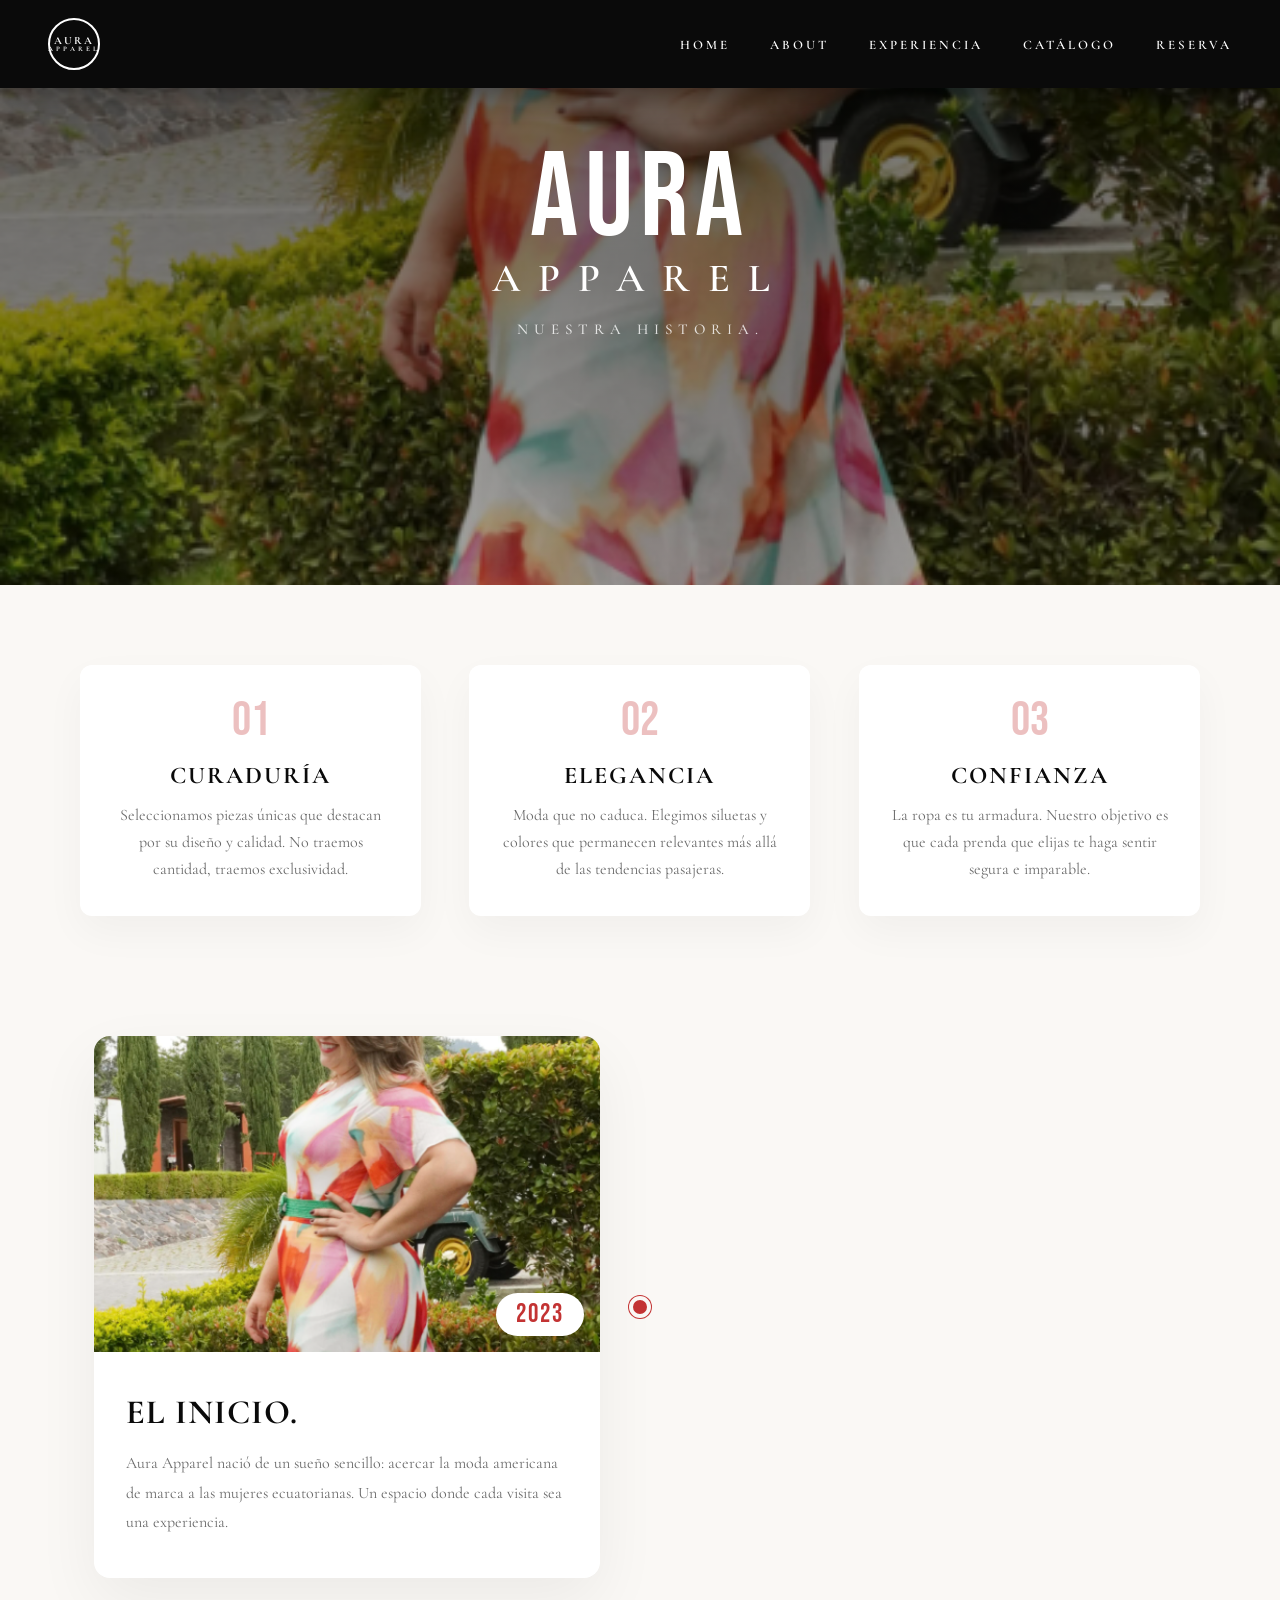
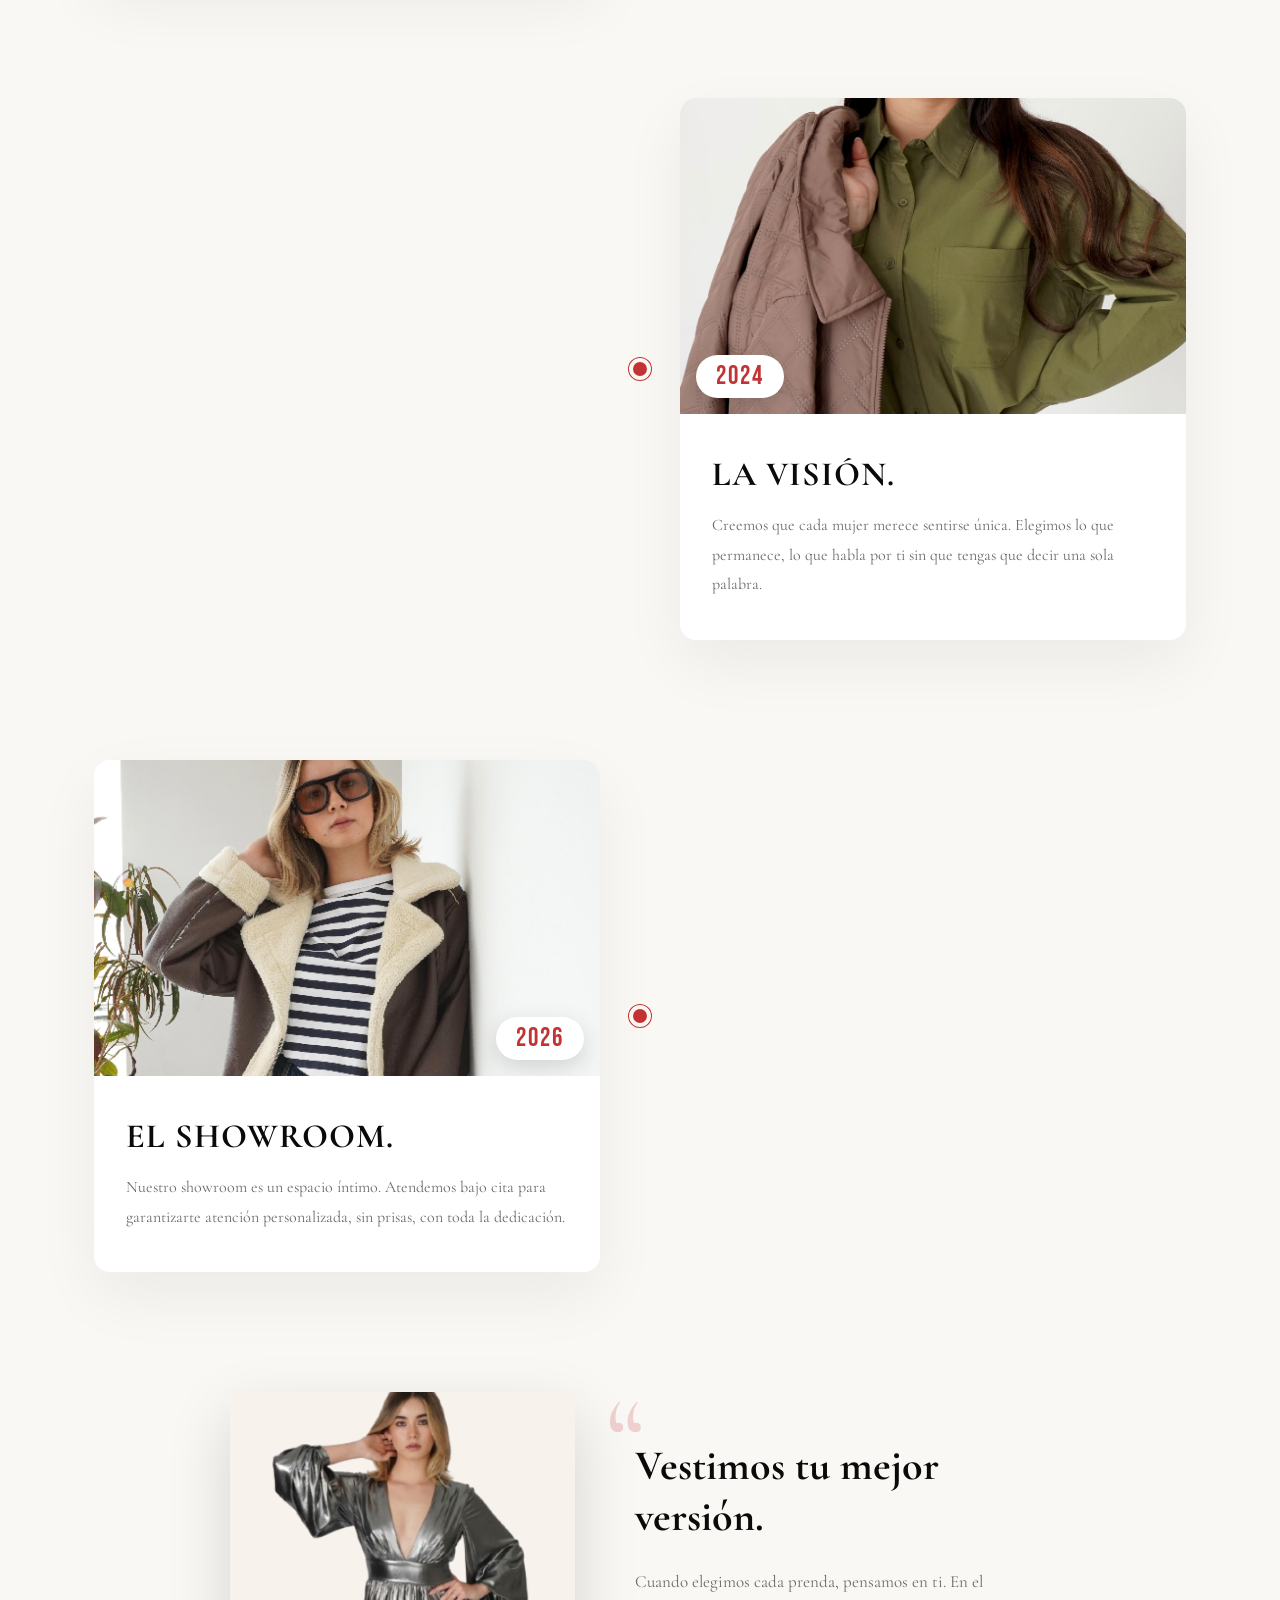
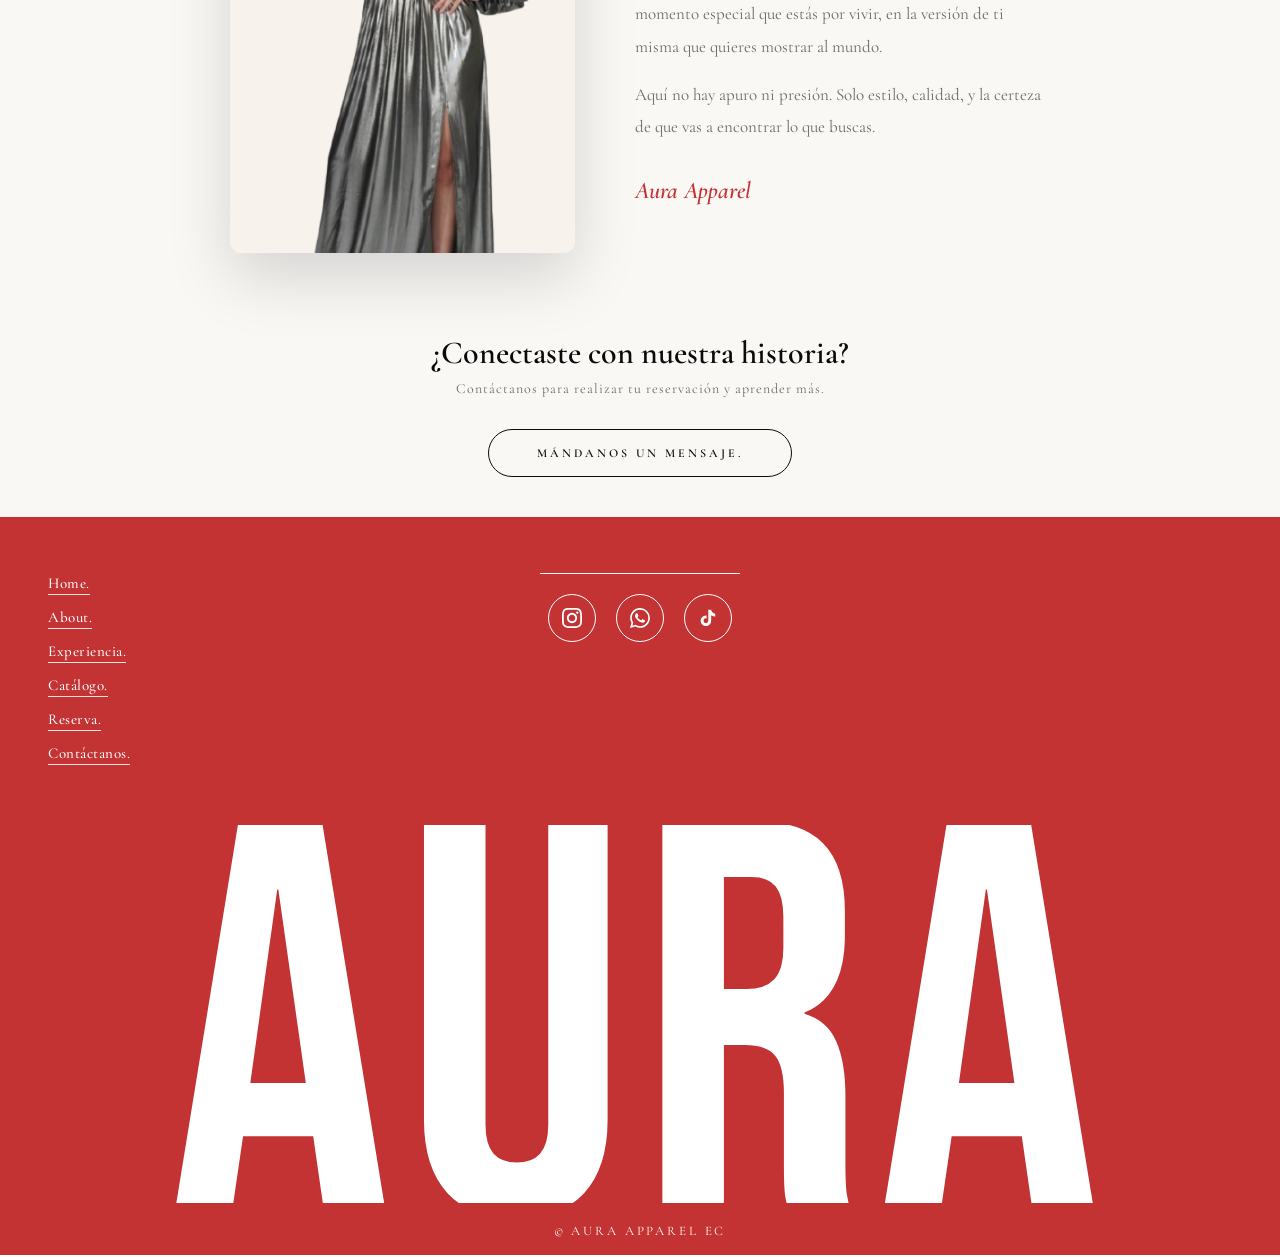
<file: about.html>
<!doctype html>
<html lang="es">
  <head>
    <meta charset="UTF-8" />
    <meta name="viewport" content="width=device-width, initial-scale=1.0" />
    <title>Aura Apparel — About</title>
    <link rel="preconnect" href="https://fonts.googleapis.com" />
    <link rel="preconnect" href="https://fonts.gstatic.com" crossorigin />
    <link
      href="https://fonts.googleapis.com/css2?family=Bebas+Neue&family=Cormorant+Garamond:ital,wght@0,300;0,400;0,500;0,600;0,700;1,300;1,400&display=swap"
      rel="stylesheet"
    />
    <link rel="stylesheet" href="styles.css" />
  </head>
  <body id="page-about" class="page-inner" data-page="about">
    <nav id="navbar">
      <a href="index.html" class="nav-logo" aria-label="Inicio Aura Apparel">
        <span>AURA</span>
        <span class="sub">APPAREL</span>
      </a>
      <ul class="nav-links">
        <li><a class="nav-link" href="index.html">HOME</a></li>
        <li><a class="nav-link" href="about.html">ABOUT</a></li>
        <li><a class="nav-link" href="experiencia.html">EXPERIENCIA</a></li>
        <li><a class="nav-link" href="catalogo.html">CATÁLOGO</a></li>
        <li><a class="nav-link" href="reserva.html">RESERVA</a></li>
      </ul>
    </nav>

    <div class="about-hero">
      <img src="Images_Catalogo/historia3.png" alt="Aura Apparel Historia" class="about-hero-bg" />
      <div class="about-hero-overlay"></div>
      <div class="about-header fade-up">
        <h2>AURA<span class="about-apparel">Apparel</span></h2>
        <h3>Nuestra Historia.</h3>
      </div>
    </div>

    <section id="about-content">
      <div class="philosophy-section">
        <div class="phil-grid">
          <div class="phil-item fade-up" style="transition-delay: 0.1s">
            <span class="phil-num">01</span>
            <h4>Curaduría</h4>
            <p>
              Seleccionamos piezas únicas que destacan por su diseño y calidad. No traemos cantidad, traemos
              exclusividad.
            </p>
          </div>
          <div class="phil-item fade-up" style="transition-delay: 0.25s">
            <span class="phil-num">02</span>
            <h4>Elegancia</h4>
            <p>
              Moda que no caduca. Elegimos siluetas y colores que permanecen relevantes más allá de las tendencias
              pasajeras.
            </p>
          </div>
          <div class="phil-item fade-up" style="transition-delay: 0.4s">
            <span class="phil-num">03</span>
            <h4>Confianza</h4>
            <p>
              La ropa es tu armadura. Nuestro objetivo es que cada prenda que elijas te haga sentir segura e imparable.
            </p>
          </div>
        </div>
      </div>

      <div class="timeline">
        <div class="timeline-line" id="timelineLine"></div>

        <div class="timeline-item left">
          <div class="tl-content">
            <div class="tl-card">
              <div class="tl-img-frame">
                <img src="Images_Catalogo/historia3.png" alt="El inicio" style="object-position: center 30%" />
                <span class="tl-year">2023</span>
              </div>
              <div class="tl-text">
                <h4>El inicio.</h4>
                <p>
                  Aura Apparel nació de un sueño sencillo: acercar la moda americana de marca a las mujeres
                  ecuatorianas. Un espacio donde cada visita sea una experiencia.
                </p>
              </div>
            </div>
          </div>
          <div class="tl-dot"><div class="tl-dot-inner"></div></div>
          <div class="tl-empty"></div>
        </div>

        <div class="timeline-item right">
          <div class="tl-empty"></div>
          <div class="tl-dot"><div class="tl-dot-inner"></div></div>
          <div class="tl-content">
            <div class="tl-card">
              <div class="tl-img-frame">
                <img src="Images_Catalogo/historia1.png" alt="La visión Aura" style="object-position: center 40%" />
                <span class="tl-year">2024</span>
              </div>
              <div class="tl-text">
                <h4>La visión.</h4>
                <p>
                  Creemos que cada mujer merece sentirse única. Elegimos lo que permanece, lo que habla por ti sin que
                  tengas que decir una sola palabra.
                </p>
              </div>
            </div>
          </div>
        </div>

        <div class="timeline-item left">
          <div class="tl-content">
            <div class="tl-card">
              <div class="tl-img-frame">
                <img src="Images_Catalogo/historia2.png" alt="El showroom" style="object-position: center 25%" />
                <span class="tl-year">2026</span>
              </div>
              <div class="tl-text">
                <h4>El showroom.</h4>
                <p>
                  Nuestro showroom es un espacio íntimo. Atendemos bajo cita para garantizarte atención personalizada,
                  sin prisas, con toda la dedicación.
                </p>
              </div>
            </div>
          </div>
          <div class="tl-dot"><div class="tl-dot-inner"></div></div>
          <div class="tl-empty"></div>
        </div>
      </div>

      <div class="personal-msg fade-up" id="personalMsg">
        <img src="Images_Catalogo/rafaBombon.png" alt="Mensaje personal" />
        <div class="personal-msg-text">
          <span class="quote-mark">“</span>
          <h3>Vestimos tu mejor versión.</h3>
          <p>
            Cuando elegimos cada prenda, pensamos en ti. En el momento especial que estás por vivir, en la versión de ti
            misma que quieres mostrar al mundo.
          </p>
          <p>Aquí no hay apuro ni presión. Solo estilo, calidad, y la certeza de que vas a encontrar lo que buscas.</p>
          <div class="signature">Aura Apparel</div>
        </div>
      </div>

      <div class="cta-centered fade-up">
        <h3>¿Conectaste con nuestra historia?</h3>
        <p>Contáctanos para realizar tu reservación y aprender más.</p>
        <a class="btn-outline" href="reserva.html">MÁNDANOS UN MENSAJE.</a>
      </div>
    </section>

    <footer class="site-footer">
      <div class="footer-row-top">
        <ul class="footer-nav">
          <li><a href="index.html">Home.</a></li>
          <li><a href="about.html">About.</a></li>
          <li><a href="experiencia.html">Experiencia.</a></li>
          <li><a href="catalogo.html">Catálogo.</a></li>
          <li><a href="reserva.html">Reserva.</a></li>
          <li><a href="#" data-social="whatsapp">Contáctanos.</a></li>
        </ul>

        <div class="footer-social-column">
          <div class="footer-rule"></div>
          <div class="footer-socials">
            <a class="footer-social" href="#" data-social="instagram" aria-label="Instagram">
              <svg viewBox="0 0 24 24" width="20" height="20" fill="currentColor">
                <path
                  d="M12 2.163c3.204 0 3.584.012 4.85.07 3.252.148 4.771 1.691 4.919 4.919.058 1.265.069 1.645.069 4.849 0 3.205-.012 3.584-.069 4.849-.149 3.225-1.664 4.771-4.919 4.919-1.266.058-1.644.07-4.85.07-3.204 0-3.584-.012-4.849-.07-3.26-.149-4.771-1.699-4.919-4.92-.058-1.265-.07-1.644-.07-4.849 0-3.204.013-3.583.07-4.849.149-3.227 1.664-4.771 4.919-4.919 1.266-.057 1.645-.069 4.849-.069zm0-2.163c-3.259 0-3.667.014-4.947.072-4.358.2-6.78 2.618-6.98 6.98-.059 1.281-.073 1.689-.073 4.948 0 3.259.014 3.668.072 4.948.2 4.358 2.618 6.78 6.98 6.98 1.281.058 1.689.072 4.948.072 3.259 0 3.668-.014 4.948-.072 4.354-.2 6.782-2.618 6.979-6.98.059-1.28.073-1.689.073-4.948 0-3.259-.014-3.667-.072-4.947-.196-4.354-2.617-6.78-6.979-6.98-1.281-.059-1.69-.073-4.949-.073zm0 5.838c-3.403 0-6.162 2.759-6.162 6.162s2.759 6.163 6.162 6.163 6.162-2.759 6.162-6.163c0-3.403-2.759-6.162-6.162-6.162zm0 10.162c-2.209 0-4-1.79-4-4 0-2.209 1.791-4 4-4s4 1.791 4 4c0 2.21-1.791 4-4 4zm6.406-11.845c-.796 0-1.441.645-1.441 1.44s.645 1.44 1.441 1.44c.795 0 1.439-.645 1.439-1.44s-.644-1.44-1.439-1.44z"
                />
              </svg>
            </a>
            <a class="footer-social" href="#" data-social="whatsapp" aria-label="WhatsApp">
              <svg viewBox="0 0 24 24" width="20" height="20" fill="currentColor">
                <path
                  d="M17.472 14.382c-.297-.149-1.758-.867-2.03-.967-.273-.099-.471-.148-.67.15-.197.297-.767.966-.94 1.164-.173.199-.347.223-.644.075-.297-.15-1.255-.463-2.39-1.475-.883-.788-1.48-1.761-1.653-2.059-.173-.297-.018-.458.13-.606.134-.133.298-.347.446-.52.149-.174.198-.298.298-.497.099-.198.05-.371-.025-.52-.075-.149-.669-1.612-.916-2.207-.242-.579-.487-.5-.669-.51-.173-.008-.371-.01-.57-.01-.198 0-.52.074-.792.372-.272.297-1.04 1.016-1.04 2.479 0 1.462 1.065 2.875 1.213 3.074.149.198 2.096 3.2 5.077 4.487.709.306 1.262.489 1.694.625.712.227 1.36.195 1.871.118.571-.085 1.758-.719 2.006-1.413.248-.694.248-1.289.173-1.413-.074-.124-.272-.198-.57-.347m-5.421 7.403h-.004a9.87 9.87 0 01-5.031-1.378l-.361-.214-3.741.982.998-3.648-.235-.374a9.86 9.86 0 01-1.51-5.26c.001-5.45 4.436-9.884 9.888-9.884 2.64 0 5.122 1.03 6.988 2.898a9.825 9.825 0 012.893 6.994c-.003 5.45-4.437 9.884-9.885 9.884m8.413-18.297A11.815 11.815 0 0012.05 0C5.495 0 .16 5.335.157 11.892c0 2.096.547 4.142 1.588 5.945L.057 24l6.305-1.654a11.882 11.882 0 005.683 1.448h.005c6.554 0 11.89-5.335 11.893-11.893a11.821 11.821 0 00-3.48-8.413z"
                />
              </svg>
            </a>
            <a class="footer-social" href="#" data-social="tiktok" aria-label="TikTok">
              <svg viewBox="0 0 24 24" width="20" height="20" fill="currentColor">
                <path
                  d="M19.59 6.69a4.83 4.83 0 01-3.77-4.25V2h-3.45v13.67a2.89 2.89 0 01-2.88 2.5 2.89 2.89 0 01-2.89-2.89 2.89 2.89 0 012.89-2.89c.28 0 .54.04.79.1V9.01a6.33 6.33 0 00-.79-.05 6.34 6.34 0 00-6.34 6.34 6.34 6.34 0 006.34 6.34 6.34 6.34 0 006.33-6.34V8.73a8.22 8.22 0 004.84 1.56V6.84a4.85 4.85 0 01-1.07-.15z"
                />
              </svg>
            </a>
          </div>
        </div>
        <div class="footer-row-spacer"></div>
      </div>

      <div class="footer-big-wrap">
        <p class="footer-big">AURA</p>
      </div>
      <p class="footer-copy">© Aura Apparel EC</p>
      <div class="footer-edge-line" aria-hidden="true"></div>
    </footer>

    <script src="script.js"></script>
  </body>
</html>
</file>
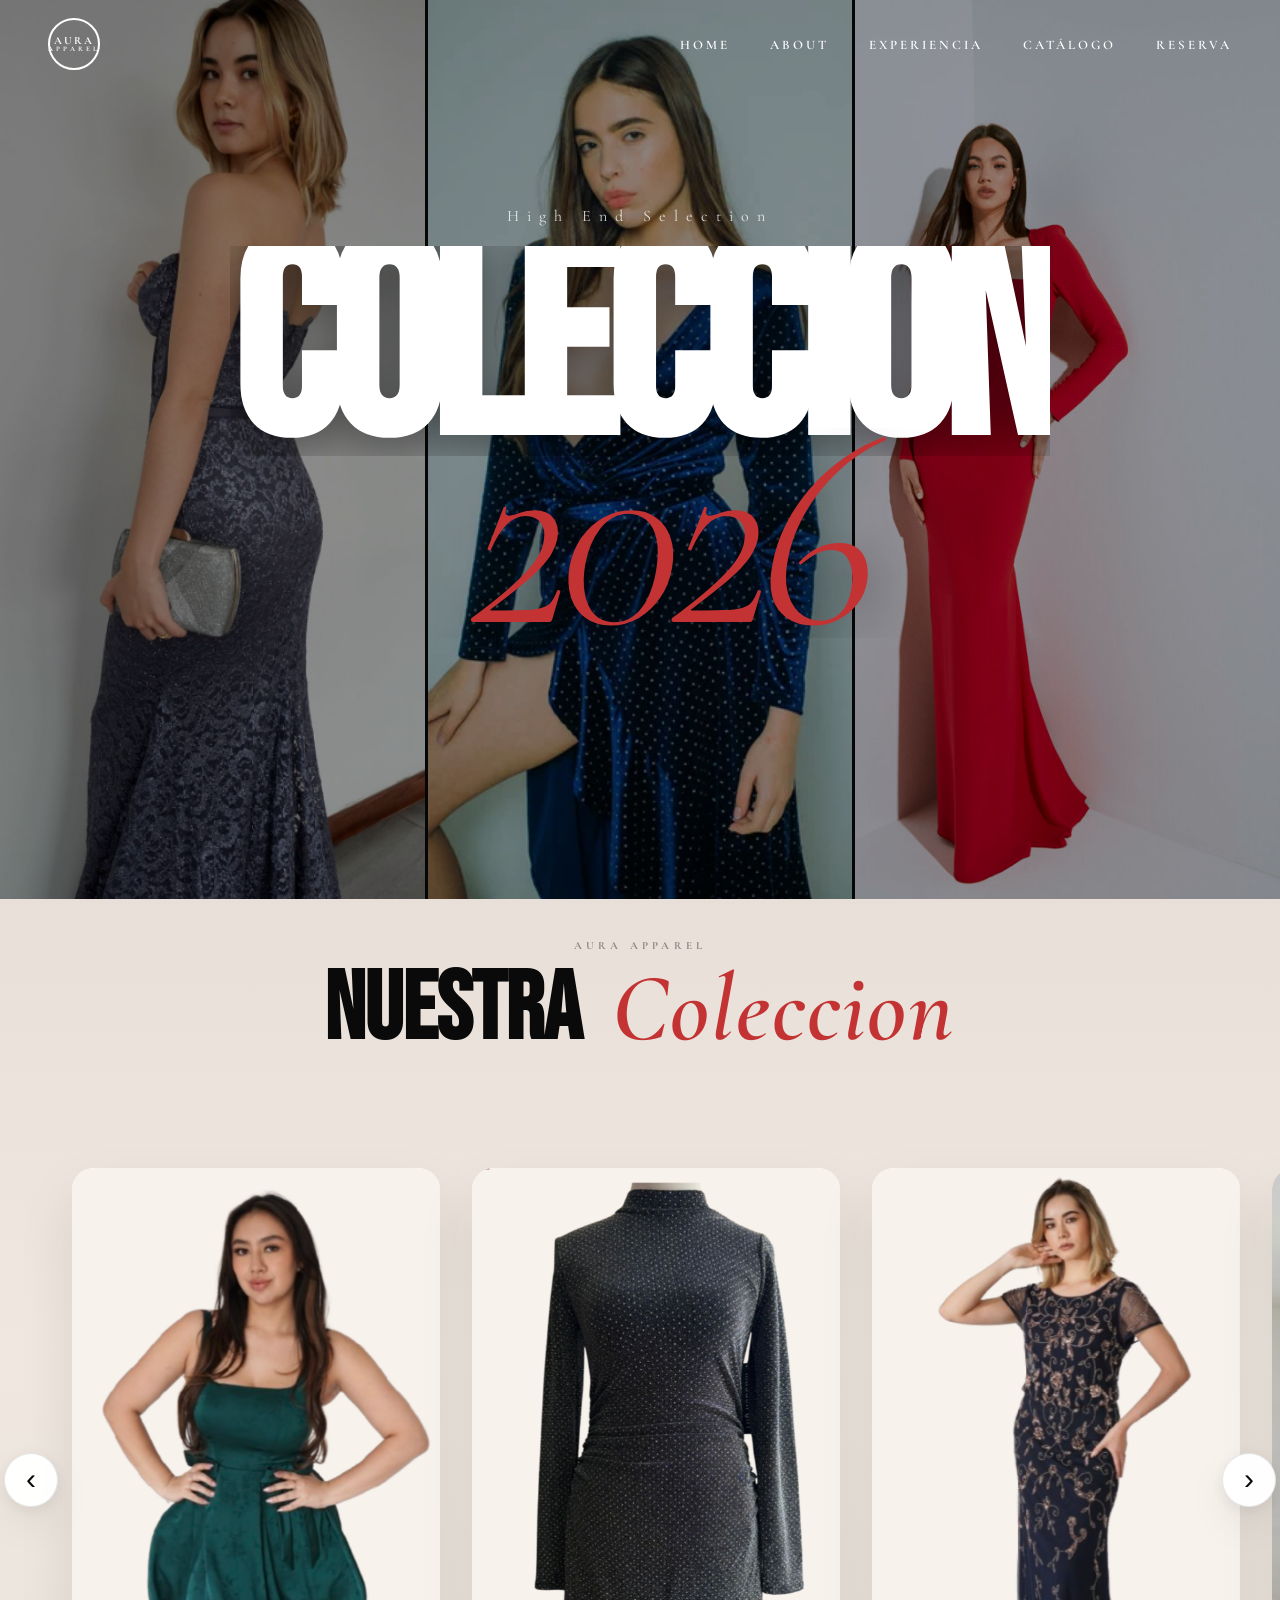
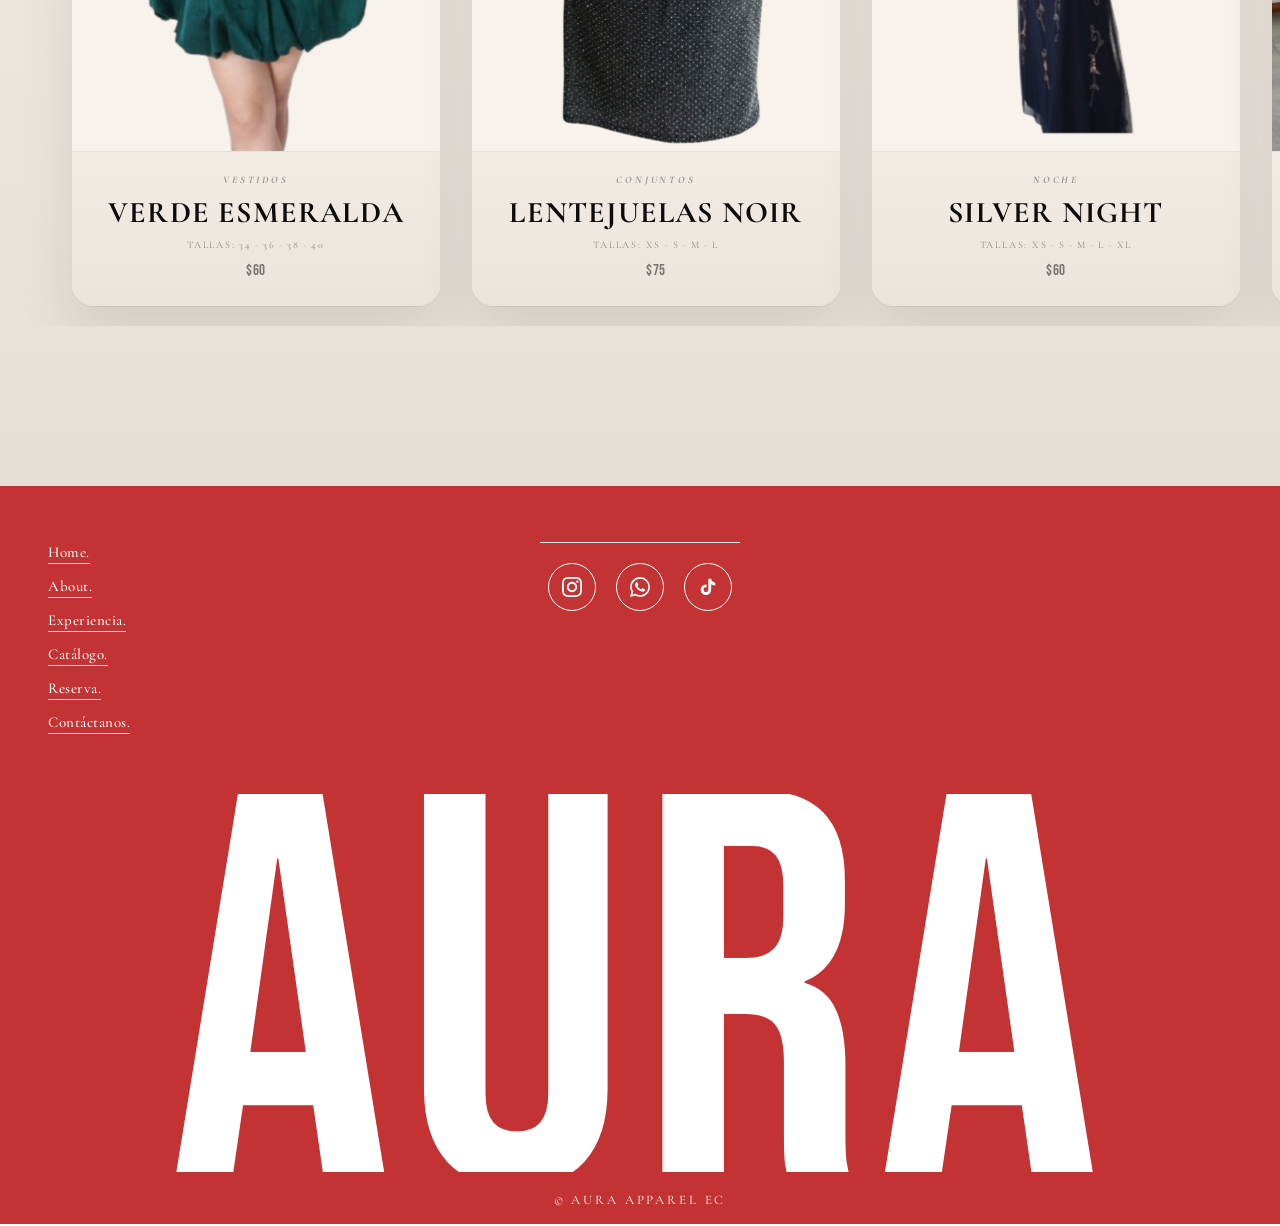
<file: catalogo.html>
<!doctype html>
<html lang="es">
  <head>
    <meta charset="UTF-8" />
    <meta name="viewport" content="width=device-width, initial-scale=1.0" />
    <title>Aura Apparel — Nuestra Colección</title>
    <link rel="preconnect" href="https://fonts.googleapis.com" />
    <link rel="preconnect" href="https://fonts.gstatic.com" crossorigin />
    <link
      href="https://fonts.googleapis.com/css2?family=Bebas+Neue&family=Cormorant+Garamond:ital,wght@0,300;0,400;0,600;0,700;1,300;1,400&display=swap"
      rel="stylesheet"
    />
    <link rel="stylesheet" href="styles.css" />
  </head>
  <body id="page-catalogo" class="page-inner" data-page="catalogo">
    <nav id="navbar">
      <a href="index.html" class="nav-logo"><span>AURA</span><span class="sub">APPAREL</span></a>
      <ul class="nav-links">
        <li><a class="nav-link" href="index.html">HOME</a></li>
        <li><a class="nav-link" href="about.html">ABOUT</a></li>
        <li><a class="nav-link" href="experiencia.html">EXPERIENCIA</a></li>
        <li><a class="nav-link" href="catalogo.html">CATÁLOGO</a></li>
        <li><a class="nav-link" href="reserva.html">RESERVA</a></li>
      </ul>
    </nav>

    <a href="reserva.html" class="floating-agenda-btn">
      <div class="btn-aura-pill">
        <span class="dot-live"></span>
      </div>
    </a>

    <section id="catalogo">
      <header class="catalog-massive-header catalog-hero-landing">
        <div class="catalog-hero-bg" aria-hidden="true">
          <div class="hero-grid catalog-hero-grid">
            <div class="hero-img-wrap">
              <img src="Images_Catalogo/rafahermosa.png" alt="" />
            </div>
            <div class="hero-img-wrap">
              <img src="modelo1.jpg" alt="" style="object-position: center" />
            </div>
            <div class="hero-img-wrap">
              <img src="modelo3.jpeg" alt="" style="object-position: right center" />
            </div>
          </div>
          <div class="header-video-overlay"></div>
        </div>
        <div class="header-reveal-wrap">
          <p class="catalog-kicker fade-up">High End Selection</p>
          <h1 class="catalog-main-title"><span class="line-1">COLECCIÓN</span><span class="line-2">2026</span></h1>
        </div>
        <div class="catalog-controls fade-up">
          <div class="view-toggle"></div>
        </div>
      </header>

      <div class="catalog-showcase-shell">
        <header class="catalog-collection-head scroll-reveal" aria-labelledby="cat-collection-title">
          <p class="catalog-collection-eyebrow">Aura Apparel</p>
          <h2 id="cat-collection-title" class="catalog-collection-title">
            <span class="catalog-collection-title__word">Nuestra</span>
            <span class="catalog-collection-title__word catalog-collection-title__word--accent">Coleccion</span>
          </h2>
        </header>

        <div id="catCarousel" class="cat-carousel active">
          <div class="carousel-outer catalog-showcase-outer">
            <button type="button" class="cat-nav-arrow cat-nav-arrow--prev" id="carouselPrev" aria-label="Anterior">
              <span class="cat-nav-glyph" aria-hidden="true">‹</span>
            </button>
            <div class="carousel-track" id="carouselTrack"></div>
            <button type="button" class="cat-nav-arrow cat-nav-arrow--next" id="carouselNext" aria-label="Siguiente">
              <span class="cat-nav-glyph" aria-hidden="true">›</span>
            </button>
          </div>
        </div>
      </div>
    </section>

    <footer class="site-footer">
      <div class="footer-row-top">
        <ul class="footer-nav">
          <li><a href="index.html">Home.</a></li>
          <li><a href="about.html">About.</a></li>
          <li><a href="experiencia.html">Experiencia.</a></li>
          <li><a href="catalogo.html">Catálogo.</a></li>
          <li><a href="reserva.html">Reserva.</a></li>
          <li><a href="#" data-social="whatsapp">Contáctanos.</a></li>
        </ul>

        <div class="footer-social-column">
          <div class="footer-rule"></div>
          <div class="footer-socials">
            <a class="footer-social" href="#" data-social="instagram" aria-label="Instagram">
              <svg viewBox="0 0 24 24" width="20" height="20" fill="currentColor">
                <path
                  d="M12 2.163c3.204 0 3.584.012 4.85.07 3.252.148 4.771 1.691 4.919 4.919.058 1.265.069 1.645.069 4.849 0 3.205-.012 3.584-.069 4.849-.149 3.225-1.664 4.771-4.919 4.919-1.266.058-1.644.07-4.85.07-3.204 0-3.584-.012-4.849-.07-3.26-.149-4.771-1.699-4.919-4.92-.058-1.265-.07-1.644-.07-4.849 0-3.204.013-3.583.07-4.849.149-3.227 1.664-4.771 4.919-4.919 1.266-.057 1.645-.069 4.849-.069zm0-2.163c-3.259 0-3.667.014-4.947.072-4.358.2-6.78 2.618-6.98 6.98-.059 1.281-.073 1.689-.073 4.948 0 3.259.014 3.668.072 4.948.2 4.358 2.618 6.78 6.98 6.98 1.281.058 1.689.072 4.948.072 3.259 0 3.668-.014 4.948-.072 4.354-.2 6.782-2.618 6.979-6.98.059-1.28.073-1.689.073-4.948 0-3.259-.014-3.667-.072-4.947-.196-4.354-2.617-6.78-6.979-6.98-1.281-.059-1.69-.073-4.949-.073zm0 5.838c-3.403 0-6.162 2.759-6.162 6.162s2.759 6.163 6.162 6.163 6.162-2.759 6.162-6.163c0-3.403-2.759-6.162-6.162-6.162zm0 10.162c-2.209 0-4-1.79-4-4 0-2.209 1.791-4 4-4s4 1.791 4 4c0 2.21-1.791 4-4 4zm6.406-11.845c-.796 0-1.441.645-1.441 1.44s.645 1.44 1.441 1.44c.795 0 1.439-.645 1.439-1.44s-.644-1.44-1.439-1.44z"
                />
              </svg>
            </a>
            <a class="footer-social" href="#" data-social="whatsapp" aria-label="WhatsApp">
              <svg viewBox="0 0 24 24" width="20" height="20" fill="currentColor">
                <path
                  d="M17.472 14.382c-.297-.149-1.758-.867-2.03-.967-.273-.099-.471-.148-.67.15-.197.297-.767.966-.94 1.164-.173.199-.347.223-.644.075-.297-.15-1.255-.463-2.39-1.475-.883-.788-1.48-1.761-1.653-2.059-.173-.297-.018-.458.13-.606.134-.133.298-.347.446-.52.149-.174.198-.298.298-.497.099-.198.05-.371-.025-.52-.075-.149-.669-1.612-.916-2.207-.242-.579-.487-.5-.669-.51-.173-.008-.371-.01-.57-.01-.198 0-.52.074-.792.372-.272.297-1.04 1.016-1.04 2.479 0 1.462 1.065 2.875 1.213 3.074.149.198 2.096 3.2 5.077 4.487.709.306 1.262.489 1.694.625.712.227 1.36.195 1.871.118.571-.085 1.758-.719 2.006-1.413.248-.694.248-1.289.173-1.413-.074-.124-.272-.198-.57-.347m-5.421 7.403h-.004a9.87 9.87 0 01-5.031-1.378l-.361-.214-3.741.982.998-3.648-.235-.374a9.86 9.86 0 01-1.51-5.26c.001-5.45 4.436-9.884 9.888-9.884 2.64 0 5.122 1.03 6.988 2.898a9.825 9.825 0 012.893 6.994c-.003 5.45-4.437 9.884-9.885 9.884m8.413-18.297A11.815 11.815 0 0012.05 0C5.495 0 .16 5.335.157 11.892c0 2.096.547 4.142 1.588 5.945L.057 24l6.305-1.654a11.882 11.882 0 005.683 1.448h.005c6.554 0 11.89-5.335 11.893-11.893a11.821 11.821 0 00-3.48-8.413z"
                />
              </svg>
            </a>
            <a class="footer-social" href="#" data-social="tiktok" aria-label="TikTok">
              <svg viewBox="0 0 24 24" width="20" height="20" fill="currentColor">
                <path
                  d="M19.59 6.69a4.83 4.83 0 01-3.77-4.25V2h-3.45v13.67a2.89 2.89 0 01-2.88 2.5 2.89 2.89 0 01-2.89-2.89 2.89 2.89 0 012.89-2.89c.28 0 .54.04.79.1V9.01a6.33 6.33 0 00-.79-.05 6.34 6.34 0 00-6.34 6.34 6.34 6.34 0 006.34 6.34 6.34 6.34 0 006.33-6.34V8.73a8.22 8.22 0 004.84 1.56V6.84a4.85 4.85 0 01-1.07-.15z"
                />
              </svg>
            </a>
          </div>
        </div>
        <div class="footer-row-spacer"></div>
      </div>

      <div class="footer-big-wrap">
        <p class="footer-big">AURA</p>
      </div>
      <p class="footer-copy">© Aura Apparel EC</p>
      <div class="footer-edge-line" aria-hidden="true"></div>
    </footer>
    <script src="script.js"></script>
  </body>
</html>
</file>
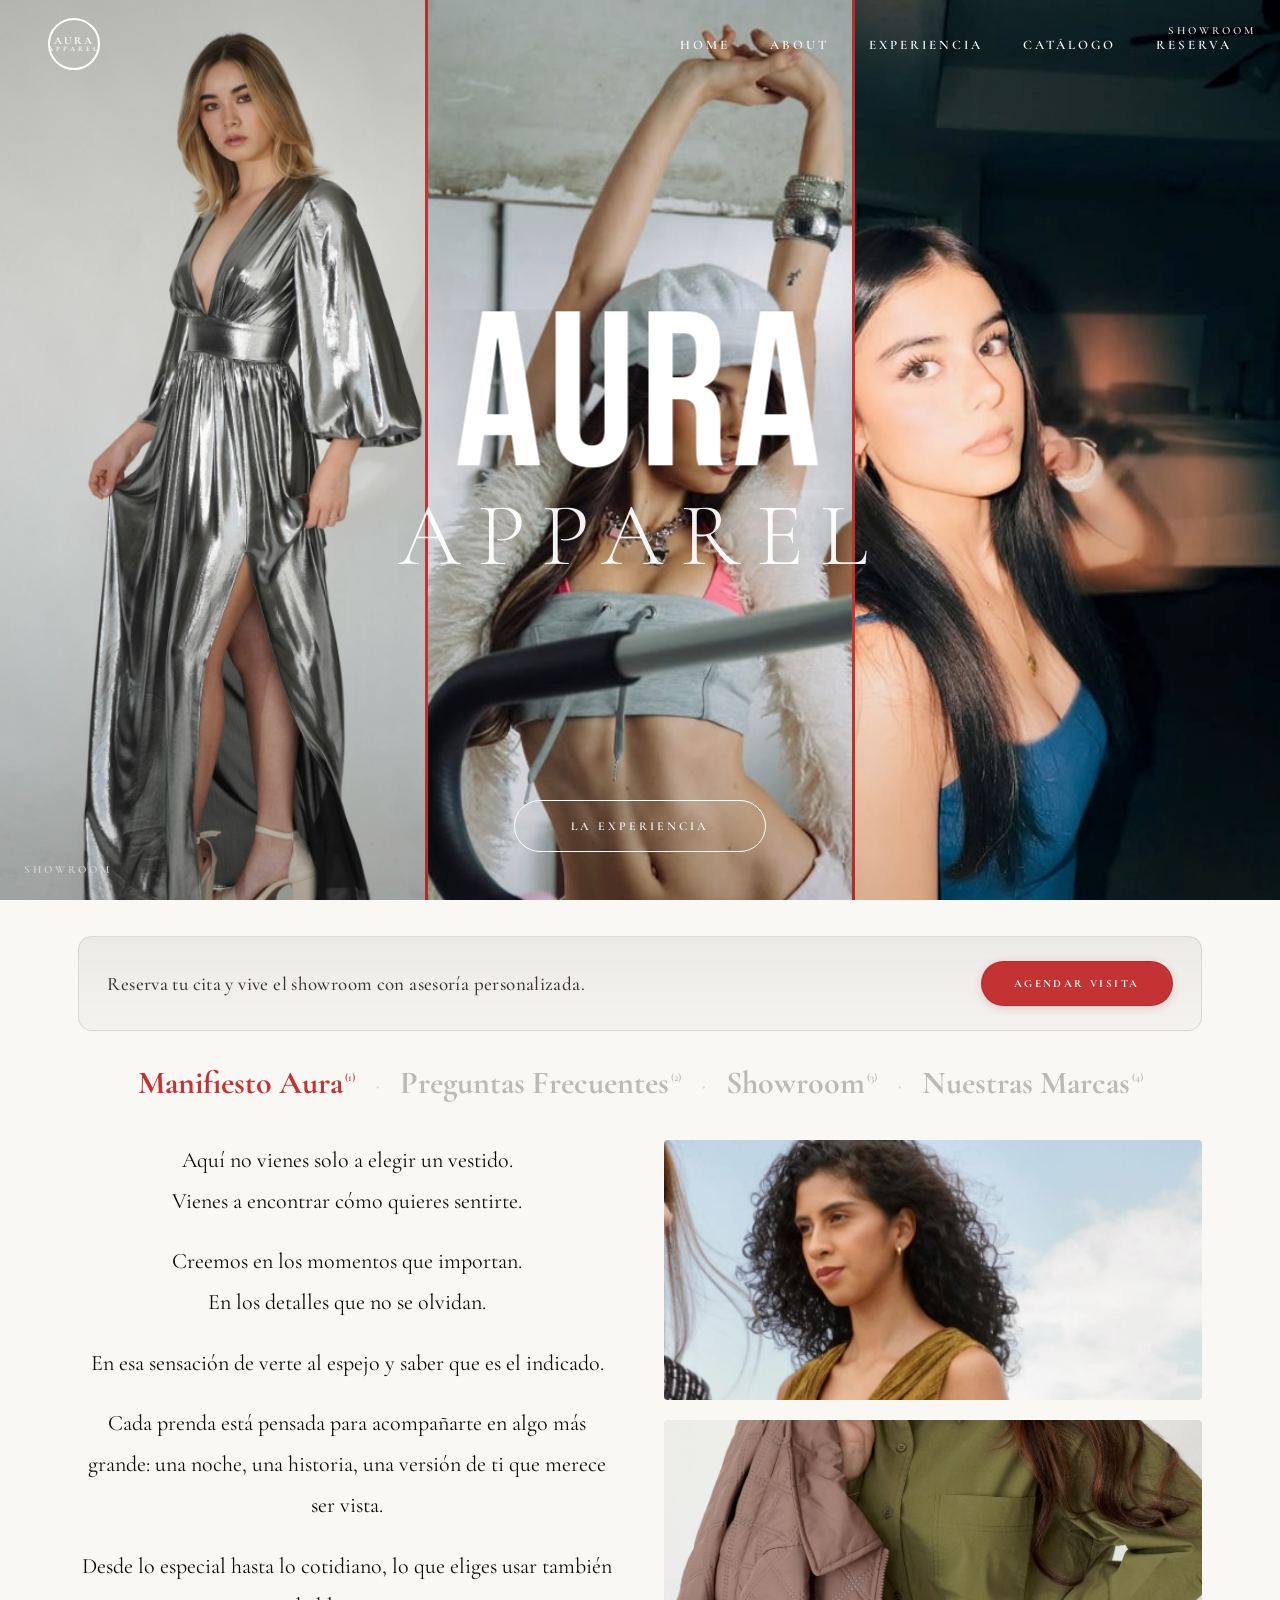
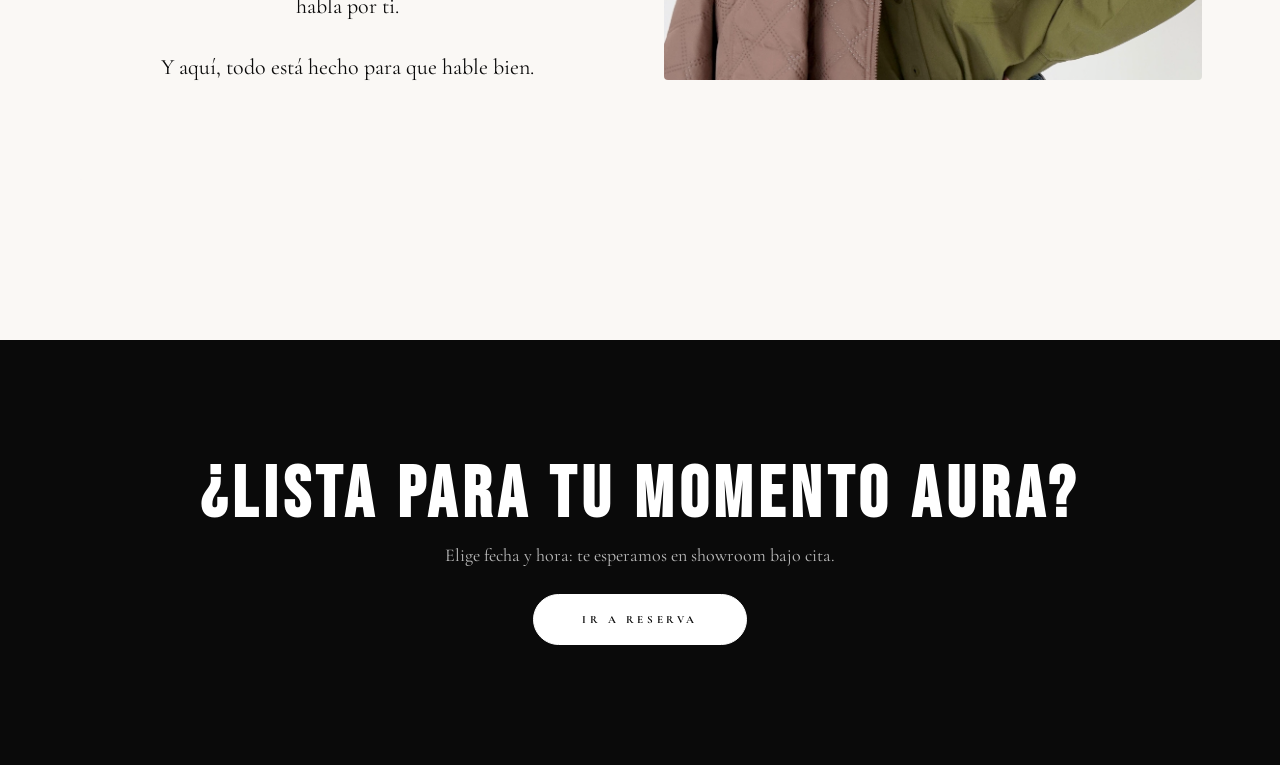
<file: experiencia.html>
<!doctype html>
<html lang="es">
  <head>
    <meta charset="UTF-8" />
    <meta name="viewport" content="width=device-width, initial-scale=1.0" />
    <title>Aura Apparel — Experiencia</title>
    <link rel="preconnect" href="https://fonts.googleapis.com" />
    <link rel="preconnect" href="https://fonts.gstatic.com" crossorigin />
    <link
      href="https://fonts.googleapis.com/css2?family=Bebas+Neue&family=Cormorant+Garamond:ital,wght@0,300;0,400;0,500;0,600;0,700;1,300;1,400&display=swap"
      rel="stylesheet"
    />
    <link rel="stylesheet" href="styles.css" />
  </head>
  <body id="page-experiencia" class="page-experiencia page-inner" data-page="experiencia">
    <nav id="navbar">
      <a href="index.html" class="nav-logo" aria-label="Inicio Aura Apparel">
        <span>AURA</span>
        <span class="sub">APPAREL</span>
      </a>
      <ul class="nav-links">
        <li><a class="nav-link" href="index.html">HOME</a></li>
        <li><a class="nav-link" href="about.html">ABOUT</a></li>
        <li><a class="nav-link" href="experiencia.html">EXPERIENCIA</a></li>
        <li><a class="nav-link" href="catalogo.html">CATÁLOGO</a></li>
        <li><a class="nav-link" href="reserva.html">RESERVA</a></li>
      </ul>
    </nav>

    <section id="landing">
      <div class="hero-grid">
        <div class="hero-img-wrap">
          <img src="Images_Catalogo/rafalindota.png" alt="Aura Apparel" />
          <span class="hero-badge">SHOWROOM</span>
        </div>
        <div class="hero-img-wrap">
          <img src="marlucas.jpg" alt="Aura Apparel" style="object-position: center" />
        </div>
        <div class="hero-img-wrap">
          <img src="heather3.jpg" alt="Aura Apparel" style="object-position: right center" />
          <span class="hero-badge-tr">SHOWROOM</span>
        </div>
      </div>
      <div class="hero-title" id="heroTitleExp">
        <h1>AURA</h1>
        <h2>APPAREL</h2>
      </div>
      <a class="btn-red btn-la-experiencia-fija" href="#experiencia" id="btnLaExperiencia">LA EXPERIENCIA</a>
    </section>

    <section id="experiencia">
      <div id="exp-content" class="exp-interactive">
        <div class="exp-inline-cta">
          <p class="exp-inline-cta-text">Reserva tu cita y vive el showroom con asesoría personalizada.</p>
          <a class="btn-exp-solid" href="reserva.html">Agendar visita</a>
        </div>
        <div class="exp-tab-bar" role="tablist" aria-label="Secciones de experiencia">
          <button type="button" class="exp-trigger" data-panel="manifiesto" id="tab-manifiesto">
            Manifiesto Aura<sup>(1)</sup>
          </button>
          <span class="exp-sep">·</span>
          <button type="button" class="exp-trigger" data-panel="faq" id="tab-faq">
            Preguntas Frecuentes<sup>(2)</sup>
          </button>
          <span class="exp-sep">·</span>
          <button type="button" class="exp-trigger" data-panel="showroom" id="tab-showroom">
            Showroom<sup>(3)</sup>
          </button>
          <span class="exp-sep">·</span>
          <button type="button" class="exp-trigger" data-panel="marcas" id="tab-marcas">
            Nuestras Marcas<sup>(4)</sup>
          </button>
        </div>

        <div class="exp-stage" id="expStage">
          <div class="exp-panel" id="expPanelManifiesto">
            <div class="manifiesto-grid">
              <div class="manifiesto-text">
                <p data-reveal>
                  Aquí no vienes solo a elegir un vestido.<br />Vienes a encontrar cómo quieres sentirte.
                </p>
                <p data-reveal>Creemos en los momentos que importan.<br />En los detalles que no se olvidan.</p>
                <p data-reveal>En esa sensación de verte al espejo y saber que es el indicado.</p>
                <p data-reveal>
                  Cada prenda está pensada para acompañarte en algo más grande: una noche, una historia, una versión de
                  ti que merece ser vista.
                </p>
                <p data-reveal>Desde lo especial hasta lo cotidiano, lo que eliges usar también habla por ti.</p>
                <p data-reveal>Y aquí, todo está hecho para que hable bien.</p>
              </div>
              <div class="manifiesto-imgs">
                <img src="Images_Catalogo/manifiestoImg.png" alt="Manifiesto 1" style="object-position: top" />
                <img src="Images_Catalogo/historia1.png" alt="Manifiesto 2" style="object-position: center" />
              </div>
            </div>
          </div>

          <div class="exp-panel" id="expPanelFaq">
            <div class="faq-list">
              <div class="faq-item faq-static">
                <div class="faq-header">
                  <h4>¿Cómo funciona el showroom bajo cita?</h4>
                  <span class="faq-toggle" aria-hidden="true">&#8964;</span>
                </div>
                <div class="faq-body">
                  <p>
                    Nuestro showroom funciona exclusivamente con citas previas para brindarte atención personalizada.
                    Puedes agendar tu cita a través de nuestra página web o WhatsApp, eligiendo el día y hora que mejor
                    te convenga.
                  </p>
                </div>
              </div>
              <div class="faq-item faq-static">
                <div class="faq-header">
                  <h4>¿Realizan envíos a todo Ecuador?</h4>
                  <span class="faq-toggle" aria-hidden="true">&#8964;</span>
                </div>
                <div class="faq-body">
                  <p>
                    Sí, realizamos envíos a todo el Ecuador. Los tiempos de entrega varían según la ciudad. Para más
                    información sobre costos y tiempos de envío, contáctanos por WhatsApp.
                  </p>
                </div>
              </div>
              <div class="faq-item faq-static">
                <div class="faq-header">
                  <h4>¿Qué marcas manejan en el showroom?</h4>
                  <span class="faq-toggle" aria-hidden="true">&#8964;</span>
                </div>
                <div class="faq-body">
                  <p>
                    Trabajamos con marcas americanas reconocidas como Tahari, Calvin Klein, Karl Lagerfeld y Zara, entre
                    otras. Constantemente renovamos nuestro inventario para traerte las mejores opciones.
                  </p>
                </div>
              </div>
              <div class="faq-item faq-static">
                <div class="faq-header">
                  <h4>¿Puedo ver el catálogo antes de mi cita?</h4>
                  <span class="faq-toggle" aria-hidden="true">&#8964;</span>
                </div>
                <div class="faq-body">
                  <p>
                    ¡Claro! Puedes explorar nuestro catálogo en línea para tener una idea de los estilos disponibles.
                    Sin embargo, en el showroom siempre encontrarás prendas exclusivas que no están en el catálogo
                    digital.
                  </p>
                </div>
              </div>
            </div>
          </div>

          <div class="exp-panel" id="expPanelMarcas">
            <div class="marcas-showcase marcas-era">
              <header class="marcas-intro" data-reveal>
                <span class="marcas-kicker">Selección curada</span>
                <h3 class="marcas-heading">Nuestras marcas</h3>
                <p class="marcas-lead">
                  Firmas reconocidas y piezas auténticas. Elige una firma y descubre su esencia.
                </p>
              </header>
              <div class="marcas-era-grid">
                <div class="marcas-era-visual" data-reveal>
                  <div class="marcas-frame marcas-era-frame">
                    <img id="marcasHeroImg" class="marcas-hero-img" src="taharimarca.png" alt="Showroom Aura Apparel" />
                    <div class="marcas-caption marcas-era-caption" id="marcasCaption">
                      <span class="marcas-caption-name">Tahari</span>
                      <span class="marcas-caption-tag">Elegancia contemporánea</span>
                    </div>
                    <span class="marcas-era-corner" aria-hidden="true"></span>
                  </div>
                </div>
                <div class="marcas-era-side" data-reveal>
                  <nav class="marcas-rail" id="marcasTiles" role="tablist" aria-label="Marcas">
                    <button
                      type="button"
                      class="marca-tile is-active"
                      role="tab"
                      aria-selected="true"
                      data-marca="Tahari"
                      data-tag="Elegancia contemporánea"
                      data-logo="taharimarca.png"
                      data-focus="30% 15%"
                    >
                      Tahari
                    </button>
                    <button
                      type="button"
                      class="marca-tile"
                      role="tab"
                      aria-selected="false"
                      data-marca="Calvin Klein"
                      data-tag="Esencia urbana"
                      data-logo="calvinklein.png"
                      data-focus="50% 25%"
                    >
                      Calvin Klein
                    </button>
                    <button
                      type="button"
                      class="marca-tile"
                      role="tab"
                      aria-selected="false"
                      data-marca="Karl Lagerfeld"
                      data-tag="Iconos con actitud"
                      data-logo="karllager.png"
                      data-focus="70% 20%"
                    >
                      Karl Lagerfeld
                    </button>
                    <button
                      type="button"
                      class="marca-tile"
                      role="tab"
                      aria-selected="false"
                      data-marca="Zara"
                      data-tag="Tendencia europea"
                      data-logo="zara.png"
                      data-focus="40% 40%"
                    >
                      Zara
                    </button>
                    <button
                      type="button"
                      class="marca-tile marca-tile-muted"
                      role="tab"
                      aria-selected="false"
                      data-marca="Y otras firmas"
                      data-tag="Inventario en rotación"
                      data-logo=""
                      data-focus="55% 35%"
                    >
                      Michael Kors · DKNY · Más
                    </button>
                  </nav>
                </div>
              </div>
            </div>
          </div>
        </div>
      </div>
    </section>

    <section class="exp-final-cta" aria-label="Reservar experiencia">
      <h2 class="exp-final-cta-title">¿Lista para tu momento Aura?</h2>
      <p class="exp-final-cta-lead">Elige fecha y hora: te esperamos en showroom bajo cita.</p>
      <a class="btn-exp-final" href="reserva.html">Ir a reserva</a>
    </section>

    <div id="showroomFullscreen" class="showroom-atelier" aria-hidden="true">
      <button
        type="button"
        class="showroom-atelier-backdrop"
        id="showroomBackdrop"
        aria-label="Cerrar galería"
      ></button>
      <div class="showroom-atelier-dialog" role="dialog" aria-modal="true" aria-labelledby="showroomDialogTitle">
        <button type="button" class="showroom-atelier-x" id="showroomClose" aria-label="Cerrar galería del showroom">
          Cerrar
        </button>
        <div class="showroom-atelier-grid">
          <div class="showroom-atelier-viewport">
            <div class="showroom-atelier-slides showroom-stage">
              <img
                class="showroom-slide is-on"
                data-caption="Vestido plateado con lentejuelas · look noche"
                src="show1.jpg"
                alt="Interior del showroom Aura"
                style="object-position: top center"
              />
              <img
                class="showroom-slide"
                data-caption="Interior boutique · percheros y luz natural"
                src="show2.jpg"
                alt="Percheros y luz natural"
                style="object-position: center"
              />
            </div>
            <button
              type="button"
              class="showroom-atelier-arrow showroom-atelier-arrow--prev"
              id="showroomPrev"
              aria-label="Anterior"
            >
              ‹
            </button>
            <button
              type="button"
              class="showroom-atelier-arrow showroom-atelier-arrow--next"
              id="showroomNext"
              aria-label="Siguiente"
            >
              ›
            </button>
          </div>
          <div class="showroom-atelier-aside">
            <p class="showroom-atelier-kicker">Showroom bajo cita</p>
            <h2 id="showroomDialogTitle" class="showroom-atelier-title">El espacio Aura</h2>
            <p class="showroom-caption-line showroom-atelier-line" id="showroomCaptionLine">
              Vestido plateado con lentejuelas · look noche
            </p>
            <p class="showroom-atelier-tease">
              Luces suaves, percheros curados y asesoría privada. Ideal para probarte con calma antes de decidir.
            </p>
            <a class="showroom-atelier-cta" href="reserva.html">Agendar visita</a>
            <div class="showroom-atelier-dots" id="showroomDots" aria-hidden="true">
              <span class="showroom-dot is-on"></span>
              <span class="showroom-dot"></span>
              <span class="showroom-dot"></span>
              <span class="showroom-dot"></span>
            </div>
            <p class="showroom-atelier-hint"><kbd>Esc</kbd> para salir · desliza sobre la foto</p>
          </div>
        </div>
      </div>
    </div>

    <script src="script.js"></script>
  </body>
</html>
</file>
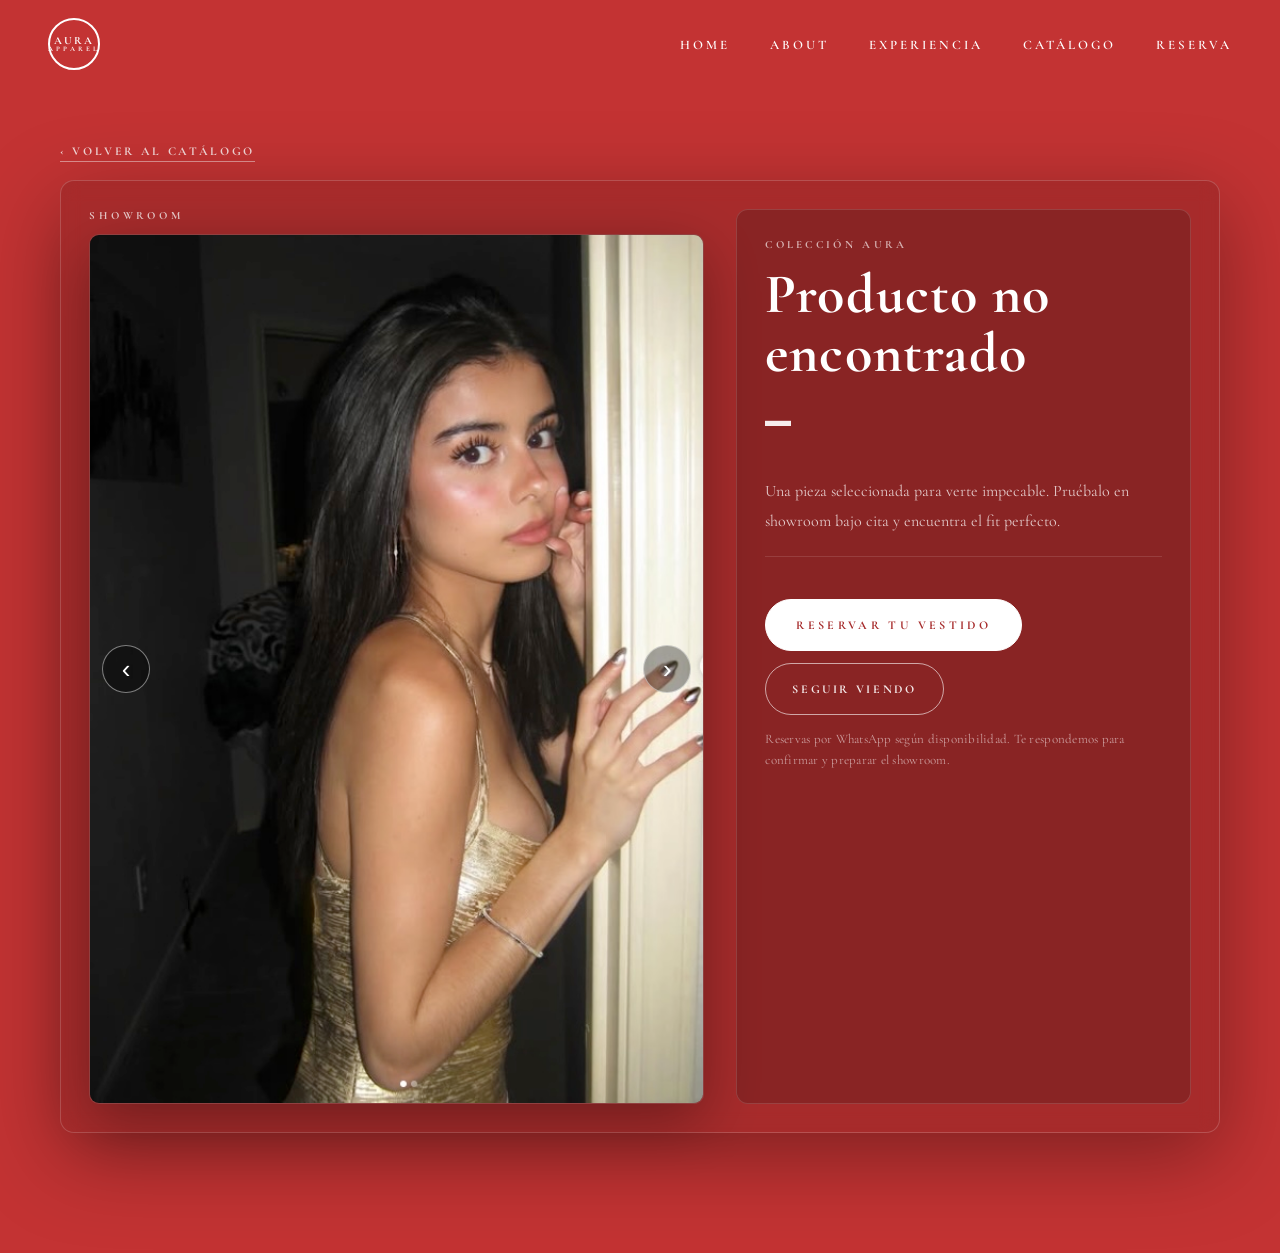
<file: producto.html>
<!doctype html>
<html lang="es">
  <head>
    <meta charset="UTF-8" />
    <meta name="viewport" content="width=device-width, initial-scale=1.0" />
    <title>Aura Apparel — Producto</title>
    <link rel="preconnect" href="https://fonts.googleapis.com" />
    <link rel="preconnect" href="https://fonts.gstatic.com" crossorigin />
    <link
      href="https://fonts.googleapis.com/css2?family=Bebas+Neue&family=Cormorant+Garamond:ital,wght@0,300;0,400;0,500;0,600;0,700;1,300;1,400&display=swap"
      rel="stylesheet"
    />
    <link rel="stylesheet" href="styles.css" />
  </head>
  <body id="page-producto" class="page-inner" data-page="producto">
    <nav id="navbar">
      <a href="index.html" class="nav-logo" aria-label="Inicio Aura Apparel">
        <span>AURA</span>
        <span class="sub">APPAREL</span>
      </a>
      <ul class="nav-links">
        <li><a class="nav-link" href="index.html">HOME</a></li>
        <li><a class="nav-link" href="about.html">ABOUT</a></li>
        <li><a class="nav-link" href="experiencia.html">EXPERIENCIA</a></li>
        <li><a class="nav-link" href="catalogo.html">CATÁLOGO</a></li>
        <li><a class="nav-link" href="reserva.html">RESERVA</a></li>
      </ul>
    </nav>

    <section id="producto">
      <div class="product-shell">
        <div class="product-breadcrumbs fade-up">
          <a class="product-back" href="catalogo.html">‹ Volver al catálogo</a>
        </div>

        <div class="product-card product-card--showroom fade-up">
          <div class="product-media product-media--showroom">
            <p class="product-showroom-tag">SHOWROOM</p>
            <div class="product-media-frame product-showroom-frame">
              <img id="productImg" src="" alt="" />
              <button
                type="button"
                class="product-img-nav product-img-nav--prev"
                id="productImgPrev"
                aria-label="Vista anterior"
              >
                ‹
              </button>
              <button
                type="button"
                class="product-img-nav product-img-nav--next"
                id="productImgNext"
                aria-label="Vista siguiente"
              >
                ›
              </button>
            </div>
          </div>

          <div class="product-info">
            <p class="product-kicker" id="productCategory">Colección Aura</p>
            <h1 class="product-title" id="productName">Producto</h1>
            <p class="product-price" id="productPrice">—</p>

            <p class="product-lead" id="productLead">
              Una pieza seleccionada para verte impecable. Pruébalo en showroom bajo cita y encuentra el fit perfecto.
            </p>

            <div class="product-sizes-block" id="productSizes" aria-label="Tallas disponibles"></div>

            <div class="product-highlights" id="productHighlights" aria-label="Detalles del producto"></div>

            <div class="product-cta">
              <a class="btn-product" id="productReserveBtn" href="reserva.html">Reservar tu vestido</a>
              <a class="btn-product-secondary" href="catalogo.html">Seguir viendo</a>
            </div>

            <p class="product-note">
              Reservas por WhatsApp según disponibilidad. Te respondemos para confirmar y preparar el showroom.
            </p>
          </div>
        </div>
      </div>
    </section>

    <script src="script.js"></script>
  </body>
</html>
</file>
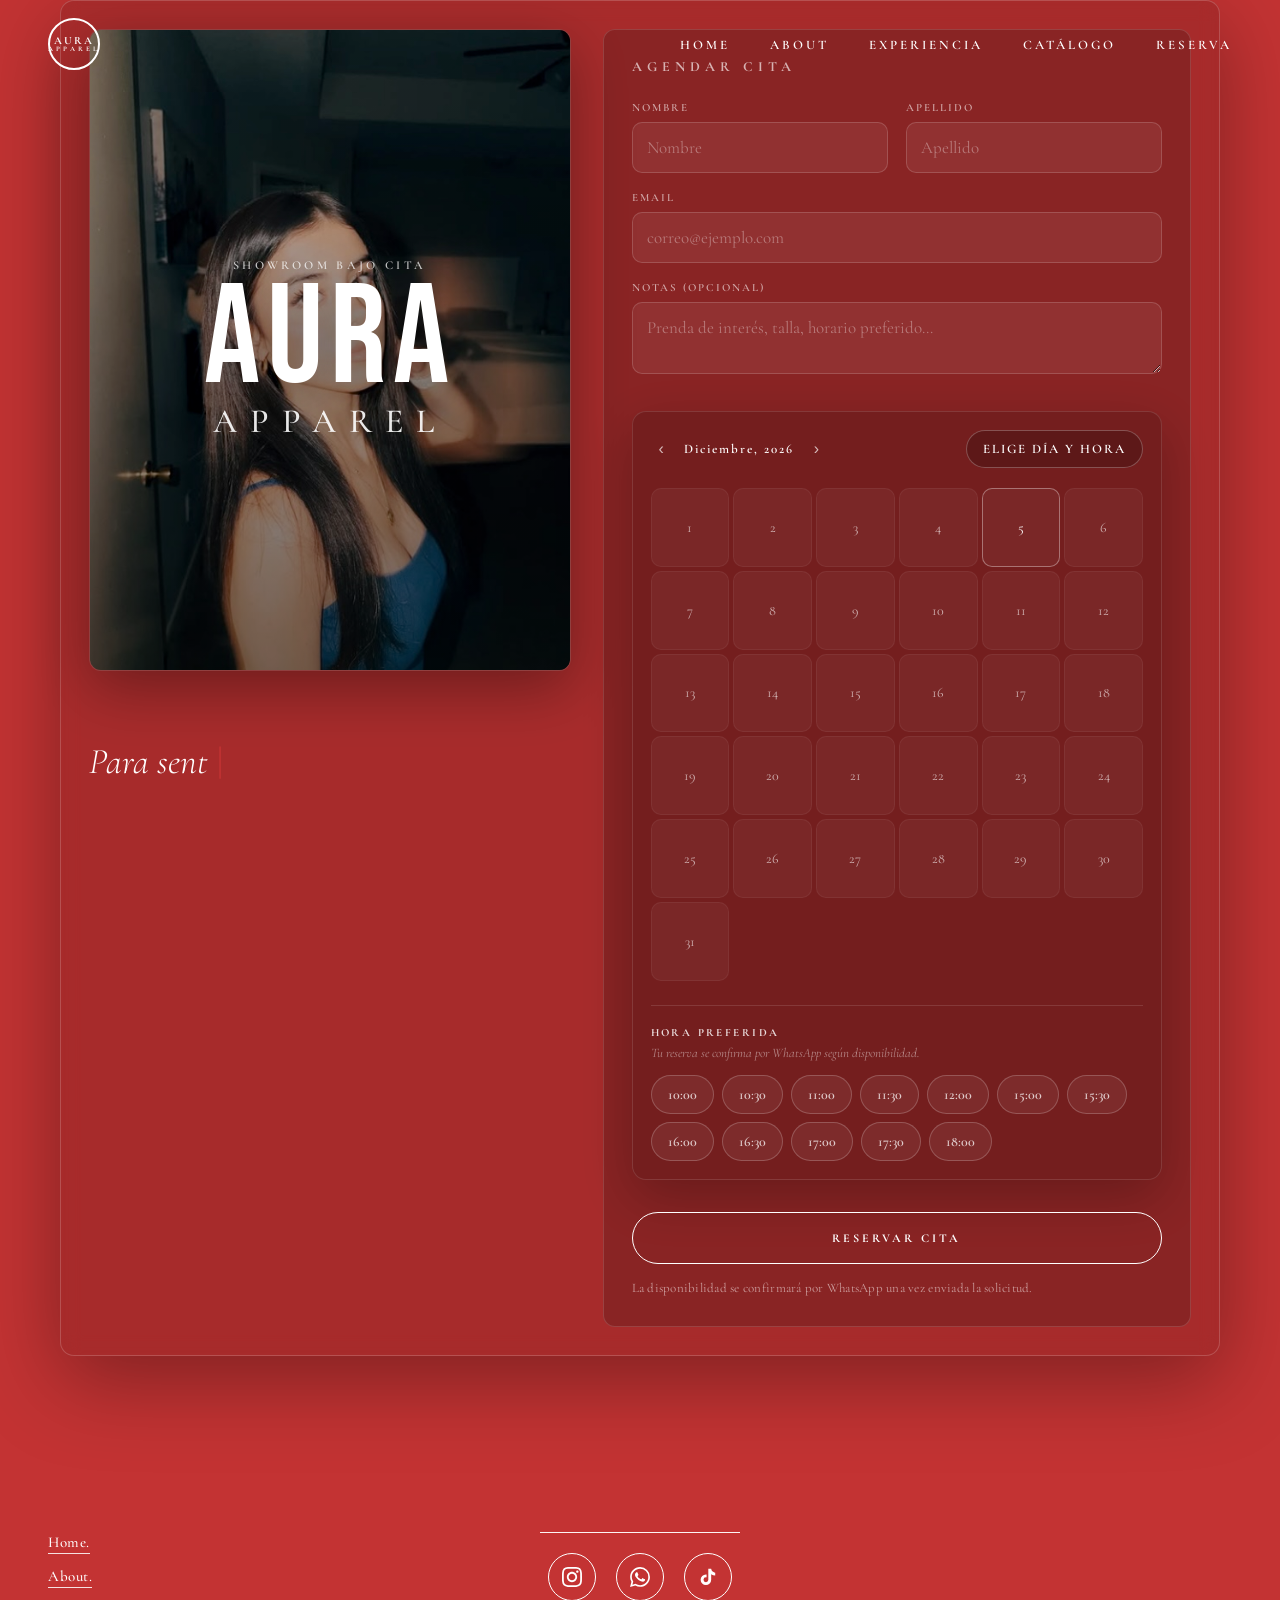
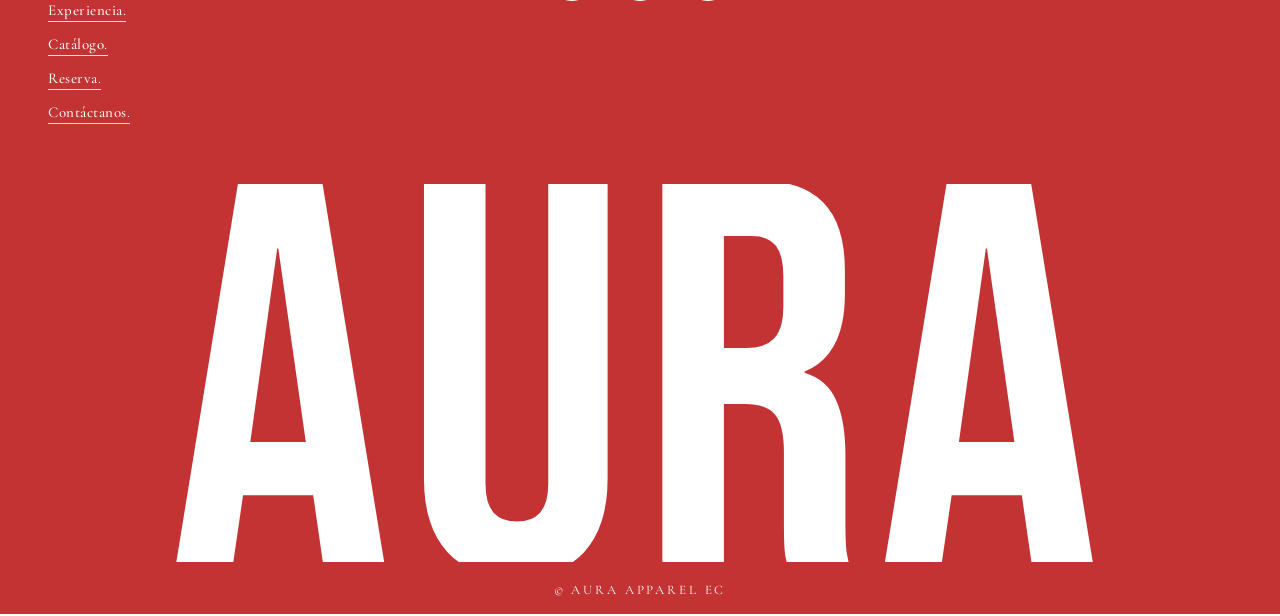
<file: reserva.html>
<!doctype html>
<html lang="es">
  <head>
    <meta charset="UTF-8" />
    <meta name="viewport" content="width=device-width, initial-scale=1.0" />
    <title>Aura Apparel — Reserva</title>
    <link rel="preconnect" href="https://fonts.googleapis.com" />
    <link rel="preconnect" href="https://fonts.gstatic.com" crossorigin />
    <link
      href="https://fonts.googleapis.com/css2?family=Cormorant+Garamond:ital,wght@0,300;0,400;0,500;0,600;0,700;1,300;1,400&family=Bebas+Neue&display=swap"
      rel="stylesheet"
    />
    <link rel="stylesheet" href="styles.css" />
  </head>
  <body id="page-reserva" class="page-inner" data-page="reserva">
    <nav id="navbar">
      <a href="index.html" class="nav-logo" aria-label="Inicio Aura Apparel">
        <span>AURA</span>
        <span class="sub">APPAREL</span>
      </a>
      <ul class="nav-links">
        <li><a class="nav-link" href="index.html">HOME</a></li>
        <li><a class="nav-link" href="about.html">ABOUT</a></li>
        <li><a class="nav-link" href="experiencia.html">EXPERIENCIA</a></li>
        <li><a class="nav-link" href="catalogo.html">CATÁLOGO</a></li>
        <li><a class="nav-link" href="reserva.html">RESERVA</a></li>
      </ul>
    </nav>

    <section id="reserva">
      <div class="reserva-shell">
        <div class="reserva-card">
          <div class="reserva-media" aria-label="Galería de showroom">
            <div class="reserva-media-frame">
              <img
                id="reservaSlideImg"
                class="reserva-media-img"
                src="heather3.jpg"
                alt="Aura Apparel — showroom"
                loading="eager"
              />
              <div class="reserva-media-overlay">
                <p class="reserva-kicker">Showroom bajo cita</p>
                <p class="reserva-title">AURA</p>
                <p class="reserva-subtitle">APPAREL</p>
              </div>
            </div>

            <div class="reserva-manifesto">
              <div class="typewriter-container">
                <h2 id="manifestoText" class="manifesto-content"></h2>
                <span class="cursor">|</span>
              </div>
            </div>
          </div>

          <div class="reserva-form">
            <h2>Agendar cita</h2>

            <div class="reserva-grid">
              <div class="form-field">
                <label for="rNombre">Nombre</label>
                <input type="text" id="rNombre" name="nombre" placeholder="Nombre" autocomplete="given-name" required />
              </div>
              <div class="form-field">
                <label for="rApellido">Apellido</label>
                <input
                  type="text"
                  id="rApellido"
                  name="apellido"
                  placeholder="Apellido"
                  autocomplete="family-name"
                  required
                />
              </div>
              <div class="form-field field-span-2">
                <label for="rEmail">Email</label>
                <input
                  type="email"
                  id="rEmail"
                  name="email"
                  placeholder="correo@ejemplo.com"
                  autocomplete="email"
                  required
                />
              </div>
              <div class="form-field field-span-2">
                <label for="rNotas">Notas (opcional)</label>
                <textarea
                  id="rNotas"
                  name="notas"
                  rows="2"
                  placeholder="Prenda de interés, talla, horario preferido…"
                ></textarea>
              </div>
            </div>

            <div class="calendar calendar-elevated">
              <div class="cal-header">
                <div class="cal-header-nav">
                  <button type="button" class="cal-nav" onclick="changeMonth(-1)" aria-label="Mes anterior">
                    &#8249;
                  </button>
                  <span id="calMonthLabel">—</span>
                  <button type="button" class="cal-nav" onclick="changeMonth(1)" aria-label="Mes siguiente">
                    &#8250;
                  </button>
                </div>
                <span class="time-selected-pill" id="selectedSlotSummary">Elige día y hora</span>
              </div>
              <div class="cal-grid" id="calGrid"></div>
              <div class="time-picker-block">
                <p class="time-picker-label">Hora preferida</p>
                <p class="time-picker-hint">Tu reserva se confirma por WhatsApp según disponibilidad.</p>
                <div class="time-slots" id="timeSlots" role="listbox" aria-label="Horarios disponibles"></div>
              </div>
            </div>

            <button type="button" class="btn-agenda" onclick="agendarCita()">RESERVAR CITA</button>
            <p class="reserva-note">La disponibilidad se confirmará por WhatsApp una vez enviada la solicitud.</p>
          </div>
        </div>
      </div>
    </section>

    <footer class="site-footer">
      <div class="footer-row-top">
        <ul class="footer-nav">
          <li><a href="index.html">Home.</a></li>
          <li><a href="about.html">About.</a></li>
          <li><a href="experiencia.html">Experiencia.</a></li>
          <li><a href="catalogo.html">Catálogo.</a></li>
          <li><a href="reserva.html">Reserva.</a></li>
          <li><a href="#" data-social="whatsapp">Contáctanos.</a></li>
        </ul>

        <div class="footer-social-column">
          <div class="footer-rule"></div>
          <div class="footer-socials">
            <a class="footer-social" href="#" data-social="instagram" aria-label="Instagram">
              <svg viewBox="0 0 24 24" width="20" height="20" fill="currentColor">
                <path
                  d="M12 2.163c3.204 0 3.584.012 4.85.07 3.252.148 4.771 1.691 4.919 4.919.058 1.265.069 1.645.069 4.849 0 3.205-.012 3.584-.069 4.849-.149 3.225-1.664 4.771-4.919 4.919-1.266.058-1.644.07-4.85.07-3.204 0-3.584-.012-4.849-.07-3.26-.149-4.771-1.699-4.919-4.92-.058-1.265-.07-1.644-.07-4.849 0-3.204.013-3.583.07-4.849.149-3.227 1.664-4.771 4.919-4.919 1.266-.057 1.645-.069 4.849-.069zm0-2.163c-3.259 0-3.667.014-4.947.072-4.358.2-6.78 2.618-6.98 6.98-.059 1.281-.073 1.689-.073 4.948 0 3.259.014 3.668.072 4.948.2 4.358 2.618 6.78 6.98 6.98 1.281.058 1.689.072 4.948.072 3.259 0 3.668-.014 4.948-.072 4.354-.2 6.782-2.618 6.979-6.98.059-1.28.073-1.689.073-4.948 0-3.259-.014-3.667-.072-4.947-.196-4.354-2.617-6.78-6.979-6.98-1.281-.059-1.69-.073-4.949-.073zm0 5.838c-3.403 0-6.162 2.759-6.162 6.162s2.759 6.163 6.162 6.163 6.162-2.759 6.162-6.163c0-3.403-2.759-6.162-6.162-6.162zm0 10.162c-2.209 0-4-1.79-4-4 0-2.209 1.791-4 4-4s4 1.791 4 4c0 2.21-1.791 4-4 4zm6.406-11.845c-.796 0-1.441.645-1.441 1.44s.645 1.44 1.441 1.44c.795 0 1.439-.645 1.439-1.44s-.644-1.44-1.439-1.44z"
                />
              </svg>
            </a>
            <a class="footer-social" href="#" data-social="whatsapp" aria-label="WhatsApp">
              <svg viewBox="0 0 24 24" width="20" height="20" fill="currentColor">
                <path
                  d="M17.472 14.382c-.297-.149-1.758-.867-2.03-.967-.273-.099-.471-.148-.67.15-.197.297-.767.966-.94 1.164-.173.199-.347.223-.644.075-.297-.15-1.255-.463-2.39-1.475-.883-.788-1.48-1.761-1.653-2.059-.173-.297-.018-.458.13-.606.134-.133.298-.347.446-.52.149-.174.198-.298.298-.497.099-.198.05-.371-.025-.52-.075-.149-.669-1.612-.916-2.207-.242-.579-.487-.5-.669-.51-.173-.008-.371-.01-.57-.01-.198 0-.52.074-.792.372-.272.297-1.04 1.016-1.04 2.479 0 1.462 1.065 2.875 1.213 3.074.149.198 2.096 3.2 5.077 4.487.709.306 1.262.489 1.694.625.712.227 1.36.195 1.871.118.571-.085 1.758-.719 2.006-1.413.248-.694.248-1.289.173-1.413-.074-.124-.272-.198-.57-.347m-5.421 7.403h-.004a9.87 9.87 0 01-5.031-1.378l-.361-.214-3.741.982.998-3.648-.235-.374a9.86 9.86 0 01-1.51-5.26c.001-5.45 4.436-9.884 9.888-9.884 2.64 0 5.122 1.03 6.988 2.898a9.825 9.825 0 012.893 6.994c-.003 5.45-4.437 9.884-9.885 9.884m8.413-18.297A11.815 11.815 0 0012.05 0C5.495 0 .16 5.335.157 11.892c0 2.096.547 4.142 1.588 5.945L.057 24l6.305-1.654a11.882 11.882 0 005.683 1.448h.005c6.554 0 11.89-5.335 11.893-11.893a11.821 11.821 0 00-3.48-8.413z"
                />
              </svg>
            </a>
            <a class="footer-social" href="#" data-social="tiktok" aria-label="TikTok">
              <svg viewBox="0 0 24 24" width="20" height="20" fill="currentColor">
                <path
                  d="M19.59 6.69a4.83 4.83 0 01-3.77-4.25V2h-3.45v13.67a2.89 2.89 0 01-2.88 2.5 2.89 2.89 0 01-2.89-2.89 2.89 2.89 0 012.89-2.89c.28 0 .54.04.79.1V9.01a6.33 6.33 0 00-.79-.05 6.34 6.34 0 00-6.34 6.34 6.34 6.34 0 006.34 6.34 6.34 6.34 0 006.33-6.34V8.73a8.22 8.22 0 004.84 1.56V6.84a4.85 4.85 0 01-1.07-.15z"
                />
              </svg>
            </a>
          </div>
        </div>
        <div class="footer-row-spacer"></div>
      </div>

      <div class="footer-big-wrap">
        <p class="footer-big">AURA</p>
      </div>
      <p class="footer-copy">© Aura Apparel EC</p>
      <div class="footer-edge-line" aria-hidden="true"></div>
    </footer>

    <script src="script.js"></script>
    <script>
      // Iniciamos el efecto typewriter al cargar la página
      document.addEventListener('DOMContentLoaded', function () {
        if (typeof initTypewriter === 'function') {
          initTypewriter();
        }
      });
    </script>
  </body>
</html>
</file>
<file: styles.css>
@import url('https://fonts.googleapis.com/css2?family=Bebas+Neue&display=swap');

:root {
  --red: #c33333;
  --red-dark: #a62a2a;
  --red-light: #d14545;
  --cream: #faf8f5;
  --cream-dark: #e8e3d9;
  --white: #ffffff;
  --black: #0a0a0a;
  --gray: #6b6b6b;
  --gray-light: #d4d0c8;
  --font-serif: 'Cormorant Garamond', Georgia, 'Times New Roman', serif;
  --font-display: 'Bebas Neue', Impact, sans-serif;
  --ease-out-expo: cubic-bezier(0.16, 1, 0.3, 1);
  --ease-in-out-soft: cubic-bezier(0.45, 0, 0.55, 1);
}

*,
*::before,
*::after {
  box-sizing: border-box;
  margin: 0;
  padding: 0;
}

html {
  scroll-behavior: smooth;
}

@media (prefers-reduced-motion: reduce) {
  html {
    scroll-behavior: auto;
  }
  *,
  *::before,
  *::after {
    animation-duration: 0.01ms !important;
    animation-iteration-count: 1 !important;
    transition-duration: 0.01ms !important;
  }
  .manifiesto-text p[data-reveal],
  [data-reveal] {
    opacity: 1 !important;
    transform: none !important;
  }
  .reserva-lines .float-text {
    opacity: 1 !important;
    transform: none !important;
    animation: none !important;
  }
}

body {
  font-family: var(--font-serif);
  background: var(--cream);
  color: var(--black);
  overflow-x: hidden;
  cursor: default;
}

body.showroom-lock,
html.showroom-lock {
  overflow: hidden;
}

html.showroom-lock {
  height: 100%;
}

/* Páginas solo con fondo rojo: sin barra superior */
body.no-top-nav #navbar {
  display: none !important;
}

/* ─── NAVBAR ─── */
nav {
  position: fixed;
  top: 0;
  left: 0;
  right: 0;
  z-index: 1000;
  display: flex;
  align-items: center;
  justify-content: space-between;
  padding: 18px 48px;
  transition:
    background 0.4s ease,
    box-shadow 0.4s ease,
    opacity 0.35s ease,
    visibility 0.35s ease;
}

/* Showroom modal abierto: nav y tabs por encima del overlay */
body.showroom-active #navbar {
  z-index: 4600;
}

body.showroom-active .exp-tab-bar {
  position: fixed;
  left: 50%;
  transform: translateX(-50%);
  bottom: max(24px, calc(env(safe-area-inset-bottom, 0px) + 20px));
  z-index: 4700;
  width: min(94vw, 720px);
  margin: 0;
  padding: 10px 18px;
  justify-content: center;
  align-items: center;
  gap: 10px 14px;
  flex-wrap: wrap;
  background: rgba(255, 255, 255, 0.92);
  border: 1px solid rgba(0, 0, 0, 0.08);
  border-radius: 999px;
  box-shadow: 0 12px 40px rgba(0, 0, 0, 0.12);
  backdrop-filter: blur(12px);
}

body.showroom-active .exp-tab-bar .exp-sep {
  color: rgba(0, 0, 0, 0.2);
}

/* Páginas internas: navbar transparente; se oscurece solo con scroll (nav.scrolled) */
body.page-inner #navbar:not(.scrolled) {
  background: transparent;
  box-shadow: none;
  backdrop-filter: none;
}

nav.scrolled {
  background: rgba(10, 10, 10, 0.92);
  backdrop-filter: blur(12px);
  box-shadow: 0 2px 24px rgba(0, 0, 0, 0.3);
}

nav.scrolled .nav-link {
  color: var(--white);
}
nav.scrolled .nav-link::after {
  background: var(--white);
}

/* --- NAVBAR: SIEMPRE NEGRO EN ABOUT --- */
body#page-about #navbar {
  background: rgba(10, 10, 10, 1) !important;
  box-shadow: 0 4px 30px rgba(0, 0, 0, 0.4) !important;
  backdrop-filter: blur(8px) !important;
}

body#page-about #navbar .nav-link {
  color: var(--white) !important;
}
body#page-about #navbar .nav-link::after {
  background: var(--white) !important;
}
body#page-about #navbar .nav-logo {
  border-color: var(--white) !important;
}
body#page-about #navbar .nav-logo span {
  color: var(--white) !important;
}

.nav-logo {
  width: 52px;
  height: 52px;
  border-radius: 50%;
  border: 2px solid var(--white);
  display: flex;
  align-items: center;
  justify-content: center;
  flex-direction: column;
  text-decoration: none;
  cursor: pointer;
}

.nav-logo span {
  font-family: var(--font-serif);
  font-size: 11px;
  font-weight: 700;
  color: var(--white);
  letter-spacing: 2px;
  line-height: 1;
  text-transform: uppercase;
}

.nav-logo span.sub {
  font-size: 7px;
  letter-spacing: 3px;
}

.nav-links {
  display: flex;
  flex-wrap: wrap;
  gap: 28px 40px;
  list-style: none;
  align-items: center;
}

.nav-link {
  font-family: var(--font-serif);
  font-size: 13px;
  font-weight: 600;
  letter-spacing: 3px;
  text-transform: uppercase;
  color: var(--white);
  text-decoration: none;
  position: relative;
}

.nav-link::after {
  content: '';
  position: absolute;
  bottom: -4px;
  left: 50%;
  width: 100%;
  height: 1.5px;
  background: var(--white);
  transform: translateX(-50%) scaleX(0);
  transform-origin: center;
  transition: transform 0.45s var(--ease-out-expo);
}

.nav-link:hover::after,
.nav-link:focus-visible::after {
  transform: translateX(-50%) scaleX(1);
}

body.page-inner .nav-link::after,
nav.scrolled .nav-link::after {
  background: var(--white);
}

.nav-link:hover {
  opacity: 0.95;
}

/* Home + Catálogo: nav transparente sobre hero a pantalla completa */
body#page-home #navbar:not(.scrolled),
body#page-catalogo #navbar:not(.scrolled) {
  background: transparent;
  box-shadow: none;
  backdrop-filter: none;
}

/* ─── LANDING SECTION ─── */
#landing {
  position: relative;
  height: 100vh;
  background: var(--red);
  overflow: hidden;
}

.landing-video {
  position: absolute;
  inset: 0;
  width: 100%;
  height: 100%;
  object-fit: cover;
  z-index: 1;
}

.hero-grid {
  position: relative;
  z-index: 2;
}

#landing::after {
  content: '';
  position: absolute;
  inset: 0;
  pointer-events: none;
  z-index: 8;
  background: radial-gradient(ellipse 80% 70% at 50% 45%, transparent 40%, rgba(0, 0, 0, 0.18) 100%);
}

.hero-grid {
  display: grid;
  grid-template-columns: 1fr 1fr 1fr;
  height: 100%;
  gap: 3px;
}

.hero-img-wrap {
  position: relative;
  overflow: hidden;
}

.hero-img-wrap img {
  width: 100%;
  height: 100%;
  object-fit: cover;
  object-position: top center;
  transition: transform 1s var(--ease-out-expo);
}

.hero-img-wrap:hover img {
  transform: scale(1.05);
}

.hero-badge {
  position: absolute;
  bottom: 24px;
  left: 24px;
  font-family: var(--font-serif);
  font-size: 11px;
  font-weight: 600;
  letter-spacing: 3px;
  color: var(--white);
  text-transform: uppercase;
}

.hero-badge-tr {
  position: absolute;
  top: 24px;
  right: 24px;
  font-family: var(--font-serif);
  font-size: 11px;
  font-weight: 600;
  letter-spacing: 3px;
  color: var(--white);
  text-transform: uppercase;
}

.hero-title {
  position: absolute;
  top: 50%;
  left: 50%;
  transform: translate(-50%, -50%);
  text-align: center;
  pointer-events: none;
  z-index: 10;
}

.hero-title h1 {
  font-family: var(--font-display);
  font-size: clamp(112px, 18vw, 220px);
  font-weight: 400;
  color: var(--white);
  line-height: 0.82;
  letter-spacing: 0.02em;
  will-change: transform;
  text-shadow: 0 8px 64px rgba(0, 0, 0, 0.22);
}

.hero-title h2 {
  font-family: var(--font-serif);
  font-size: clamp(48px, 7vw, 90px);
  font-weight: 300;
  color: rgba(255, 255, 255, 0.95);
  letter-spacing: 16px;
  text-transform: uppercase;
  margin-top: -8px;
  text-shadow: 0 2px 32px rgba(0, 0, 0, 0.2);
}

.scroll-hint {
  position: absolute;
  bottom: 40px;
  left: 50%;
  transform: translateX(-50%);
  z-index: 20;
}

.scroll-hint div {
  width: 60px;
  height: 2px;
  background: var(--white);
  opacity: 0.6;
  animation: scrollPulse 2s infinite;
}

@keyframes scrollPulse {
  0%,
  100% {
    opacity: 0.3;
    transform: scaleX(0.5);
  }
  50% {
    opacity: 0.8;
    transform: scaleX(1);
  }
}

/* ─── BRAND STATEMENT ─── */
#statement {
  position: relative;
  min-height: 100vh;
  background: var(--red);
  display: flex;
  align-items: center;
  justify-content: center;
  overflow: hidden;
}

.statement-carousel {
  position: relative;
  z-index: 5;
  display: flex;
  align-items: center;
  justify-content: center;
  gap: clamp(12px, 4vw, 48px);
  width: 100%;
  max-width: min(920px, 100%);
  padding: 0 16px;
}

.statement-frame {
  position: relative;
  flex: 0 1 min(440px, 88vw);
  padding: 14px;
  border: 1px solid rgba(255, 255, 255, 0.55);
}

.sf-cross {
  position: absolute;
  width: 14px;
  height: 14px;
  border-color: rgba(255, 255, 255, 0.9);
  border-style: solid;
  pointer-events: none;
  z-index: 8;
}

.sf-cross.sf-tl {
  top: 2px;
  left: 2px;
  border-width: 1px 0 0 1px;
}
.sf-cross.sf-tr {
  top: 2px;
  right: 2px;
  border-width: 1px 1px 0 0;
}
.sf-cross.sf-bl {
  bottom: 2px;
  left: 2px;
  border-width: 0 0 1px 1px;
}
.sf-cross.sf-br {
  bottom: 2px;
  right: 2px;
  border-width: 0 1px 1px 0;
}

.statement-slides {
  position: relative;
  overflow: hidden;
}

.statement-slide {
  display: none;
  animation: statementFade 0.7s var(--ease-out-expo) both;
}

.statement-slide.is-active {
  display: block;
}

@keyframes statementFade {
  from {
    opacity: 0;
    transform: translateY(16px) scale(0.98);
  }
  to {
    opacity: 1;
    transform: translateY(0) scale(1);
  }
}

.statement-nav {
  flex-shrink: 0;
  width: 44px;
  height: 44px;
  border: 1px solid rgba(255, 255, 255, 0.45);
  border-radius: 50%;
  background: rgba(255, 255, 255, 0.08);
  color: var(--white);
  font-size: 22px;
  line-height: 1;
  cursor: pointer;
  transition:
    background 0.35s var(--ease-out-expo),
    border-color 0.35s,
    transform 0.25s;
  z-index: 12;
}

.statement-nav:hover {
  background: rgba(255, 255, 255, 0.2);
  border-color: rgba(255, 255, 255, 0.85);
  transform: scale(1.06);
}

.statement-nav {
  display: none;
}

.statement-card {
  position: relative;
  width: min(440px, 92vw);
  max-width: 90vw;
  z-index: 5;
  transition: transform 0.14s var(--ease-out-expo);
  background: var(--white);
  padding: 12px;
  border-radius: 2px;
  box-shadow: 0 32px 80px rgba(0, 0, 0, 0.28);
  will-change: transform;
}

.statement-card img {
  width: 100%;
  border-radius: 2px;
  display: block;
}

.statement-card .card-overlay {
  position: absolute;
  inset: 0;
  background: linear-gradient(to bottom, rgba(0, 0, 0, 0.1), rgba(0, 0, 0, 0.5));
  border-radius: 4px;
  display: flex;
  flex-direction: column;
  justify-content: space-between;
  padding: 20px;
}

.card-top {
  display: flex;
  justify-content: space-between;
}

.card-top span {
  font-family: var(--font-serif);
  font-size: 10px;
  font-weight: 600;
  letter-spacing: 2px;
  color: var(--white);
  text-transform: uppercase;
}

.card-body {
  text-align: center;
}

.card-body p {
  font-family: var(--font-serif);
  font-size: 17px;
  font-weight: 700;
  color: var(--white);
  text-transform: uppercase;
  line-height: 1.4;
  letter-spacing: 1px;
}

.card-bottom {
  display: flex;
  justify-content: space-between;
}

.card-bottom span {
  font-family: var(--font-serif);
  font-size: 9px;
  font-weight: 500;
  letter-spacing: 2px;
  color: rgba(255, 255, 255, 0.8);
  text-transform: uppercase;
}

.statement-text {
  position: absolute;
  color: rgba(255, 255, 255, 0.75);
  font-family: var(--font-serif);
  font-size: 18px;
  font-style: italic;
  line-height: 1.5;
  max-width: 200px;
  text-align: center;
}

.st-tl {
  top: 20%;
  left: 6%;
}
.st-tr {
  top: 20%;
  right: 6%;
  text-align: right;
}
.st-bl {
  bottom: 20%;
  left: 6%;
}
.st-br {
  bottom: 20%;
  right: 6%;
  text-align: right;
  color: rgba(255, 200, 200, 0.9);
}

.home-cta-editorial {
  background: var(--cream);
  padding: clamp(72px, 12vw, 120px) 40px;
  display: flex;
  align-items: center;
  justify-content: center;
}

.home-cta-inner {
  max-width: 420px;
  width: 100%;
  text-align: center;
}

.home-cta-visual {
  position: relative;
  border-radius: 2px;
  overflow: hidden;
  box-shadow: 0 28px 80px rgba(0, 0, 0, 0.12);
  margin-bottom: 36px;
  aspect-ratio: 3 / 4;
}

.home-cta-visual img {
  width: 100%;
  height: 100%;
  object-fit: cover;
  object-position: top center;
  transition: transform 1.1s var(--ease-out-expo);
}

.home-cta-visual:hover img {
  transform: scale(1.04);
}

.home-cta-overlay {
  position: absolute;
  inset: 0;
  display: flex;
  flex-direction: column;
  align-items: center;
  justify-content: center;
  padding: 24px;
  background: linear-gradient(180deg, transparent 35%, rgba(0, 0, 0, 0.35) 100%);
  pointer-events: none;
}

.home-cta-overlay .cta-aura {
  font-family: var(--font-serif);
  font-size: clamp(72px, 18vw, 140px);
  line-height: 0.9;
  color: var(--red);
  letter-spacing: -0.02em;
  text-shadow: 0 2px 24px rgba(255, 255, 255, 0.35);
}

.home-cta-overlay .cta-apparel {
  font-family: var(--font-serif);
  font-size: clamp(28px, 7vw, 56px);
  font-weight: 500;
  letter-spacing: 0.16em;
  color: var(--red);
  margin-top: 0;
  text-transform: uppercase;
}

.btn-showroom-outline {
  display: inline-block;
  padding: 16px 40px;
  border: 1.5px solid var(--red);
  border-radius: 999px;
  font-family: var(--font-serif);
  font-size: 11px;
  font-weight: 700;
  letter-spacing: 0.28em;
  text-transform: uppercase;
  color: var(--red);
  text-decoration: none;
  transition:
    background 0.4s var(--ease-out-expo),
    color 0.4s,
    transform 0.3s;
}

.btn-showroom-outline:hover {
  background: var(--red);
  color: var(--white);
  transform: translateY(-2px);
}

.social-float {
  position: absolute;
  left: 24px;
  top: 50%;
  transform: translateY(-50%);
  display: flex;
  flex-direction: column;
  gap: 16px;
  z-index: 20;
}

.social-float a {
  width: 36px;
  height: 36px;
  border: 1.5px solid rgba(255, 255, 255, 0.5);
  border-radius: 50%;
  display: flex;
  align-items: center;
  justify-content: center;
  color: var(--white);
  text-decoration: none;
  font-size: 14px;
  transition: all 0.3s ease;
}

.social-float a:hover {
  background: var(--white);
  color: var(--red);
}

/* ─── ABOUT ─── */
#about {
  background: var(--cream);
  padding: 140px 0 160px;
  position: relative;
}

.about-header {
  text-align: center;
  margin-bottom: 100px;
}

.about-header h2 {
  font-family: var(--font-display);
  font-size: clamp(72px, 14vw, 140px);
  font-weight: 400;
  color: var(--red);
  letter-spacing: 0.06em;
  line-height: 0.88;
  text-transform: uppercase;
}

.about-header h2 .about-apparel {
  display: block;
  font-family: var(--font-serif);
  font-size: clamp(28px, 5vw, 48px);
  font-weight: 600;
  letter-spacing: 0.45em;
  margin-top: 8px;
}

.about-header h3 {
  font-family: var(--font-serif);
  font-size: 15px;
  font-weight: 500;
  letter-spacing: 6px;
  color: var(--gray);
  text-transform: uppercase;
  margin-top: 12px;
}

/* ─── ABOUT: TIMELINE ESTILO CARDS ─── */
.timeline {
  position: relative;
  max-width: 1140px; /* Más ancho para que las tarjetas respiren */
  margin: 0 auto;
  padding: 0 24px;
}

.timeline-line {
  position: absolute;
  left: 50%;
  top: 0;
  width: 2px;
  height: 0;
  background: var(--red);
  transform: translateX(-50%);
  transition: height 0.05s linear;
  z-index: 1;
}

.timeline-item {
  display: grid;
  grid-template-columns: 1fr 80px 1fr;
  align-items: center; /* Centra la tarjeta con el punto rojo */
  margin-bottom: 120px;
  opacity: 0;
  transform: translateY(60px);
  transition:
    opacity 0.85s var(--ease-out-expo),
    transform 0.85s var(--ease-out-expo);
}

.timeline-item.visible {
  opacity: 1;
  transform: translateY(0);
}

.timeline-item.left .tl-content {
  grid-column: 1;
}
.timeline-item.left .tl-dot {
  grid-column: 2;
}
.timeline-item.left .tl-empty {
  grid-column: 3;
}

.timeline-item.right .tl-empty {
  grid-column: 1;
}
.timeline-item.right .tl-dot {
  grid-column: 2;
}
.timeline-item.right .tl-content {
  grid-column: 3;
}

.tl-dot {
  display: flex;
  justify-content: center;
  z-index: 2;
}

.tl-dot-inner {
  width: 22px;
  height: 22px;
  border-radius: 50%;
  background: var(--red);
  border: 4px solid var(--cream);
  box-shadow: 0 0 0 1px var(--red);
  transition: transform 0.4s var(--ease-out-expo);
}

.timeline-item.visible:hover .tl-dot-inner {
  transform: scale(1.3);
}

/* Diseño de la Tarjeta */
.tl-card {
  background: var(--white);
  border-radius: 16px;
  overflow: hidden;
  box-shadow: 0 24px 64px rgba(0, 0, 0, 0.06);
  transition:
    transform 0.5s var(--ease-out-expo),
    box-shadow 0.5s var(--ease-out-expo);
  will-change: transform;
}

.tl-card:hover {
  transform: translateY(-8px);
  box-shadow: 0 32px 80px rgba(0, 0, 0, 0.12);
}

/* Contenedor grande para la imagen */
.tl-img-frame {
  position: relative;
  width: 100%;
  aspect-ratio: 16 / 10; /* Formato panorámico elegante */
  overflow: hidden;
}

.tl-img-frame img {
  width: 100%;
  height: 100%;
  object-fit: cover;
  transition: transform 1.2s var(--ease-out-expo);
}

.tl-card:hover .tl-img-frame img {
  transform: scale(1.05);
}

/* Badge del Año flotando sobre la imagen */
.tl-year {
  position: absolute;
  bottom: 16px;
  background: var(--white);
  color: var(--red);
  font-family: var(--font-display);
  font-size: 26px;
  padding: 6px 20px;
  border-radius: 999px;
  letter-spacing: 2px;
  box-shadow: 0 8px 24px rgba(0, 0, 0, 0.15);
  z-index: 5;
}

.timeline-item.left .tl-year {
  right: 16px; /* A la derecha si la tarjeta está a la izquierda */
}

.timeline-item.right .tl-year {
  left: 16px; /* A la izquierda si la tarjeta está a la derecha */
}

/* Área de texto */
.tl-text {
  padding: 40px 32px;
}

.tl-text h4 {
  font-family: var(--font-serif);
  font-size: clamp(26px, 3vw, 34px);
  font-weight: 700;
  color: var(--black);
  margin-bottom: 16px;
  text-transform: uppercase;
  letter-spacing: 1px;
}

.tl-text p {
  font-family: var(--font-serif);
  font-size: 16px;
  line-height: 1.85;
  color: var(--gray);
}

/* Responsive para Móviles */
@media (max-width: 900px) {
  .timeline-line {
    left: 24px;
    transform: none;
  }
  .timeline-item {
    grid-template-columns: 48px 1fr;
    margin-bottom: 64px;
    gap: 16px;
  }
  .timeline-item.left .tl-content,
  .timeline-item.right .tl-content {
    grid-column: 2;
  }
  .timeline-item.left .tl-dot,
  .timeline-item.right .tl-dot {
    grid-column: 1;
    justify-content: flex-start;
  }
  .timeline-item.left .tl-empty,
  .timeline-item.right .tl-empty {
    display: none;
  }
  .timeline-item.left .tl-year,
  .timeline-item.right .tl-year {
    right: 16px;
    left: auto; /* En móvil siempre el badge a la derecha */
  }
}

.personal-msg {
  max-width: 800px;
  margin: 80px auto 0;
  display: grid;
  grid-template-columns: 1fr 1fr;
  gap: 60px;
  align-items: center;
  padding: 0 40px;
  opacity: 0;
  transform: translateY(40px);
  transition: all 0.7s ease;
}

.personal-msg.visible {
  opacity: 1;
  transform: translateY(0);
}

.personal-msg img {
  width: 100%;
  border-radius: 8px;
  box-shadow: 0 16px 48px rgba(0, 0, 0, 0.12);
}

.personal-msg-text h3 {
  font-family: var(--font-serif);
  font-size: 36px;
  font-weight: 700;
  color: var(--black);
  margin-bottom: 20px;
}

.personal-msg-text p {
  font-family: var(--font-serif);
  font-size: 16px;
  line-height: 1.9;
  color: var(--gray);
  margin-bottom: 16px;
}

.cta-centered {
  text-align: center;
  margin-top: 80px;
  padding-bottom: 40px;
}

.cta-centered h3 {
  font-family: var(--font-serif);
  font-size: 32px;
  font-weight: 600;
  color: var(--black);
  margin-bottom: 8px;
}

.cta-centered p {
  font-family: var(--font-serif);
  font-size: 14px;
  color: var(--gray);
  letter-spacing: 1px;
  margin-bottom: 32px;
}

.btn-outline {
  display: inline-block;
  padding: 16px 48px;
  border: 1.5px solid var(--black);
  border-radius: 50px;
  font-family: var(--font-serif);
  font-size: 12px;
  font-weight: 600;
  letter-spacing: 3px;
  text-transform: uppercase;
  cursor: pointer;
  transition: all 0.3s ease;
  background: transparent;
  color: var(--black);
  text-decoration: none;
}

.btn-outline:hover {
  background: var(--black);
  color: var(--white);
}

.btn-red {
  display: inline-block;
  padding: 18px 56px;
  border: 1.5px solid var(--white);
  border-radius: 50px;
  font-family: var(--font-serif);
  font-size: 12px;
  font-weight: 600;
  letter-spacing: 3px;
  text-transform: uppercase;
  cursor: pointer;
  transition: all 0.3s ease;
  background: transparent;
  color: var(--white);
  text-decoration: none;
}

.btn-red:hover {
  background: var(--white);
  color: var(--red);
}

/* ─── CATALOGO ─── */
#catalogo {
  background: var(--red);
  padding: 100px 0 0;
}

.cat-grid-item,
.carousel-slide {
  text-decoration: none;
  color: inherit;
}

.cat-grid-item:focus-visible,
.carousel-slide:focus-visible {
  outline: 2px solid rgba(255, 255, 255, 0.85);
  outline-offset: 3px;
}

.cat-grid-item .item-hover,
.carousel-slide .slide-info {
  pointer-events: none;
}

.cat-grid-item .video-badge {
  pointer-events: none;
}

.cat-grid-item:hover .item-hover,
.cat-grid-item:focus-visible .item-hover {
  opacity: 1;
}

.cat-grid-item:hover img,
.cat-grid-item:focus-visible img {
  transform: scale(1.07);
}

.carousel-slide:hover img,
.carousel-slide:focus-visible img {
  filter: saturate(1.05) contrast(1.05);
}

.cat-filters {
  display: flex;
  flex-wrap: wrap;
  gap: 10px;
  padding: 0 60px;
  margin-bottom: 20px;
}

.cat-filter-btn {
  border: 1px solid rgba(255, 255, 255, 0.35);
  background: rgba(0, 0, 0, 0.12);
  color: rgba(255, 255, 255, 0.82);
  font-family: var(--font-serif);
  font-size: 11px;
  font-weight: 700;
  letter-spacing: 0.22em;
  text-transform: uppercase;
  padding: 12px 16px;
  border-radius: 999px;
  cursor: pointer;
  transition:
    background 0.3s var(--ease-out-expo),
    border-color 0.3s,
    transform 0.25s var(--ease-out-expo),
    color 0.3s;
}

.cat-filter-btn:hover {
  border-color: rgba(255, 255, 255, 0.7);
  transform: translateY(-2px);
}

.cat-filter-btn.is-active {
  background: var(--white);
  border-color: var(--white);
  color: var(--red-dark);
}

.catalogo-header {
  padding: 0 60px 48px;
  display: flex;
  align-items: flex-end;
  justify-content: space-between;
  gap: 32px;
  flex-wrap: wrap;
}

.catalogo-header-left h2 {
  font-family: var(--font-serif);
  font-size: clamp(32px, 5vw, 64px);
  font-weight: 600;
  color: var(--white);
  line-height: 1.08;
  letter-spacing: 0.18em;
  text-transform: uppercase;
  max-width: 640px;
}

.catalogo-header-left .catalogo-sub {
  display: block;
  font-size: clamp(14px, 1.8vw, 17px);
  font-weight: 400;
  letter-spacing: 0.12em;
  color: rgba(255, 255, 255, 0.72);
  margin-top: 16px;
  max-width: 380px;
  line-height: 1.65;
  text-transform: none;
}

.catalogo-header-right {
  text-align: right;
  align-self: flex-end;
}

.catalogo-header-right p {
  font-family: var(--font-serif);
  font-size: 14px;
  color: rgba(255, 255, 255, 0.78);
  line-height: 1.7;
  letter-spacing: 0.06em;
}

.catalogo-header-right a {
  color: var(--white);
  text-decoration: none;
  border-bottom: 1px solid rgba(255, 255, 255, 0.5);
  padding-bottom: 2px;
  font-weight: 600;
  transition:
    border-color 0.3s,
    opacity 0.3s;
}

.catalogo-header-right a:hover {
  border-bottom-color: var(--white);
  opacity: 0.95;
}

.view-toggle {
  display: flex;
  align-items: center;
  gap: 8px;
  padding: 0 60px;
  margin-bottom: 32px;
}

.view-btn {
  background: none;
  border: none;
  font-family: var(--font-serif);
  font-size: 12px;
  font-weight: 600;
  letter-spacing: 2px;
  color: rgba(255, 255, 255, 0.5);
  cursor: pointer;
  padding: 6px 0;
  text-transform: uppercase;
  transition: color 0.3s;
}

.view-btn.active {
  color: var(--white);
  border-bottom: 2px solid var(--white);
}
.view-sep {
  color: rgba(255, 255, 255, 0.3);
}

.cat-grid {
  display: grid;
  grid-template-columns: repeat(6, 1fr);
  grid-auto-rows: 72px;
  gap: 4px;
  grid-auto-flow: dense;
}

.cat-grid-item {
  position: relative;
  grid-row: span 4;
  min-height: 0;
  overflow: hidden;
  cursor: pointer;
  opacity: 0;
  transform: translateY(28px) scale(0.98);
  transition:
    opacity 0.75s var(--ease-out-expo),
    transform 0.75s var(--ease-out-expo);
}

.cat-grid-item.reveal-visible {
  opacity: 1;
  transform: translateY(0) scale(1);
}

.cat-grid-item.is-filtered-out {
  display: none;
}

.cat-grid-item.span-rows-5 {
  grid-row: span 5;
}
.cat-grid-item.span-rows-3 {
  grid-row: span 3;
}
.cat-grid-item.span-cols-2 {
  grid-column: span 2;
}
.cat-grid-item.span-cols-3 {
  grid-column: span 3;
}

@media (max-width: 1200px) {
  .cat-grid {
    grid-template-columns: repeat(4, 1fr);
    grid-auto-rows: 64px;
  }
}

.cat-grid-item img {
  width: 100%;
  height: 100%;
  object-fit: cover;
  transition: transform 0.85s var(--ease-out-expo);
}

.cat-grid-item:hover img {
  transform: scale(1.07);
}

.cat-grid-item .item-hover {
  position: absolute;
  inset: 0;
  background: rgba(0, 0, 0, 0.65);
  display: flex;
  flex-direction: column;
  justify-content: flex-end;
  padding: 20px;
  opacity: 0;
  transition: opacity 0.3s ease;
}

.cat-grid-item:hover .item-hover {
  opacity: 1;
}

.item-hover h4 {
  font-family: var(--font-serif);
  font-size: 12px;
  font-weight: 700;
  color: var(--white);
  text-transform: uppercase;
  letter-spacing: 1px;
}

.item-hover span {
  font-family: var(--font-serif);
  font-size: 22px;
  font-weight: 600;
  color: var(--white);
}

.video-badge {
  position: absolute;
  top: 10px;
  right: 10px;
  width: 28px;
  height: 28px;
  background: rgba(255, 255, 255, 0.15);
  border-radius: 50%;
  display: flex;
  align-items: center;
  justify-content: center;
}

.video-badge svg {
  width: 10px;
  fill: white;
}

.cat-has-video .video-badge {
  width: 44px;
  height: 44px;
  background: rgba(0, 0, 0, 0.35);
  top: 14px;
  right: 14px;
}

.cat-has-video .video-badge svg {
  width: 14px;
}

.cat-carousel {
  display: none;
}
.cat-carousel.active {
  display: block;
}
.cat-grid.active {
  display: grid;
}
.cat-grid.hidden {
  display: none;
}

.carousel-wrap {
  position: relative;
  overflow: hidden;
}

.carousel-track {
  display: flex;
  transition: transform 0.5s cubic-bezier(0.77, 0, 0.175, 1);
}

.carousel-slide {
  min-width: calc(100% / 3);
  position: relative;
  cursor: pointer;
}

.carousel-slide img {
  width: 100%;
  height: 85vh;
  object-fit: cover;
  object-position: top center;
  display: block;
}

.carousel-slide .slide-info {
  position: absolute;
  bottom: 40px;
  left: 40px;
}

.slide-info h4 {
  font-family: var(--font-serif);
  font-size: 15px;
  font-weight: 700;
  color: var(--white);
  text-transform: uppercase;
  letter-spacing: 1px;
  text-shadow: 0 2px 8px rgba(0, 0, 0, 0.5);
}

.slide-info span {
  font-family: var(--font-serif);
  font-size: 28px;
  color: var(--white);
  text-shadow: 0 2px 8px rgba(0, 0, 0, 0.5);
}

.carousel-btn {
  position: absolute;
  top: 50%;
  transform: translateY(-50%);
  width: 48px;
  height: 48px;
  background: rgba(255, 255, 255, 0.15);
  border: 1.5px solid rgba(255, 255, 255, 0.4);
  border-radius: 50%;
  display: flex;
  align-items: center;
  justify-content: center;
  cursor: pointer;
  z-index: 10;
  color: var(--white);
  font-size: 20px;
  transition: all 0.3s;
}

.carousel-btn:hover {
  background: rgba(255, 255, 255, 0.3);
}
.carousel-btn.prev {
  left: 24px;
}
.carousel-btn.next {
  right: 24px;
}

.cta-reserve {
  text-align: center;
  padding: 72px 40px 88px;
}

.cta-reserve .btn-red {
  letter-spacing: 0.35em;
  padding: 20px 52px;
  text-transform: uppercase;
}

/* ─── PRODUCTO (detalle) ─── */
#producto {
  background: var(--red);
  padding: 140px 40px 120px;
  min-height: 100vh;
}

.product-shell {
  max-width: 1160px;
  margin: 0 auto;
}

.product-breadcrumbs {
  margin-bottom: 18px;
}

.product-back {
  display: inline-block;
  font-family: var(--font-serif);
  font-size: 12px;
  font-weight: 700;
  letter-spacing: 0.22em;
  text-transform: uppercase;
  color: rgba(255, 255, 255, 0.8);
  text-decoration: none;
  border-bottom: 1px solid rgba(255, 255, 255, 0.45);
  padding-bottom: 3px;
}

.product-back:hover {
  color: var(--white);
  border-bottom-color: rgba(255, 255, 255, 0.85);
}

.product-card {
  background: rgba(0, 0, 0, 0.14);
  border: 1px solid rgba(255, 255, 255, 0.18);
  border-radius: 14px;
  padding: clamp(18px, 3vw, 28px);
  box-shadow: 0 24px 84px rgba(0, 0, 0, 0.35);
  display: grid;
  grid-template-columns: minmax(320px, 0.95fr) minmax(360px, 1.05fr);
  gap: clamp(18px, 3vw, 32px);
  backdrop-filter: blur(10px);
}

.product-media-frame {
  position: relative;
  border-radius: 12px;
  overflow: hidden;
  border: 1px solid rgba(255, 255, 255, 0.14);
  box-shadow: 0 18px 60px rgba(0, 0, 0, 0.35);
  aspect-ratio: 3 / 4;
  background: rgba(0, 0, 0, 0.25);
}

.product-media-frame img {
  width: 100%;
  height: 100%;
  object-fit: cover;
  object-position: top center;
  display: block;
}

.product-info {
  background: rgba(0, 0, 0, 0.18);
  border: 1px solid rgba(255, 255, 255, 0.14);
  border-radius: 12px;
  padding: clamp(18px, 3vw, 28px);
}

.product-kicker {
  font-family: var(--font-serif);
  font-size: 11px;
  font-weight: 700;
  letter-spacing: 0.3em;
  text-transform: uppercase;
  color: rgba(255, 255, 255, 0.65);
  margin-bottom: 14px;
}

.product-title {
  font-family: var(--font-serif);
  font-size: clamp(34px, 5vw, 56px);
  font-weight: 700;
  color: var(--white);
  line-height: 1.05;
  letter-spacing: 0.02em;
}

.product-price {
  font-family: var(--font-display);
  font-size: clamp(34px, 5vw, 52px);
  font-weight: 400;
  color: rgba(255, 255, 255, 0.92);
  letter-spacing: 0.06em;
  margin-top: 12px;
}

.product-lead {
  font-family: var(--font-serif);
  font-size: 16px;
  line-height: 1.9;
  color: rgba(255, 255, 255, 0.75);
  margin-top: 18px;
  max-width: 56ch;
}

.product-highlights {
  margin-top: 18px;
  padding-top: 18px;
  border-top: 1px solid rgba(255, 255, 255, 0.12);
  display: grid;
  gap: 10px;
}

.product-pill {
  display: inline-flex;
  align-items: center;
  gap: 10px;
  border: 1px solid rgba(255, 255, 255, 0.18);
  background: rgba(0, 0, 0, 0.16);
  color: rgba(255, 255, 255, 0.85);
  border-radius: 999px;
  padding: 12px 14px;
  font-family: var(--font-serif);
  font-size: 13px;
  line-height: 1.25;
}

.product-pill strong {
  font-weight: 700;
  letter-spacing: 0.02em;
}

.product-cta {
  display: flex;
  gap: 12px;
  flex-wrap: wrap;
  margin-top: 24px;
}

.btn-product {
  display: inline-block;
  padding: 18px 30px;
  background: var(--white);
  color: var(--red-dark);
  border: 1.5px solid var(--white);
  border-radius: 999px;
  font-family: var(--font-serif);
  font-size: 12px;
  font-weight: 800;
  letter-spacing: 0.28em;
  text-transform: uppercase;
  text-decoration: none;
  transition:
    transform 0.25s var(--ease-out-expo),
    background 0.25s,
    color 0.25s,
    border-color 0.25s;
}

.btn-product:hover {
  transform: translateY(-2px);
  background: rgba(255, 255, 255, 0.92);
}

.btn-product-secondary {
  display: inline-block;
  padding: 18px 26px;
  background: transparent;
  color: rgba(255, 255, 255, 0.9);
  border: 1.5px solid rgba(255, 255, 255, 0.6);
  border-radius: 999px;
  font-family: var(--font-serif);
  font-size: 12px;
  font-weight: 700;
  letter-spacing: 0.22em;
  text-transform: uppercase;
  text-decoration: none;
  transition:
    transform 0.25s var(--ease-out-expo),
    background 0.25s,
    border-color 0.25s;
}

.btn-product-secondary:hover {
  transform: translateY(-2px);
  background: rgba(0, 0, 0, 0.18);
  border-color: rgba(255, 255, 255, 0.85);
}

.product-note {
  margin-top: 14px;
  font-family: var(--font-serif);
  font-size: 13px;
  line-height: 1.55;
  color: rgba(255, 255, 255, 0.55);
  letter-spacing: 0.02em;
}

@media (max-width: 980px) {
  #producto {
    padding: 120px 24px 96px;
  }
  .product-card {
    grid-template-columns: 1fr;
  }
  .product-media-frame {
    aspect-ratio: 16 / 10;
  }
}

/* ─── EXPERIENCIA ─── */
#experiencia {
  position: relative;
  z-index: 4;
  background: var(--cream);
  padding-top: 0;
  padding-bottom: 80px;
  scroll-margin-top: 0;
}

#exp-content {
  scroll-margin-top: 0;
}

.exp-hero-spacer {
  height: 100vh;
}

.exp-interactive {
  padding: clamp(24px, 4vw, 36px) clamp(20px, 3vw, 40px) clamp(56px, 8vw, 80px);
  max-width: 1200px;
  margin: 0 auto;
}

/* CTA showroom: integrada al crema, sin “caja blanca” ni borde rojo arriba */
.exp-inline-cta {
  display: flex;
  flex-wrap: wrap;
  align-items: center;
  justify-content: space-between;
  gap: clamp(18px, 3vw, 32px);
  margin: 0 0 clamp(16px, 2.5vw, 26px);
  padding: clamp(16px, 2.4vw, 24px) clamp(18px, 2.8vw, 28px);
  border-radius: 14px;
  border: 1px solid rgba(18, 14, 12, 0.1);
  background: linear-gradient(180deg, rgba(24, 18, 16, 0.06) 0%, rgba(24, 18, 16, 0.025) 100%);
  box-shadow: none;
  text-align: left;
  overflow: visible;
}

.exp-inline-cta::before {
  display: none;
}

.exp-inline-cta-text {
  position: relative;
  z-index: 1;
  flex: 1 1 min(280px, 100%);
  margin: 0;
  max-width: 36em;
  text-align: left;
  font-family: var(--font-serif);
  font-size: clamp(15px, 2vw, 19px);
  font-weight: 500;
  line-height: 1.55;
  color: rgba(18, 14, 12, 0.82);
  letter-spacing: 0.02em;
}

.btn-exp-solid {
  position: relative;
  z-index: 1;
  flex-shrink: 0;
  display: inline-flex;
  align-items: center;
  justify-content: center;
  min-width: auto;
  padding: 15px 32px;
  border-radius: 999px;
  font-family: var(--font-serif);
  font-size: 11px;
  font-weight: 700;
  letter-spacing: 0.22em;
  text-transform: uppercase;
  text-decoration: none;
  color: var(--white);
  background: var(--red);
  border: 1px solid rgba(0, 0, 0, 0.12);
  box-shadow: 0 2px 10px rgba(195, 51, 51, 0.22);
  transition:
    transform 0.25s var(--ease-out-expo),
    box-shadow 0.25s ease,
    background 0.25s ease;
}

.btn-exp-solid::after {
  display: none;
}

.btn-exp-solid:hover {
  transform: translateY(-2px);
  box-shadow: 0 8px 22px rgba(195, 51, 51, 0.28);
  filter: none;
}

.btn-exp-solid:active {
  transform: translateY(0);
}

.btn-exp-solid:focus-visible {
  outline: 2px solid var(--black);
  outline-offset: 3px;
  box-shadow: 0 2px 10px rgba(195, 51, 51, 0.22);
}

@media (max-width: 720px) {
  .exp-inline-cta {
    flex-direction: column;
    align-items: stretch;
    text-align: center;
  }

  .exp-inline-cta-text {
    text-align: center;
    max-width: none;
  }

  .btn-exp-solid {
    align-self: center;
    width: 100%;
    max-width: 300px;
  }
}

.exp-final-cta {
  position: relative;
  z-index: 2;
  background: var(--black);
  color: var(--white);
  text-align: center;
  padding: clamp(64px, 12vw, 120px) 24px;
}

.exp-final-cta-title {
  font-family: var(--font-display);
  font-size: clamp(40px, 8vw, 72px);
  letter-spacing: 0.08em;
  text-transform: uppercase;
  margin: 0 0 12px;
  line-height: 1;
}

.exp-final-cta-lead {
  font-family: var(--font-serif);
  font-size: clamp(15px, 2vw, 18px);
  color: rgba(255, 255, 255, 0.72);
  margin: 0 0 28px;
  max-width: 480px;
  margin-left: auto;
  margin-right: auto;
}

.btn-exp-final {
  display: inline-block;
  padding: 18px 48px;
  border-radius: 999px;
  font-family: var(--font-serif);
  font-size: 11px;
  font-weight: 700;
  letter-spacing: 0.32em;
  text-transform: uppercase;
  text-decoration: none;
  color: var(--black);
  background: var(--white);
  border: 1px solid var(--white);
  transition:
    background 0.3s ease,
    color 0.3s ease,
    transform 0.3s var(--ease-out-expo);
}

.btn-exp-final:hover {
  background: transparent;
  color: var(--white);
  transform: translateY(-3px);
}

.exp-tab-bar {
  display: flex;
  flex-wrap: wrap;
  gap: 8px 16px;
  justify-content: center;
  align-items: baseline;
  margin-bottom: 24px;
}

.exp-trigger {
  font-family: var(--font-serif);
  font-size: clamp(22px, 3.5vw, 32px);
  font-weight: 700;
  color: rgba(0, 0, 0, 0.25);
  background: none;
  border: none;
  cursor: pointer;
  padding: 6px 4px;
  transition: color 0.25s ease;
}

.exp-trigger sup {
  font-size: 11px;
  font-weight: 600;
  margin-left: 2px;
}

.exp-trigger.is-hot,
.exp-trigger:focus-visible {
  color: var(--red);
  outline: none;
}

.exp-trigger.faq-pinned {
  color: var(--red);
}

.exp-sep {
  color: rgba(0, 0, 0, 0.12);
  font-size: 28px;
  user-select: none;
}

.exp-stage {
  position: relative;
  min-height: 72vh;
  background: var(--cream);
  border-radius: 4px;
}

.exp-panel {
  display: none;
  animation: expFade 0.35s ease;
}

.exp-panel.is-visible {
  display: block;
}

@keyframes expFade {
  from {
    opacity: 0;
  }
  to {
    opacity: 1;
  }
}

/* Manifiesto */
.manifiesto-grid {
  display: grid;
  grid-template-columns: 1fr 1fr;
  gap: 48px;
  align-items: start;
  padding: 8px 0 40px;
}

.manifiesto-text p {
  font-family: var(--font-serif);
  font-size: 22px;
  font-weight: 400;
  line-height: 1.85;
  color: var(--black);
  margin-bottom: 20px;
  text-align: center;
}

.manifiesto-text p[data-reveal] {
  opacity: 0;
  transform: translateY(20px);
  transition:
    opacity 0.85s var(--ease-out-expo),
    transform 0.85s var(--ease-out-expo);
}

.manifiesto-text p[data-reveal].is-revealed {
  opacity: 1;
  transform: translateY(0);
}

[data-reveal]:not(.manifiesto-text p) {
  opacity: 0;
  transform: translateY(16px);
  transition:
    opacity 0.8s var(--ease-out-expo),
    transform 0.8s var(--ease-out-expo);
}

[data-reveal]:not(.manifiesto-text p).is-revealed {
  opacity: 1;
  transform: translateY(0);
}

.manifiesto-imgs {
  display: grid;
  grid-template-rows: 1fr 1fr;
  gap: 20px;
}

.manifiesto-imgs img {
  width: 100%;
  height: 260px;
  object-fit: cover;
  border-radius: 4px;
}

/* FAQ */
.faq-list {
  max-width: 720px;
  margin: 0 auto;
  padding: 8px 0 40px;
}

.faq-item.faq-static {
  border-bottom: 1px solid var(--gray-light);
  padding: 24px 0;
  cursor: default;
}

.faq-item.faq-static .faq-header {
  display: block;
  margin-bottom: 12px;
}

.faq-item.faq-static .faq-header h4 {
  font-family: var(--font-serif);
  font-size: 17px;
  font-weight: 600;
  color: var(--black);
  letter-spacing: 0.3px;
}

.faq-item.faq-static .faq-toggle {
  display: none;
}

.faq-item.faq-static .faq-body {
  max-height: none;
  overflow: visible;
}

.faq-item.faq-static .faq-body p {
  padding-top: 0;
  font-family: var(--font-serif);
  font-size: 16px;
  color: var(--gray);
  line-height: 1.9;
}

.faq-item:not(.faq-static) {
  border-bottom: 1px solid var(--gray-light);
  padding: 20px 0;
  cursor: pointer;
}

.faq-item:not(.faq-static) .faq-header {
  display: flex;
  align-items: center;
  justify-content: space-between;
}

.faq-item:not(.faq-static) .faq-header h4 {
  font-family: var(--font-serif);
  font-size: 16px;
  font-weight: 500;
  color: var(--gray);
  letter-spacing: 0.5px;
}

.faq-item:not(.faq-static) .faq-toggle {
  width: 24px;
  height: 24px;
  border-radius: 50%;
  border: 1px solid var(--gray-light);
  display: flex;
  align-items: center;
  justify-content: center;
  color: var(--gray);
  font-size: 14px;
  transition: transform 0.3s;
}

.faq-item:not(.faq-static).open .faq-toggle {
  transform: rotate(180deg);
  color: var(--red);
  border-color: var(--red);
}

.faq-item:not(.faq-static) .faq-body {
  max-height: 0;
  overflow: hidden;
  transition: max-height 0.4s ease;
}

.faq-item:not(.faq-static).open .faq-body {
  max-height: 240px;
}

.faq-item:not(.faq-static) .faq-body p {
  padding-top: 16px;
  font-family: var(--font-serif);
  font-size: 15px;
  color: var(--gray);
  line-height: 1.85;
}

/* Marcas — layout era (panel experiencia) */
.marcas-showcase {
  padding: 12px 0 56px;
  max-width: 1120px;
  margin: 0 auto;
}

.marcas-era .marcas-intro {
  text-align: center;
  margin-bottom: clamp(32px, 5vw, 48px);
  max-width: 540px;
  margin-left: auto;
  margin-right: auto;
}

.marcas-kicker {
  display: block;
  font-family: var(--font-serif);
  font-size: 11px;
  font-weight: 600;
  letter-spacing: 0.35em;
  text-transform: uppercase;
  color: var(--red);
  margin-bottom: 12px;
}

.marcas-heading {
  font-family: var(--font-serif);
  font-size: clamp(32px, 5vw, 48px);
  font-weight: 700;
  color: var(--black);
  letter-spacing: 0.06em;
  margin-bottom: 12px;
}

.marcas-lead {
  font-family: var(--font-serif);
  font-size: 17px;
  line-height: 1.65;
  color: var(--gray);
}

.marcas-era-grid {
  display: grid;
  grid-template-columns: minmax(0, 1.08fr) minmax(300px, 0.58fr);
  gap: clamp(24px, 4vw, 48px);
  align-items: start;
  contain: layout;
}

.marcas-era-visual {
  opacity: 0;
  transition: opacity 0.65s var(--ease-out-expo);
  z-index: 1;
}

#expPanelMarcas.is-visible .marcas-era-visual.is-revealed,
#expPanelMarcas.is-visible .marcas-era-visual[data-reveal].is-revealed {
  opacity: 1;
}

.marcas-era-side {
  display: flex;
  flex-direction: column;
  align-items: stretch;
  justify-content: flex-start;
  gap: 18px;
  padding: 8px 0 8px;
  min-height: 0;
  opacity: 0;
  transition: opacity 0.6s 0.1s var(--ease-out-expo);
  z-index: 2;
}

#expPanelMarcas.is-visible .marcas-era-side.is-revealed,
#expPanelMarcas.is-visible .marcas-era-side[data-reveal].is-revealed {
  opacity: 1;
}

.marcas-era-side-label {
  font-family: var(--font-serif);
  font-size: 11px;
  font-weight: 700;
  letter-spacing: 0.36em;
  text-transform: uppercase;
  color: rgba(0, 0, 0, 0.45);
  margin: 0 0 4px;
  flex-shrink: 0;
}

.marcas-rail {
  display: flex;
  flex-direction: column;
  gap: 14px;
  flex: 1 1 auto;
  min-height: 0;
  width: 100%;
}

.marca-tile {
  font-family: var(--font-serif);
  font-size: clamp(17px, 1.6vw, 20px);
  font-weight: 600;
  width: 100%;
  box-sizing: border-box;
  display: flex;
  align-items: center;
  justify-content: center;
  text-align: center;
  padding: 22px 20px;
  min-height: 68px;
  border-radius: 16px;
  border: 1.5px solid rgba(0, 0, 0, 0.1);
  background: linear-gradient(165deg, #ffffff 0%, #faf7f2 55%, #f3ebe3 100%);
  color: var(--black);
  cursor: pointer;
  letter-spacing: 0.04em;
  line-height: 1.25;
  flex-shrink: 0;
  transition:
    border-color 0.3s var(--ease-out-expo),
    background 0.3s,
    box-shadow 0.35s var(--ease-out-expo),
    transform 0.25s var(--ease-out-expo),
    color 0.25s;
}

.marca-tile:hover {
  border-color: rgba(195, 51, 51, 0.45);
  box-shadow: 0 14px 36px rgba(0, 0, 0, 0.08);
  transform: translateY(-2px);
}

.marca-tile:active {
  transform: translateY(0);
}

.marca-tile.is-active {
  border-color: var(--red);
  background: linear-gradient(165deg, #fffefd 0%, #fff5f4 45%, #fdecea 100%);
  box-shadow:
    0 18px 44px rgba(195, 51, 51, 0.18),
    0 0 0 1px rgba(195, 51, 51, 0.22) inset;
  color: #1a0a0a;
}

.marca-tile-muted {
  font-size: clamp(15px, 1.45vw, 17px);
  font-weight: 600;
  color: rgba(26, 26, 26, 0.78);
  letter-spacing: 0.02em;
  min-height: 68px;
}

.marcas-frame {
  position: relative;
  border-radius: 16px;
  overflow: hidden;
  box-shadow:
    0 28px 70px rgba(0, 0, 0, 0.14),
    0 0 0 1px rgba(255, 255, 255, 0.06) inset;
  background: #0a0a0a;
}

.marcas-era-frame {
  animation: marcasFrameAmbient 14s ease-in-out infinite alternate;
}

@keyframes marcasFrameAmbient {
  0% {
    box-shadow:
      0 28px 70px rgba(0, 0, 0, 0.14),
      0 0 0 1px rgba(255, 255, 255, 0.06) inset;
  }
  100% {
    box-shadow:
      0 32px 80px rgba(195, 51, 51, 0.08),
      0 0 0 1px rgba(255, 255, 255, 0.1) inset;
  }
}

.marcas-era-corner {
  position: absolute;
  top: 16px;
  right: 16px;
  width: 48px;
  height: 48px;
  border-right: 1px solid rgba(255, 255, 255, 0.35);
  border-top: 1px solid rgba(255, 255, 255, 0.35);
  pointer-events: none;
  opacity: 0.7;
}

.marcas-hero-img {
  width: 100%;
  height: min(440px, 52vh);
  object-fit: cover;
  object-position: 30% 15%;
  display: block;
  transition:
    object-position 0.9s var(--ease-out-expo),
    transform 8s ease-out;
}

.marcas-frame.is-pulse .marcas-hero-img {
  animation: marcaImgPulse 0.6s var(--ease-out-expo);
}

@keyframes marcaImgPulse {
  0% {
    transform: scale(1);
  }
  40% {
    transform: scale(1.03);
  }
  100% {
    transform: scale(1);
  }
}

.marcas-caption {
  position: absolute;
  left: 0;
  right: 0;
  bottom: 0;
  padding: 28px 24px 22px;
  background: linear-gradient(180deg, transparent, rgba(0, 0, 0, 0.78));
  display: flex;
  flex-direction: column;
  gap: 6px;
}

.marcas-era-caption {
  transition: opacity 0.35s ease;
}

.marcas-caption-name {
  font-family: var(--font-display);
  font-size: clamp(26px, 4.2vw, 38px);
  letter-spacing: 0.08em;
  color: var(--white);
  line-height: 1;
}

.marcas-caption-tag {
  font-family: var(--font-serif);
  font-size: 14px;
  font-style: italic;
  color: rgba(255, 255, 255, 0.88);
  letter-spacing: 0.06em;
}

/* Showroom — modal atelier (centrado fijo en el viewport, independiente del scroll) */
.showroom-atelier {
  position: fixed;
  inset: 0;
  /* Por debajo de #experiencia cuando está cerrado, para no bloquear clics en las pestañas (p. ej. Safari). */
  z-index: 1;
  width: 100%;
  min-height: 100vh;
  min-height: 100dvh;
  box-sizing: border-box;
  display: grid;
  place-items: center;
  padding: clamp(10px, 2.5dvh, 28px) clamp(10px, 2vw, 24px);
  pointer-events: none;
  opacity: 0;
  visibility: hidden;
  transition:
    opacity 0.4s var(--ease-out-expo),
    visibility 0.4s;
}

.showroom-atelier.is-active {
  z-index: 4800;
  pointer-events: auto;
  opacity: 1;
  visibility: visible;
}

.showroom-atelier-backdrop {
  position: absolute;
  inset: 0;
  margin: 0;
  padding: 0;
  border: none;
  background: rgba(18, 12, 12, 0.52);
  backdrop-filter: blur(10px);
  cursor: pointer;
  z-index: 0;
}

.showroom-atelier-dialog {
  position: relative;
  z-index: 1;
  box-sizing: border-box;
  width: min(1400px, calc(var(--showroom-vw, 100vw) - 28px));
  height: min(920px, calc(var(--showroom-vh, 100dvh) * 0.88));
  max-height: min(960px, calc(var(--showroom-vh, 100dvh) * 0.94));
  flex-shrink: 0;
  margin: 0;
  display: flex;
  flex-direction: column;
  background: linear-gradient(155deg, #fdfbf7 0%, #fff 42%, #f6eee6 100%);
  border-radius: 20px;
  overflow: hidden;
  box-shadow:
    0 40px 100px rgba(0, 0, 0, 0.28),
    0 0 0 1px rgba(255, 255, 255, 0.65) inset;
  transform: scale(0.97);
  transition: transform 0.5s var(--ease-out-expo);
}

.showroom-atelier.is-active .showroom-atelier-dialog {
  transform: scale(1);
}

.showroom-atelier-x {
  position: absolute;
  top: 14px;
  right: 14px;
  z-index: 5;
  font-family: var(--font-serif);
  font-size: 10px;
  font-weight: 700;
  letter-spacing: 0.22em;
  text-transform: uppercase;
  color: var(--black);
  background: rgba(255, 255, 255, 0.85);
  border: 1px solid rgba(0, 0, 0, 0.1);
  padding: 10px 16px;
  border-radius: 999px;
  cursor: pointer;
  transition:
    background 0.25s,
    color 0.25s,
    transform 0.25s var(--ease-out-expo);
}

.showroom-atelier-x:hover {
  background: var(--black);
  color: var(--white);
  transform: scale(1.03);
}

.showroom-atelier-grid {
  display: grid;
  grid-template-columns: minmax(0, 1.22fr) minmax(260px, 0.4fr);
  flex: 1;
  min-height: 0;
  align-items: stretch;
}

.showroom-atelier-viewport {
  position: relative;
  background: #0c0c0c;
  min-height: 0;
  align-self: stretch;
}

.showroom-atelier-slides,
.showroom-stage {
  position: absolute;
  inset: 0;
  display: block;
  padding: 0;
  border-radius: 0;
}

.showroom-atelier .showroom-slide {
  position: absolute;
  inset: 0;
  width: 100%;
  height: 100%;
  object-fit: cover;
  object-position: center;
  opacity: 0;
  transition: opacity 0.85s var(--ease-in-out-soft);
  z-index: 1;
}

.showroom-atelier .showroom-slide.is-on {
  opacity: 1;
  z-index: 2;
}

.showroom-atelier-arrow {
  position: absolute;
  bottom: 14px;
  z-index: 4;
  width: 44px;
  height: 44px;
  border-radius: 50%;
  border: 1px solid rgba(255, 255, 255, 0.35);
  background: rgba(0, 0, 0, 0.35);
  color: rgba(255, 255, 255, 0.92);
  font-size: 22px;
  font-weight: 300;
  line-height: 1;
  cursor: pointer;
  display: flex;
  align-items: center;
  justify-content: center;
  transition:
    background 0.3s,
    transform 0.3s var(--ease-out-expo),
    border-color 0.3s;
}

.showroom-atelier-arrow:hover {
  background: rgba(255, 255, 255, 0.18);
  transform: scale(1.06);
}

.showroom-atelier-arrow--prev {
  left: 14px;
}

.showroom-atelier-arrow--next {
  right: 14px;
}

.showroom-atelier-aside {
  padding: clamp(22px, 3vw, 32px) clamp(18px, 2.5vw, 26px) 24px;
  display: flex;
  flex-direction: column;
  gap: 12px;
  justify-content: center;
}

.showroom-atelier-kicker {
  font-family: var(--font-serif);
  font-size: 10px;
  font-weight: 700;
  letter-spacing: 0.3em;
  text-transform: uppercase;
  color: var(--red);
  margin: 0;
}

.showroom-atelier-title {
  font-family: var(--font-serif);
  font-size: clamp(24px, 2.8vw, 36px);
  font-weight: 700;
  letter-spacing: 0.06em;
  color: var(--black);
  margin: 0;
  line-height: 1.15;
}

.showroom-atelier-line {
  font-family: var(--font-serif);
  font-size: 13px;
  font-weight: 500;
  letter-spacing: 0.12em;
  text-transform: uppercase;
  color: rgba(0, 0, 0, 0.55);
  line-height: 1.55;
  margin: 0;
  transition: opacity 0.4s var(--ease-out-expo);
}

.showroom-atelier-line.is-changing {
  opacity: 0;
}

.showroom-atelier-tease {
  font-family: var(--font-serif);
  font-size: 15px;
  line-height: 1.65;
  color: rgba(0, 0, 0, 0.5);
  margin: 0;
}

.showroom-atelier-cta {
  display: inline-flex;
  align-self: flex-start;
  margin-top: 4px;
  font-family: var(--font-serif);
  font-size: 12px;
  font-weight: 700;
  letter-spacing: 0.18em;
  text-transform: uppercase;
  text-decoration: none;
  color: var(--white);
  background: var(--red);
  border: 1px solid var(--red);
  padding: 12px 22px;
  border-radius: 999px;
  transition:
    background 0.3s,
    color 0.3s,
    transform 0.3s var(--ease-out-expo);
}

.showroom-atelier-cta:hover {
  background: var(--black);
  border-color: var(--black);
  color: var(--white);
  transform: translateY(-2px);
}

.showroom-atelier-dots {
  display: flex;
  gap: 8px;
  margin-top: 6px;
}

.showroom-dot {
  width: 7px;
  height: 7px;
  border-radius: 50%;
  background: rgba(0, 0, 0, 0.15);
  transition:
    transform 0.35s var(--ease-out-expo),
    background 0.35s;
}

.showroom-dot.is-on {
  background: var(--red);
  transform: scale(1.25);
}

.showroom-atelier-hint {
  font-family: var(--font-serif);
  font-size: 11px;
  color: rgba(0, 0, 0, 0.38);
  letter-spacing: 0.04em;
  margin: 8px 0 0;
}

.showroom-atelier-hint kbd {
  font-family: inherit;
  font-size: 10px;
  padding: 2px 6px;
  border: 1px solid rgba(0, 0, 0, 0.12);
  border-radius: 4px;
  background: rgba(0, 0, 0, 0.04);
}

@media (max-width: 820px) {
  .showroom-atelier-dialog {
    width: min(100%, calc(var(--showroom-vw, 100vw) - 20px));
    height: auto;
    max-height: min(900px, calc(var(--showroom-vh, 100dvh) * 0.9));
    min-height: min(680px, calc(var(--showroom-vh, 100dvh) * 0.72));
    border-radius: 16px;
  }

  .showroom-atelier-grid {
    grid-template-columns: 1fr;
    flex: 1;
    min-height: 0;
  }

  .showroom-atelier-viewport {
    aspect-ratio: 4 / 3;
    min-height: 220px;
    flex: 0 0 auto;
  }

  .showroom-atelier-aside {
    padding-bottom: 28px;
    flex: 1 1 auto;
  }
}

@media (max-width: 640px) {
  .showroom-atelier-x {
    top: 10px;
    right: 10px;
    padding: 8px 12px;
  }
}

@media (prefers-reduced-motion: reduce) {
  .showroom-atelier,
  .showroom-atelier-dialog,
  .showroom-atelier .showroom-slide {
    transition: none;
  }

  .showroom-atelier.is-active .showroom-atelier-dialog {
    transform: none;
  }

  .marcas-era-frame {
    animation: none;
  }

  .marcas-era-visual,
  .marcas-era-side {
    transition: none !important;
  }

  .marca-tile,
  .marca-tile:hover,
  .marca-tile:active {
    transition: none;
    transform: none;
  }
}

/* ─── RESERVA ─── */
#reserva {
  background: var(--red);
  min-height: 100vh;
  display: block;
  padding: 140px 40px 120px;
}

.reserva-shell {
  max-width: 1160px;
  margin: 0 auto;
}

.reserva-card {
  background: rgba(0, 0, 0, 0.14);
  border: 1px solid rgba(255, 255, 255, 0.18);
  border-radius: 14px;
  padding: clamp(18px, 3vw, 28px);
  box-shadow: 0 24px 84px rgba(0, 0, 0, 0.35);
  display: grid;
  grid-template-columns: minmax(320px, 0.9fr) minmax(360px, 1.1fr);
  gap: clamp(18px, 3vw, 32px);
  backdrop-filter: blur(10px);
}

.reserva-media {
  display: flex;
  flex-direction: column;
  gap: 18px;
}

.reserva-media-frame {
  position: relative;
  border-radius: 12px;
  overflow: hidden;
  border: 1px solid rgba(255, 255, 255, 0.14);
  box-shadow: 0 18px 60px rgba(0, 0, 0, 0.35);
  aspect-ratio: 3 / 4;
  background: rgba(0, 0, 0, 0.25);
}

.reserva-media-img {
  width: 100%;
  height: 100%;
  object-fit: cover;
  object-position: top center;
  display: block;
  opacity: 1;
  transform: scale(1.02);
  transition:
    opacity 0.7s var(--ease-out-expo),
    transform 10s ease;
}

.reserva-media-img.is-fading {
  opacity: 0;
  transform: scale(1.06);
}

.reserva-media-overlay {
  position: absolute;
  inset: 0;
  background: linear-gradient(180deg, rgba(0, 0, 0, 0.22), rgba(0, 0, 0, 0.55));
  display: flex;
  flex-direction: column;
  align-items: center;
  justify-content: center;
  text-align: center;
  padding: 22px;
}

.reserva-kicker {
  font-family: var(--font-serif);
  font-size: 12px;
  font-weight: 600;
  letter-spacing: 0.28em;
  text-transform: uppercase;
  color: rgba(255, 255, 255, 0.78);
  margin-bottom: 14px;
}

.reserva-title {
  font-family: var(--font-display);
  font-size: clamp(84px, 13vw, 140px);
  line-height: 0.78;
  letter-spacing: 0.05em;
  color: var(--white);
  text-shadow: 0 10px 60px rgba(0, 0, 0, 0.35);
}

.reserva-subtitle {
  font-family: var(--font-serif);
  font-size: clamp(22px, 3vw, 34px);
  font-weight: 500;
  letter-spacing: 0.38em;
  text-transform: uppercase;
  color: rgba(255, 255, 255, 0.9);
  margin-top: 6px;
}

.reserva-left-content .float-text {
  font-family: var(--font-serif);
  font-size: 20px;
  font-style: italic;
  color: rgba(255, 255, 255, 0.75);
  line-height: 1.6;
  margin-bottom: 12px;
  opacity: 0;
  transform: translateY(14px);
  animation: reservaLineIn 0.85s var(--ease-out-expo) forwards;
}

.reserva-lines .float-text:nth-child(1) {
  animation-delay: 0.12s;
}
.reserva-lines .float-text:nth-child(2) {
  animation-delay: 0.28s;
}
.reserva-lines .float-text:nth-child(3) {
  animation-delay: 0.44s;
}
.reserva-lines .float-text:nth-child(4) {
  animation-delay: 0.6s;
}

.float-text-accent {
  color: rgba(255, 220, 220, 0.92) !important;
}

@keyframes reservaLineIn {
  to {
    opacity: 1;
    transform: translateY(0);
  }
}

.reserva-lines-compact .float-text {
  font-size: 16px;
  margin-bottom: 8px;
}

.reserva-form {
  background: rgba(0, 0, 0, 0.18);
  border: 1px solid rgba(255, 255, 255, 0.14);
  border-radius: 12px;
  padding: clamp(18px, 3vw, 28px);
}

.reserva-form h2 {
  font-family: var(--font-serif);
  font-size: 14px;
  font-weight: 700;
  letter-spacing: 5px;
  color: rgba(255, 255, 255, 0.65);
  margin-bottom: 26px;
  text-transform: uppercase;
}

.reserva-grid {
  display: grid;
  grid-template-columns: 1fr 1fr;
  gap: 18px 18px;
}

.field-span-2 {
  grid-column: 1 / -1;
}

.form-field {
  margin-bottom: 0;
}

.form-field label {
  display: block;
  font-family: var(--font-serif);
  font-size: 11px;
  font-weight: 600;
  letter-spacing: 2px;
  color: rgba(255, 255, 255, 0.6);
  text-transform: uppercase;
  margin-bottom: 8px;
}

.form-field input,
.form-field select,
.form-field textarea {
  width: 100%;
  background: rgba(255, 255, 255, 0.06);
  border: 1px solid rgba(255, 255, 255, 0.16);
  border-radius: 10px;
  padding: 14px 14px;
  font-family: var(--font-serif);
  font-size: 17px;
  color: var(--white);
  outline: none;
  transition:
    border-color 0.3s,
    background 0.3s,
    transform 0.25s var(--ease-out-expo);
  resize: vertical;
  min-height: 44px;
}

.form-field textarea {
  min-height: 72px;
}

.form-field input::placeholder,
.form-field textarea::placeholder {
  color: rgba(255, 255, 255, 0.35);
}

.form-field input:focus,
.form-field select:focus {
  border-color: rgba(255, 255, 255, 0.65);
  background: rgba(255, 255, 255, 0.1);
  transform: translateY(-1px);
}

.form-field textarea:focus {
  border-color: rgba(255, 255, 255, 0.65);
  background: rgba(255, 255, 255, 0.1);
}
.form-field select {
  cursor: pointer;
}
.form-field select option {
  background: var(--red-dark);
}

.calendar {
  margin: 32px 0;
  background: rgba(0, 0, 0, 0.16);
  border-radius: 14px;
  padding: 18px;
  border: 1px solid rgba(255, 255, 255, 0.12);
}

.calendar-elevated {
  box-shadow: 0 18px 54px rgba(0, 0, 0, 0.25);
}

.cal-header {
  display: flex;
  align-items: center;
  justify-content: space-between;
  margin-bottom: 20px;
  flex-wrap: wrap;
  gap: 14px;
}

.cal-header-nav {
  display: flex;
  align-items: center;
  gap: 12px;
}

.cal-header span {
  font-family: var(--font-serif);
  font-size: 13px;
  font-weight: 600;
  color: var(--white);
  letter-spacing: 2px;
}

.time-selected-pill {
  font-family: var(--font-serif);
  font-size: 11px;
  font-weight: 600;
  letter-spacing: 0.12em;
  text-transform: uppercase;
  color: rgba(255, 255, 255, 0.92);
  background: rgba(0, 0, 0, 0.2);
  border: 1px solid rgba(255, 255, 255, 0.25);
  padding: 10px 16px;
  border-radius: 999px;
  max-width: 100%;
  text-align: center;
}

.cal-nav {
  background: none;
  border: none;
  color: rgba(255, 255, 255, 0.7);
  cursor: pointer;
  font-size: 16px;
  padding: 4px 8px;
  transition: color 0.3s;
}

.cal-nav:hover {
  color: var(--white);
}

.time-picker-block {
  margin-top: 24px;
  padding-top: 20px;
  border-top: 1px solid rgba(255, 255, 255, 0.12);
}

.time-picker-label {
  font-family: var(--font-serif);
  font-size: 11px;
  font-weight: 700;
  letter-spacing: 0.22em;
  text-transform: uppercase;
  color: rgba(255, 255, 255, 0.85);
  margin-bottom: 6px;
}

.time-picker-hint {
  font-family: var(--font-serif);
  font-size: 13px;
  color: rgba(255, 255, 255, 0.45);
  margin-bottom: 14px;
  font-style: italic;
}

.time-slots {
  display: flex;
  flex-wrap: wrap;
  gap: 8px;
}

.time-slot {
  font-family: var(--font-serif);
  font-size: 14px;
  font-weight: 600;
  color: rgba(255, 255, 255, 0.75);
  background: rgba(255, 255, 255, 0.06);
  border: 1px solid rgba(255, 255, 255, 0.2);
  padding: 10px 16px;
  border-radius: 999px;
  cursor: pointer;
  transition:
    background 0.25s,
    border-color 0.25s,
    color 0.25s,
    transform 0.2s var(--ease-out-expo);
}

.time-slot:hover {
  border-color: rgba(255, 255, 255, 0.5);
  color: var(--white);
  transform: translateY(-2px);
}

.time-slot.is-selected {
  background: var(--white);
  color: var(--red-dark);
  border-color: var(--white);
}

.cal-grid {
  display: grid;
  grid-template-columns: repeat(6, 1fr);
  gap: 4px;
}

.cal-day {
  aspect-ratio: 1;
  display: flex;
  align-items: center;
  justify-content: center;
  font-family: var(--font-serif);
  font-size: 14px;
  color: rgba(255, 255, 255, 0.65);
  border-radius: 10px;
  cursor: pointer;
  transition: all 0.2s;
  background: rgba(255, 255, 255, 0.04);
  border: 1px solid rgba(255, 255, 255, 0.06);
}

.cal-day:hover {
  background: rgba(255, 255, 255, 0.12);
  color: var(--white);
  border-color: rgba(255, 255, 255, 0.18);
}
.cal-day.selected {
  background: var(--white);
  color: var(--red-dark);
  font-weight: 700;
  border-color: var(--white);
}
.cal-day.today {
  border-color: rgba(255, 255, 255, 0.35);
  color: var(--white);
}

@media (max-width: 980px) {
  #reserva {
    padding: 120px 24px 96px;
  }
  .reserva-card {
    grid-template-columns: 1fr;
  }
  .reserva-media-frame {
    aspect-ratio: 16 / 10;
  }
  .reserva-grid {
    grid-template-columns: 1fr;
  }
  .field-span-2 {
    grid-column: auto;
  }
}

.btn-agenda {
  width: 100%;
  padding: 18px;
  background: transparent;
  border: 1.5px solid var(--white);
  border-radius: 50px;
  font-family: var(--font-serif);
  font-size: 12px;
  font-weight: 700;
  letter-spacing: 3px;
  text-transform: uppercase;
  color: var(--white);
  cursor: pointer;
  transition: all 0.3s;
}

.btn-agenda:hover {
  background: var(--white);
  color: var(--red);
}

.reserva-note {
  margin-top: 14px;
  font-family: var(--font-serif);
  font-size: 13px;
  line-height: 1.55;
  color: rgba(255, 255, 255, 0.55);
  letter-spacing: 0.02em;
}

/* FOOTER */
footer.site-footer {
  background: #c33333;
  padding: 56px 48px 0;
  overflow: visible;
  position: relative;
}

.footer-row-top {
  display: grid;
  grid-template-columns: 1fr auto 1fr;
  align-items: start;
  gap: 32px;
  padding-bottom: 36px;
  max-width: 1200px;
  margin: 0 auto;
}

.footer-nav {
  list-style: none;
  justify-self: start;
}

.footer-nav li {
  margin-bottom: 14px;
}

.footer-nav a {
  font-family: var(--font-serif);
  font-size: 15px;
  font-weight: 500;
  letter-spacing: 0.5px;
  color: var(--white);
  text-decoration: none;
  border-bottom: 1px solid rgba(255, 255, 255, 0.85);
  padding-bottom: 2px;
  transition: opacity 0.25s ease;
}

.footer-nav a:hover {
  opacity: 0.85;
}

.footer-social-column {
  justify-self: center;
  text-align: center;
  min-width: 200px;
}

.footer-rule {
  width: 100%;
  max-width: 220px;
  height: 1px;
  background: var(--white);
  margin: 0 auto 20px;
  opacity: 0.95;
}

.footer-socials {
  display: flex;
  justify-content: center;
  gap: 20px;
  flex-wrap: wrap;
}

.footer-social {
  width: 48px;
  height: 48px;
  border: 1.5px solid var(--white);
  border-radius: 50%;
  display: flex;
  align-items: center;
  justify-content: center;
  color: var(--white);
  text-decoration: none;
  transition:
    background 0.25s ease,
    color 0.25s ease,
    transform 0.2s ease;
}

.footer-social:hover {
  background: var(--white);
  color: #c33333;
  transform: scale(1.05);
}

.footer-social svg {
  display: block;
}

.footer-row-spacer {
  min-width: 0;
}

.footer-big-wrap {
  position: relative;
  text-align: center;
  margin-top: 12px;
  padding: 0 12px;
  overflow: hidden;
  height: min(42vh, 420px);
  display: flex;
  align-items: center;
  justify-content: center;
  margin-bottom: 0;
}

.footer-big {
  font-family: var(--font-display);
  font-size: clamp(180px, 46vw, 560px);
  font-weight: 400;
  color: var(--white);
  letter-spacing: 0.02em;
  line-height: 0.78;
  margin: 0;
  user-select: none;
  text-transform: uppercase;
  position: relative;
  top: 0.06em;
  will-change: transform;
  white-space: nowrap;
}

.footer-copy {
  text-align: center;
  margin: 0;
  padding: 20px 16px 16px;
  font-family: var(--font-serif);
  font-size: 13px;
  letter-spacing: 0.22em;
  text-transform: uppercase;
  color: var(--white);
}

.footer-edge-line {
  width: 100vw;
  margin-left: calc(50% - 50vw);
  height: 2px;
  background: var(--white);
  margin-top: 0;
  margin-bottom: 0;
}

/* ANIMATIONS */
.fade-up {
  opacity: 0;
  transform: translateY(36px);
  transition:
    opacity 0.9s var(--ease-out-expo),
    transform 0.9s var(--ease-out-expo);
}

.fade-up.visible {
  opacity: 1;
  transform: translateY(0);
}

.page-main {
  padding-top: 0;
}

body.page-inner #about {
  padding-top: 140px;
}
body.page-inner #catalogo {
  padding-top: 120px;
}

body#page-catalogo.page-inner #catalogo {
  padding-top: 0;
}
body.page-inner #reserva {
  padding-top: 0;
  min-height: 100vh;
}

@media (max-width: 900px) {
  nav {
    padding: 16px 24px;
  }
  .nav-links {
    gap: 16px 20px;
  }
  .statement-carousel {
    display: flex;
    flex-direction: column;
    gap: 18px;
  }
  .statement-frame {
    width: 100%;
    max-width: 400px;
  }
  .hero-title h1 {
    font-size: 80px;
  }
  .hero-title h2 {
    font-size: 32px;
  }
  .timeline-item {
    grid-template-columns: 1fr 40px 1fr;
  }
  #reserva {
    grid-template-columns: 1fr;
  }
  .reserva-left {
    min-height: 40vh;
    padding: 60px 40px;
  }
  .manifiesto-grid,
  .marcas-era-grid {
    grid-template-columns: 1fr;
  }
  .cat-filters {
    padding: 0 24px;
  }
  .cat-grid {
    grid-template-columns: repeat(2, 1fr);
    grid-auto-rows: 56px;
  }
  .cat-grid-item.span-cols-2,
  .cat-grid-item.span-cols-3 {
    grid-column: span 1;
  }
  .cat-grid-item {
    grid-row: span 4;
  }
  .carousel-slide {
    min-width: 100%;
  }
  footer.site-footer {
    padding: 40px 24px 0;
  }
  .footer-row-top {
    grid-template-columns: 1fr;
    justify-items: center;
    text-align: center;
  }
  .footer-nav {
    justify-self: center;
    text-align: center;
  }
}

@media (max-width: 600px) {
  .hero-title h1 {
    font-size: 56px;
    letter-spacing: -2px;
  }
  .hero-title h2 {
    font-size: 22px;
    letter-spacing: 8px;
  }
  .cat-grid {
    grid-template-columns: repeat(2, 1fr);
  }
  .exp-trigger {
    font-size: 18px;
  }
  .personal-msg {
    grid-template-columns: 1fr;
  }
  .catalogo-header {
    flex-direction: column;
    gap: 20px;
    padding: 0 24px 40px;
  }
  .view-toggle {
    padding: 0 24px;
  }
  .exp-interactive {
    padding: 32px 20px 60px;
  }
}

img {
  display: block;
}
img[src=''] {
  background: #ddd;
  min-height: 200px;
}

body {
  animation: pageIn 0.7s var(--ease-out-expo) both;
}

@keyframes pageIn {
  from {
    opacity: 0;
    transform: translateY(8px);
  }
  to {
    opacity: 1;
    transform: translateY(0);
  }
}

.scroll-reveal {
  opacity: 0;
  transform: translateY(40px);
  transition:
    opacity 0.8s var(--ease-out-expo),
    transform 0.8s var(--ease-out-expo);
}

.scroll-reveal.is-visible {
  opacity: 1;
  transform: translateY(0);
}

.scale-reveal {
  opacity: 0;
  transform: scale(0.95);
  transition:
    opacity 0.7s var(--ease-out-expo),
    transform 0.7s var(--ease-out-expo);
}

.scale-reveal.is-visible {
  opacity: 1;
  transform: scale(1);
}

.slide-left {
  opacity: 0;
  transform: translateX(-30px);
  transition:
    opacity 0.7s var(--ease-out-expo),
    transform 0.7s var(--ease-out-expo);
}

.slide-left.is-visible {
  opacity: 1;
  transform: translateX(0);
}

.slide-right {
  opacity: 0;
  transform: translateX(30px);
  transition:
    opacity 0.7s var(--ease-out-expo),
    transform 0.7s var(--ease-out-expo);
}

.slide-right.is-visible {
  opacity: 1;
  transform: translateX(0);
}

.cat-grid-item {
  animation: itemReveal 0.7s var(--ease-out-expo) both;
  animation-delay: calc(var(--item-index, 0) * 0.05s);
}

@keyframes itemReveal {
  from {
    opacity: 0;
    transform: translateY(30px) scale(0.96);
  }
  to {
    opacity: 1;
    transform: translateY(0) scale(1);
  }
}

.cat-carousel {
  position: relative;
  overflow: hidden;
}

.carousel-wrap {
  position: relative;
  overflow: hidden;
  touch-action: pan-y pinch-zoom;
}

.carousel-track {
  display: flex;
  gap: 4px;
  scroll-snap-type: x mandatory;
  overflow-x: auto;
  scroll-behavior: smooth;
  scrollbar-width: none;
  -ms-overflow-style: none;
  padding: 0 60px;
}

.carousel-track::-webkit-scrollbar {
  display: none;
}

.carousel-slide {
  flex: 0 0 calc(33.333% - 3px);
  scroll-snap-align: start;
  position: relative;
  cursor: pointer;
  transition: transform 0.4s var(--ease-out-expo);
}

.carousel-slide:hover {
  transform: scale(1.02);
}

.carousel-slide a {
  display: block;
  text-decoration: none;
  color: inherit;
}

.carousel-slide img {
  width: 100%;
  height: 75vh;
  max-height: 680px;
  object-fit: cover;
  object-position: top center;
  display: block;
  transition: filter 0.4s ease;
}

.carousel-slide:hover img {
  filter: brightness(1.05);
}

.carousel-slide .slide-info {
  position: absolute;
  bottom: 0;
  left: 0;
  right: 0;
  padding: 60px 24px 24px;
  background: linear-gradient(to top, rgba(0, 0, 0, 0.7) 0%, transparent 100%);
  pointer-events: none;
}

.carousel-btn {
  position: absolute;
  top: 50%;
  transform: translateY(-50%);
  width: 52px;
  height: 52px;
  background: rgba(255, 255, 255, 0.12);
  backdrop-filter: blur(8px);
  border: 1.5px solid rgba(255, 255, 255, 0.35);
  border-radius: 50%;
  display: flex;
  align-items: center;
  justify-content: center;
  cursor: pointer;
  z-index: 10;
  color: var(--white);
  transition: all 0.3s var(--ease-out-expo);
  opacity: 0;
}

.carousel-wrap:hover .carousel-btn {
  opacity: 1;
}

.carousel-btn:hover {
  background: rgba(255, 255, 255, 0.25);
  border-color: rgba(255, 255, 255, 0.7);
  transform: translateY(-50%) scale(1.08);
}

.carousel-btn:active {
  transform: translateY(-50%) scale(0.95);
}

.carousel-btn.prev {
  left: 20px;
}

.carousel-btn.next {
  right: 20px;
}

.carousel-dots {
  position: absolute;
  bottom: 20px;
  left: 50%;
  transform: translateX(-50%);
  display: flex;
  gap: 10px;
  z-index: 10;
}

.carousel-dot {
  width: 10px;
  height: 10px;
  border-radius: 50%;
  background: rgba(255, 255, 255, 0.35);
  border: none;
  cursor: pointer;
  transition: all 0.3s ease;
  padding: 0;
}

.carousel-dot:hover {
  background: rgba(255, 255, 255, 0.6);
}

.carousel-dot.is-active {
  background: var(--white);
  transform: scale(1.2);
}

.select-btn {
  position: absolute;
  top: 12px;
  right: 12px;
  width: 40px;
  height: 40px;
  border-radius: 50%;
  background: rgba(0, 0, 0, 0.5);
  backdrop-filter: blur(8px);
  border: 2px solid rgba(255, 255, 255, 0.5);
  cursor: pointer;
  display: flex;
  align-items: center;
  justify-content: center;
  color: var(--white);
  transition: all 0.3s var(--ease-out-expo);
  z-index: 5;
  opacity: 0;
}

.cat-grid-item:hover .select-btn,
.carousel-slide:hover .select-btn {
  opacity: 1;
}

.select-btn:hover {
  background: rgba(0, 0, 0, 0.7);
  border-color: var(--white);
  transform: scale(1.1);
}

.select-btn .icon-check {
  display: none;
}

.select-btn .icon-plus {
  display: block;
}

.cat-grid-item.is-selected .select-btn,
.carousel-slide.is-selected .select-btn {
  opacity: 1;
  background: var(--white);
  border-color: var(--white);
  color: var(--red);
}

.cat-grid-item.is-selected .select-btn .icon-plus,
.carousel-slide.is-selected .select-btn .icon-plus {
  display: none;
}

.cat-grid-item.is-selected .select-btn .icon-check,
.carousel-slide.is-selected .select-btn .icon-check {
  display: block;
}

.cat-grid-item.is-selected,
.carousel-slide.is-selected {
  outline: 3px solid var(--white);
  outline-offset: -3px;
}

.selection-cart {
  position: fixed;
  bottom: 24px;
  right: 24px;
  z-index: 2000;
}

.cart-toggle {
  width: 60px;
  height: 60px;
  border-radius: 50%;
  background: var(--white);
  border: none;
  box-shadow: 0 8px 32px rgba(0, 0, 0, 0.25);
  cursor: pointer;
  display: flex;
  align-items: center;
  justify-content: center;
  color: var(--red);
  position: relative;
  transition: all 0.3s var(--ease-out-expo);
}

.cart-toggle:hover {
  transform: scale(1.08);
  box-shadow: 0 12px 40px rgba(0, 0, 0, 0.3);
}

.cart-count {
  position: absolute;
  top: -4px;
  right: -4px;
  min-width: 22px;
  height: 22px;
  background: var(--red);
  color: var(--white);
  border-radius: 11px;
  font-family: var(--font-serif);
  font-size: 12px;
  font-weight: 700;
  display: flex;
  align-items: center;
  justify-content: center;
  padding: 0 6px;
  opacity: 0;
  transform: scale(0);
  transition: all 0.3s var(--ease-out-expo);
}

.cart-count.has-items {
  opacity: 1;
  transform: scale(1);
}

.cart-panel {
  position: absolute;
  bottom: 72px;
  right: 0;
  width: 340px;
  max-height: 480px;
  background: var(--white);
  border-radius: 16px;
  box-shadow: 0 16px 64px rgba(0, 0, 0, 0.3);
  overflow: hidden;
  opacity: 0;
  visibility: hidden;
  transform: translateY(20px) scale(0.95);
  transition: all 0.35s var(--ease-out-expo);
}

.cart-panel.is-open {
  opacity: 1;
  visibility: visible;
  transform: translateY(0) scale(1);
}

.cart-header {
  display: flex;
  align-items: center;
  justify-content: space-between;
  padding: 18px 20px;
  border-bottom: 1px solid var(--gray-light);
}

.cart-header h3 {
  font-family: var(--font-serif);
  font-size: 16px;
  font-weight: 700;
  letter-spacing: 0.1em;
  text-transform: uppercase;
  color: var(--black);
  margin: 0;
}

.cart-close {
  width: 32px;
  height: 32px;
  border-radius: 50%;
  background: transparent;
  border: none;
  cursor: pointer;
  display: flex;
  align-items: center;
  justify-content: center;
  color: var(--gray);
  transition: all 0.2s ease;
}

.cart-close:hover {
  background: var(--cream);
  color: var(--black);
}

.cart-items {
  max-height: 280px;
  overflow-y: auto;
  padding: 12px;
}

.cart-empty {
  text-align: center;
  padding: 32px 16px;
  font-family: var(--font-serif);
  font-size: 14px;
  color: var(--gray);
  font-style: italic;
}

.cart-item {
  display: flex;
  align-items: center;
  gap: 12px;
  padding: 10px;
  border-radius: 10px;
  background: var(--cream);
  margin-bottom: 8px;
  animation: cartItemIn 0.3s var(--ease-out-expo) both;
}

@keyframes cartItemIn {
  from {
    opacity: 0;
    transform: translateX(20px);
  }
  to {
    opacity: 1;
    transform: translateX(0);
  }
}

.cart-item-img {
  width: 50px;
  height: 65px;
  border-radius: 6px;
  object-fit: cover;
  flex-shrink: 0;
}

.cart-item-info {
  flex: 1;
  min-width: 0;
}

.cart-item-name {
  font-family: var(--font-serif);
  font-size: 13px;
  font-weight: 600;
  color: var(--black);
  margin: 0 0 4px;
  white-space: nowrap;
  overflow: hidden;
  text-overflow: ellipsis;
}

.cart-item-price {
  font-family: var(--font-display);
  font-size: 16px;
  color: var(--red);
}

.cart-item-remove {
  width: 28px;
  height: 28px;
  border-radius: 50%;
  background: transparent;
  border: 1px solid var(--gray-light);
  cursor: pointer;
  display: flex;
  align-items: center;
  justify-content: center;
  color: var(--gray);
  transition: all 0.2s ease;
  flex-shrink: 0;
}

.cart-item-remove:hover {
  background: var(--red);
  border-color: var(--red);
  color: var(--white);
}

.cart-footer {
  padding: 16px 20px;
  border-top: 1px solid var(--gray-light);
  display: flex;
  flex-direction: column;
  gap: 10px;
}

.btn-whatsapp {
  display: flex;
  align-items: center;
  justify-content: center;
  gap: 10px;
  padding: 14px 20px;
  background: #25d366;
  border: none;
  border-radius: 999px;
  font-family: var(--font-serif);
  font-size: 13px;
  font-weight: 700;
  letter-spacing: 0.1em;
  text-transform: uppercase;
  color: var(--white);
  cursor: pointer;
  transition: all 0.3s var(--ease-out-expo);
}

.btn-whatsapp:hover:not(:disabled) {
  background: #1da851;
  transform: translateY(-2px);
  box-shadow: 0 6px 20px rgba(37, 211, 102, 0.35);
}

.btn-whatsapp:disabled {
  opacity: 0.5;
  cursor: not-allowed;
}

.btn-clear {
  background: transparent;
  border: none;
  font-family: var(--font-serif);
  font-size: 12px;
  color: var(--gray);
  cursor: pointer;
  padding: 8px;
  transition: color 0.2s ease;
}

.btn-clear:hover {
  color: var(--red);
}

.cat-grid-item a {
  display: block;
  height: 100%;
}

.cat-grid-item img {
  transition:
    transform 0.7s var(--ease-out-expo),
    filter 0.4s ease;
}

.cat-grid-item:hover img {
  transform: scale(1.08);
  filter: brightness(1.05);
}

.cat-grid-item .item-hover {
  transition:
    opacity 0.4s ease,
    transform 0.4s var(--ease-out-expo);
  transform: translateY(10px);
}

.cat-grid-item:hover .item-hover {
  opacity: 1;
  transform: translateY(0);
}

.nav-link {
  transition:
    color 0.3s ease,
    transform 0.3s var(--ease-out-expo);
}

.nav-link:hover {
  transform: translateY(-2px);
}

.btn-red,
.btn-outline,
.btn-product,
.cat-filter-btn {
  transition: all 0.35s var(--ease-out-expo);
}

.btn-red:active,
.btn-outline:active,
.btn-product:active {
  transform: scale(0.97);
}

@media (max-width: 900px) {
  .carousel-track {
    padding: 0 20px;
  }

  .carousel-slide {
    flex: 0 0 calc(100% - 40px);
  }

  .carousel-slide img {
    height: 65vh;
  }

  .carousel-btn {
    opacity: 1;
    width: 44px;
    height: 44px;
  }

  .carousel-btn.prev {
    left: 8px;
  }

  .carousel-btn.next {
    right: 8px;
  }

  .select-btn {
    opacity: 1;
  }

  .cart-panel {
    width: calc(100vw - 48px);
    max-width: 340px;
  }
}

@media (max-width: 600px) {
  .selection-cart {
    bottom: 16px;
    right: 16px;
  }

  .cart-toggle {
    width: 54px;
    height: 54px;
  }

  .cart-panel {
    right: -8px;
    width: calc(100vw - 32px);
  }
}

/* =========================================
   MEJORAS DE INTERACTIVIDAD Y FÍSICAS (Nuevas)
   ========================================= */

/* 1. Botones Magnéticos */
.magnetic-btn {
  transition:
    transform 0.1s linear,
    background 0.3s,
    color 0.3s;
  will-change: transform;
}

/* 2. Cursor Personalizado Inmersivo (Versión Game Loop) */

/* Apagamos el cursor nativo con máxima prioridad en TODO elemento */
body.force-no-cursor,
body.force-no-cursor * {
  cursor: none !important;
}

.custom-cursor {
  position: fixed;
  top: 0;
  left: 0;
  width: 20px;
  height: 20px;
  background-color: #000000 !important;
  border-radius: 50%;

  /* CRÍTICO: pointer-events none asegura que el clic atraviese el punto negro */
  pointer-events: none !important;
  z-index: 9999999 !important;

  /* CRÍTICO: NUNCA poner 'transform' dentro del transition, eso causa los tirones en Mac */
  transition:
    width 0.2s ease,
    height 0.2s ease,
    opacity 0.2s ease;
  will-change: transform;
}

.custom-cursor.is-hovering {
  width: 50px;
  height: 50px;
  opacity: 0.35; /* Semi-transparente para poder leer los botones */
}

/* 3. Animación Cinemática para Títulos */
.hero-title h1,
.hero-title h2 {
  clip-path: polygon(0 0, 100% 0, 100% 100%, 0% 100%);
  animation: textReveal 1.2s cubic-bezier(0.77, 0, 0.175, 1) both;
}

.hero-title h2 {
  animation-delay: 0.2s;
}

@keyframes textReveal {
  from {
    clip-path: polygon(0 100%, 100% 100%, 100% 100%, 0 100%);
    transform: translateY(40px);
  }
  to {
    clip-path: polygon(0 0, 100% 0, 100% 100%, 0 100%);
    transform: translateY(0);
  }
}

/* 4. Glitch sutil para cambio de imágenes en Marcas */
@keyframes imageSwitch {
  0% {
    filter: brightness(1) contrast(1);
    transform: scale(1);
  }
  50% {
    filter: brightness(1.5) contrast(1.2);
    transform: scale(1.02);
  }
  100% {
    filter: brightness(1) contrast(1);
    transform: scale(1);
  }
}

.marcas-hero-img.is-switching {
  animation: imageSwitch 0.4s var(--ease-out-expo);
}
/* --- Home: hero baja al scroll + tarjeta editorial vídeo (layout + hover) --- */
#landing .hero-grid,
#landing .hero-title,
#landing .scroll-hint {
  transition:
    transform 0.9s var(--ease-out-expo),
    opacity 0.65s ease;
}

#landing.landing--descend .hero-grid {
  transform: translateY(6vh);
}

#landing.landing--descend .hero-title {
  transform: translate(-50%, calc(-50% + 5vh));
  opacity: 0.88;
}

#landing.landing--descend .scroll-hint {
  opacity: 0.35;
  transform: translateX(-50%) translateY(8px);
}

.aura-editorial-section {
  position: relative;
  min-height: min(100vh, 960px);
  min-height: min(100dvh, 960px);
  width: 100%;
  background: var(--red);
  padding: clamp(64px, 11vh, 120px) clamp(20px, 4vw, 48px) clamp(80px, 12vh, 140px);
  display: flex;
  align-items: center;
  justify-content: center;
  overflow: hidden;
}

.aura-editorial-layout {
  display: grid;
  grid-template-columns: minmax(0, 1fr) min(1080px, 78vw) minmax(0, 1fr);
  gap: clamp(24px, 4vw, 56px);
  align-items: stretch;
  width: 100%;
  max-width: 1520px;
  margin: 0 auto;
}

.aura-editorial-rail {
  display: flex;
  flex-direction: column;
  justify-content: space-between;
  gap: clamp(32px, 6vh, 80px);
  padding: clamp(8px, 1.5vh, 20px) 0;
  min-height: 0;
}

.aura-editorial-rail--left {
  align-items: flex-start;
  text-align: left;
  padding-right: clamp(0px, 1vw, 12px);
}

.aura-editorial-rail--right {
  align-items: flex-end;
  text-align: right;
  padding-left: clamp(0px, 1vw, 12px);
}

.aura-quote {
  margin: 0;
  font-family: var(--font-serif);
  font-size: clamp(13px, 1.25vw, 18px);
  font-weight: 400;
  font-style: italic;
  color: rgba(255, 255, 255, 0.42);
  letter-spacing: 0.03em;
  line-height: 1.55;
  max-width: 26ch;
  transition:
    opacity 0.9s var(--ease-out-expo),
    transform 0.9s var(--ease-out-expo),
    color 0.55s var(--ease-out-expo),
    letter-spacing 0.55s var(--ease-out-expo);
}

.aura-quote--end {
  color: rgba(255, 255, 255, 0.36);
}

.aura-editorial-layout:has(.aura-editorial-frame:hover) .aura-quote,
.aura-editorial-layout:has(.aura-editorial-frame:focus-visible) .aura-quote {
  color: rgba(255, 255, 255, 0.72);
  letter-spacing: 0.06em;
}

.aura-editorial-layout:has(.aura-editorial-frame:hover) .aura-quote--end,
.aura-editorial-layout:has(.aura-editorial-frame:focus-visible) .aura-quote--end {
  color: rgba(255, 255, 255, 0.58);
}

.aura-editorial-card {
  position: relative;
  z-index: 2;
  width: 100%;
  max-width: 100%;
}

.aura-editorial-frame {
  position: relative;
  width: 100%;
  aspect-ratio: 16 / 9;
  border: 2px solid rgba(255, 255, 255, 0.88);
  box-shadow:
    0 28px 80px rgba(0, 0, 0, 0.26),
    0 0 0 1px rgba(255, 255, 255, 0.06) inset;
  border-radius: 4px;
  overflow: hidden;
  background: var(--black);
  cursor: pointer;
  outline: none;
  transition:
    transform 0.55s var(--ease-out-expo),
    border-color 0.45s ease,
    box-shadow 0.55s var(--ease-out-expo);
}

.aura-editorial-frame:hover,
.aura-editorial-frame:focus-visible {
  transform: scale(1.018);
  border-color: rgba(255, 255, 255, 1);
  box-shadow:
    0 36px 100px rgba(0, 0, 0, 0.35),
    0 0 0 2px rgba(255, 255, 255, 0.35),
    0 0 48px rgba(255, 255, 255, 0.12);
}

.aura-editorial-frame::after {
  content: '';
  position: absolute;
  inset: 0;
  z-index: 4;
  border: 2px solid transparent;
  border-radius: 2px;
  pointer-events: none;
  transition: border-color 0.45s ease;
}

.aura-editorial-frame:hover::after,
.aura-editorial-frame:focus-visible::after {
  border-color: rgba(255, 255, 255, 0.55);
}

.aura-editorial-video {
  position: absolute;
  inset: 0;
  width: 100%;
  height: 100%;
  object-fit: cover;
  object-position: center;
  display: block;
  transition: transform 0.85s var(--ease-out-expo);
}

.aura-editorial-frame:hover .aura-editorial-video,
.aura-editorial-frame:focus-visible .aura-editorial-video {
  transform: scale(1.045);
}

.aura-editorial-vignette {
  position: absolute;
  inset: 0;
  z-index: 1;
  background: linear-gradient(180deg, rgba(0, 0, 0, 0.38) 0%, rgba(0, 0, 0, 0.12) 38%, rgba(0, 0, 0, 0.48) 100%);
  pointer-events: none;
  transition: opacity 0.5s ease;
}

.aura-editorial-frame:hover .aura-editorial-vignette,
.aura-editorial-frame:focus-visible .aura-editorial-vignette {
  opacity: 0.88;
}

.aura-corner {
  position: absolute;
  z-index: 3;
  font-family: var(--font-serif);
  font-size: clamp(8px, 0.85vw, 10px);
  font-weight: 700;
  font-style: normal;
  letter-spacing: 0.24em;
  text-transform: uppercase;
  color: rgba(255, 255, 255, 0.88);
  text-shadow: 0 1px 14px rgba(0, 0, 0, 0.5);
  pointer-events: none;
  transition:
    color 0.4s ease,
    letter-spacing 0.4s ease;
}

.aura-editorial-frame:hover .aura-corner,
.aura-editorial-frame:focus-visible .aura-corner {
  color: rgba(255, 255, 255, 0.98);
  letter-spacing: 0.28em;
}

.aura-corner--tl {
  top: clamp(10px, 1.6vw, 18px);
  left: clamp(10px, 1.6vw, 18px);
}

.aura-corner--tr {
  top: clamp(10px, 1.6vw, 18px);
  right: clamp(10px, 1.6vw, 18px);
  text-align: right;
}

.aura-corner--bl {
  bottom: clamp(10px, 1.6vw, 18px);
  left: clamp(10px, 1.6vw, 18px);
}

.aura-corner--br {
  bottom: clamp(10px, 1.6vw, 18px);
  right: clamp(10px, 1.6vw, 18px);
  text-align: right;
}

.aura-editorial-center {
  position: absolute;
  inset: 0;
  z-index: 2;
  display: flex;
  flex-direction: column;
  align-items: center;
  justify-content: center;
  padding: clamp(40px, 9%, 88px) clamp(14px, 3.5vw, 36px) clamp(48px, 10%, 96px);
  text-align: center;
  pointer-events: none;
}

.aura-editorial-center .btn-video-explore {
  pointer-events: auto;
}

.aura-editorial-lines {
  list-style: none;
  margin: 0 0 clamp(18px, 2.8vh, 28px);
  padding: 0;
  display: flex;
  flex-direction: column;
  gap: clamp(0px, 0.35vh, 4px);
}

.aura-editorial-lines span {
  display: block;
  font-family: var(--font-display);
  font-size: clamp(18px, 3.1vw, 38px);
  letter-spacing: 0.12em;
  line-height: 1.06;
  color: var(--white);
  text-transform: uppercase;
  text-shadow: 0 4px 32px rgba(0, 0, 0, 0.5);
}

.aura-editorial-btn {
  margin-top: 2px;
  opacity: 0;
  transform: translateY(14px);
  transition:
    opacity 0.65s var(--ease-out-expo) 0.32s,
    transform 0.65s var(--ease-out-expo) 0.32s,
    background 0.35s ease,
    color 0.35s ease,
    border-color 0.35s ease;
}

.aura-editorial-card.is-visible .aura-editorial-btn {
  opacity: 1;
  transform: translateY(0);
}

.btn-video-explore {
  display: inline-block;
  padding: 13px 36px;
  border: 1.5px solid rgba(255, 255, 255, 0.92);
  color: var(--white);
  text-decoration: none;
  font-family: var(--font-serif);
  font-size: 10px;
  font-weight: 700;
  letter-spacing: 0.3em;
  text-transform: uppercase;
  border-radius: 999px;
  transition:
    background 0.35s ease,
    color 0.35s ease,
    border-color 0.35s ease,
    transform 0.35s var(--ease-out-expo);
}

.btn-video-explore:hover {
  background: var(--white);
  color: var(--black);
  border-color: var(--white);
  transform: translateY(-3px);
}

@media (max-width: 960px) {
  .aura-editorial-layout {
    grid-template-columns: 1fr;
    gap: clamp(28px, 5vh, 48px);
    max-width: 640px;
  }

  .aura-editorial-rail {
    flex-direction: row;
    flex-wrap: wrap;
    justify-content: space-between;
    gap: 16px 24px;
    padding: 0;
  }

  .aura-editorial-rail--left,
  .aura-editorial-rail--right {
    align-items: flex-start;
    text-align: left;
    padding: 0;
  }

  .aura-editorial-rail--right {
    flex-direction: row-reverse;
    text-align: right;
    justify-content: space-between;
  }

  .aura-quote {
    max-width: 42ch;
    font-size: clamp(13px, 3.2vw, 16px);
  }
}

@media (max-width: 560px) {
  .aura-editorial-rail .aura-quote--end {
    width: 100%;
  }

  .aura-editorial-lines span {
    font-size: clamp(14px, 4.2vw, 22px);
    letter-spacing: 0.08em;
  }

  .aura-corner {
    font-size: 6px;
    letter-spacing: 0.12em;
  }
}

/* --- CABMIOS ABOUT--- */

/* ─── ABOUT: HERO Y FILOSOFÍA ─── */
body.page-inner #about-content {
  padding-top: 80px;
  background: var(--cream);
  position: relative;
}

.about-hero {
  position: relative;
  height: 65vh;
  min-height: 400px;
  display: flex;
  align-items: center;
  justify-content: center;
  overflow: hidden;
}

.about-hero-bg {
  position: absolute;
  inset: 0;
  width: 100%;
  height: 100%;
  object-fit: cover;
  z-index: 1;
}

.about-hero-overlay {
  position: absolute;
  inset: 0;
  background: linear-gradient(to bottom, rgba(0, 0, 0, 0.6), rgba(0, 0, 0, 0.3));
  z-index: 2;
}

.about-header {
  position: relative;
  z-index: 3;
  text-align: center;
}

.about-header h2 {
  font-family: var(--font-display);
  font-size: clamp(72px, 12vw, 120px);
  font-weight: 400;
  color: var(--white);
  letter-spacing: 0.06em;
  line-height: 0.88;
  text-transform: uppercase;
}

.about-header h2 .about-apparel {
  display: block;
  font-family: var(--font-serif);
  font-size: clamp(24px, 4vw, 40px);
  font-weight: 600;
  letter-spacing: 0.45em;
  margin-top: 8px;
  color: var(--white);
}

.about-header h3 {
  font-family: var(--font-serif);
  font-size: 15px;
  font-weight: 500;
  letter-spacing: 6px;
  color: rgba(255, 255, 255, 0.8);
  text-transform: uppercase;
  margin-top: 24px;
}

.philosophy-section {
  max-width: 1200px;
  margin: 0 auto 120px;
  padding: 0 40px;
}

.phil-grid {
  display: grid;
  grid-template-columns: repeat(3, 1fr);
  gap: 48px;
}

.phil-item {
  text-align: center;
  padding: 32px;
  background: var(--white);
  border-radius: 12px;
  box-shadow: 0 16px 40px rgba(0, 0, 0, 0.04);
}

.phil-num {
  font-family: var(--font-display);
  font-size: 48px;
  color: var(--red);
  opacity: 0.3;
  display: block;
  margin-bottom: 16px;
  line-height: 1;
}

.phil-item h4 {
  font-family: var(--font-serif);
  font-size: 24px;
  font-weight: 700;
  color: var(--black);
  margin-bottom: 12px;
  text-transform: uppercase;
  letter-spacing: 2px;
}

.phil-item p {
  font-family: var(--font-serif);
  font-size: 16px;
  line-height: 1.7;
  color: var(--gray);
}

@media (max-width: 900px) {
  .phil-grid {
    grid-template-columns: 1fr;
    gap: 24px;
  }
}

/* ─── ABOUT: TIMELINE ANIMADA ─── */
.timeline {
  position: relative;
  max-width: 1140px;
  margin: 0 auto;
  padding: 0 24px;
}

.timeline-line {
  position: absolute;
  left: 50%;
  top: 0;
  width: 2px;
  height: 0;
  background: var(--red);
  transform: translateX(-50%);
  transition: height 0.05s linear;
  z-index: 1;
}

/* Animación de entrada de la tarjeta completa */
.timeline-item {
  display: grid;
  grid-template-columns: 1fr 80px 1fr;
  align-items: center;
  margin-bottom: 120px;
  opacity: 0;
  transform: translateY(80px) scale(0.95); /* Entra desde abajo y más pequeña */
  transition:
    opacity 1s cubic-bezier(0.16, 1, 0.3, 1),
    transform 1s cubic-bezier(0.16, 1, 0.3, 1);
}

.timeline-item.visible {
  opacity: 1;
  transform: translateY(0) scale(1);
}

.timeline-item.left .tl-content {
  grid-column: 1;
}
.timeline-item.left .tl-dot {
  grid-column: 2;
}
.timeline-item.left .tl-empty {
  grid-column: 3;
}
.timeline-item.right .tl-empty {
  grid-column: 1;
}
.timeline-item.right .tl-dot {
  grid-column: 2;
}
.timeline-item.right .tl-content {
  grid-column: 3;
}

.tl-dot {
  display: flex;
  justify-content: center;
  z-index: 2;
}
.tl-dot-inner {
  width: 22px;
  height: 22px;
  border-radius: 50%;
  background: var(--red);
  border: 4px solid var(--cream);
  box-shadow: 0 0 0 1px var(--red);
  transition: transform 0.4s var(--ease-out-expo);
}
.timeline-item.visible:hover .tl-dot-inner {
  transform: scale(1.3);
}

.tl-card {
  background: var(--white);
  border-radius: 16px;
  overflow: hidden;
  box-shadow: 0 24px 64px rgba(0, 0, 0, 0.06);
  transition:
    transform 0.5s var(--ease-out-expo),
    box-shadow 0.5s var(--ease-out-expo);
}

.tl-card:hover {
  transform: translateY(-8px);
  box-shadow: 0 32px 80px rgba(0, 0, 0, 0.12);
}

.tl-img-frame {
  position: relative;
  width: 100%;
  aspect-ratio: 16 / 10;
  overflow: hidden;
}
.tl-img-frame img {
  width: 100%;
  height: 100%;
  object-fit: cover;
  transition: transform 1.2s var(--ease-out-expo);
}
.tl-card:hover .tl-img-frame img {
  transform: scale(1.05);
}

.tl-year {
  position: absolute;
  bottom: 16px;
  background: var(--white);
  color: var(--red);
  font-family: var(--font-display);
  font-size: 26px;
  padding: 6px 20px;
  border-radius: 999px;
  letter-spacing: 2px;
  box-shadow: 0 8px 24px rgba(0, 0, 0, 0.15);
  z-index: 5;
}
.timeline-item.left .tl-year {
  right: 16px;
}
.timeline-item.right .tl-year {
  left: 16px;
}

.tl-text {
  padding: 40px 32px;
}
.tl-text h4 {
  font-family: var(--font-serif);
  font-size: clamp(26px, 3vw, 34px);
  font-weight: 700;
  color: var(--black);
  margin-bottom: 16px;
  text-transform: uppercase;
  letter-spacing: 1px;
}
.tl-text p {
  font-family: var(--font-serif);
  font-size: 16px;
  line-height: 1.85;
  color: var(--gray);
}

/* ─── ABOUT: CARTA EDITORIAL (Personal Msg) ─── */
.personal-msg {
  max-width: 900px;
  margin: 100px auto 0;
  display: grid;
  grid-template-columns: 1fr 1.2fr;
  gap: 60px;
  align-items: center;
  padding: 0 40px;
}
.personal-msg img {
  width: 100%;
  aspect-ratio: 3/4;
  object-fit: cover;
  border-radius: 12px;
  box-shadow: 0 24px 64px rgba(0, 0, 0, 0.15);
}
.personal-msg-text {
  position: relative;
}
.quote-mark {
  font-family: var(--font-serif);
  font-size: 120px;
  color: var(--red);
  opacity: 0.2;
  position: absolute;
  top: -60px;
  left: -30px;
  line-height: 1;
}
.personal-msg-text h3 {
  font-family: var(--font-serif);
  font-size: clamp(32px, 4vw, 42px);
  font-weight: 700;
  color: var(--black);
  margin-bottom: 24px;
  position: relative;
  z-index: 2;
}
.personal-msg-text p {
  font-family: var(--font-serif);
  font-size: 17px;
  line-height: 1.9;
  color: var(--gray);
  margin-bottom: 16px;
  position: relative;
  z-index: 2;
}
.signature {
  font-family: var(--font-serif);
  font-size: 24px;
  font-style: italic;
  color: var(--red);
  margin-top: 32px;
  font-weight: 600;
}

@media (max-width: 900px) {
  .timeline-line {
    left: 24px;
    transform: none;
  }
  .timeline-item {
    grid-template-columns: 48px 1fr;
    margin-bottom: 64px;
    gap: 16px;
  }
  .timeline-item.left .tl-content,
  .timeline-item.right .tl-content {
    grid-column: 2;
  }
  .timeline-item.left .tl-dot,
  .timeline-item.right .tl-dot {
    grid-column: 1;
    justify-content: flex-start;
  }
  .timeline-item.left .tl-empty,
  .timeline-item.right .tl-empty {
    display: none;
  }
  .timeline-item.left .tl-year,
  .timeline-item.right .tl-year {
    right: 16px;
    left: auto;
  }
  .personal-msg {
    grid-template-columns: 1fr;
    gap: 40px;
  }
}
/* =========================================
   NUEVAS INTERACCIONES Y DISEÑO EN ABOUT
   ========================================= */

/* 1. Animación Premium para Philosophy Cards */
.phil-item {
  /* Aseguramos una transición suave para todos los elementos */
  transition:
    transform 0.5s var(--ease-out-expo),
    box-shadow 0.5s var(--ease-out-expo),
    background-color 0.4s ease;
  will-change: transform, box-shadow;
}

.phil-item:hover {
  transform: translateY(-10px) scale(1.02); /* Se eleva y crece sutilmente */
  box-shadow: 0 32px 80px rgba(195, 51, 51, 0.15); /* Sombra roja sutil de la marca */
  background-color: var(--white);
}

.phil-num {
  /* Transición para el número */
  transition:
    color 0.4s ease,
    transform 0.4s var(--ease-out-expo);
}

.phil-item:hover .phil-num {
  color: var(--red); /* El número se enciende con el rojo de la marca */
  opacity: 1; /* Pierde la transparencia */
  transform: scale(1.1); /* Crece un poco */
}

/* 2. Diseño del Espacio del Video en la Timeline */
.tl-video-frame {
  position: relative;
  width: 100%;
  aspect-ratio: 16 / 10; /* Mismo aspect ratio que las imágenes para consistencia */
  overflow: hidden;
  background: var(--black); /* Fondo de seguridad */

  /* Un "borde diseñado" que parece que el video flota */
  border: 1px solid rgba(195, 51, 51, 0.1);
  box-shadow: inset 0 0 30px rgba(0, 0, 0, 0.5); /* Brillo interno para dar profundidad */
}

.tl-video-bg {
  width: 100%;
  height: 100%;
  object-fit: cover; /* El video llena el espacio sin deformarse */
  object-position: center;
  transition: transform 1.2s var(--ease-out-expo);
}

/* Al pasar el ratón por la tarjeta, el video hace un zoom suave */
.tl-card:hover .tl-video-bg {
  transform: scale(1.04);
}

.tl-video-overlay {
  position: absolute;
  inset: 0;
  background: rgba(0, 0, 0, 0.2); /* Un tinte muy sutil para mejorar la integración */
  z-index: 2;
  pointer-events: none; /* No interfiere con el video */
}

/* --- ─── NUEVO DISEÑO CATÁLOGO: ESTILO EDITORIAL (DARK MODE) ─── --- */

#page-catalogo,
#catalogo {
  background-color: #000000;
  color: #ffffff;
}

/* --- TARJETAS EDITORIALES (BORDE BLANCO SUTIL) --- */
.card-aura {
  display: flex;
  flex-direction: column;
  background-color: #000000;
  border: 1px solid rgba(255, 255, 255, 0.2);
  text-decoration: none;
  transition: all 0.4s var(--ease-out-expo);
  overflow: hidden;
}

/* IMAGEN OCUPANDO MÁS ESPACIO HACIA ABAJO */
.card-img-wrap {
  position: relative;
  width: 100%;
  aspect-ratio: 4 / 6; /* Proporción alargada estilo revista */
  overflow: hidden;
  border-bottom: 1px solid rgba(255, 255, 255, 0.2);
}

.card-img-wrap img {
  width: 100%;
  height: 100%;
  object-fit: cover;
  transition: transform 1.2s var(--ease-out-expo);
}

/* EL BOTÓN AHORA ES UN OVERLAY LIMPIO */
.card-overlay {
  position: absolute;
  inset: 0;
  background: rgba(0, 0, 0, 0.3);
  display: flex;
  align-items: center;
  justify-content: center;
  opacity: 0;
  transition: opacity 0.4s ease;
}

.btn-explorar-overlay {
  background: #ffffff;
  color: #000000;
  padding: 12px 24px;
  font-family: var(--font-serif);
  font-size: 11px;
  letter-spacing: 3px;
  text-transform: uppercase;
  transform: translateY(15px);
  transition: transform 0.5s var(--ease-out-expo);
}

/* --- ESTADOS HOVER --- */
.card-aura:hover .card-overlay {
  opacity: 1;
}
.card-aura:hover .btn-explorar-overlay {
  transform: translateY(0);
}
.card-aura:hover img {
  transform: scale(1.05);
}
.card-aura:hover {
  border-color: rgba(255, 255, 255, 0.6);
}

/* --- TEXTOS AJUSTADOS (MÍNIMO ESPACIO NEGATIVO) --- */
.card-footer-simple {
  padding: 15px 10px;
  text-align: center;
}

.card-footer-simple h4 {
  color: #ffffff;
  font-size: 14px;
  margin: 5px 0;
  letter-spacing: 2px;
  text-transform: uppercase;
  font-family: var(--font-serif);
}

.card-footer-simple .price {
  color: rgba(255, 255, 255, 0.7);
  font-size: 13px;
  font-family: var(--font-display);
}

.category {
  color: var(--red);
  font-size: 9px;
  letter-spacing: 3px;
  text-transform: uppercase;
  margin-bottom: 4px;
}

/* --- AJUSTE DE TARJETAS CATÁLOGO --- */

/* --- TARJETA CON OVERLAY INTERACTIVO --- */

.card-aura {
  display: block;
  position: relative;
  overflow: hidden;
  background: #fff;
}

.card-img-wrap {
  position: relative;
  width: 100%;
  aspect-ratio: 4 / 6; /* Imagen más larga hacia abajo */
  overflow: hidden;
}

.card-img-wrap img {
  width: 100%;
  height: 100%;
  object-fit: cover;
  transition: transform 1.2s cubic-bezier(0.2, 1, 0.3, 1);
}

/* Capa oscura que aparece al hacer hover */
.card-overlay {
  position: absolute;
  top: 0;
  left: 0;
  width: 100%;
  height: 100%;
  background: rgba(0, 0, 0, 0.2); /* Oscurece sutilmente la foto */
  display: flex;
  align-items: center;
  justify-content: center;
  opacity: 0; /* Oculto por defecto */
  transition: all 0.5s ease;
  backdrop-filter: blur(2px); /* Opcional: desenfoque elegante */
}

/* El botón que aparece en el centro */
.btn-explorar-overlay {
  background: white;
  color: black;
  padding: 15px 30px;
  font-family: var(--font-serif);
  font-size: 11px;
  letter-spacing: 3px;
  text-transform: uppercase;
  transform: translateY(20px); /* Empieza un poco más abajo */
  transition: all 0.5s cubic-bezier(0.2, 1, 0.3, 1);
}

/* --- ESTADOS HOVER --- */

.card-aura:hover .card-overlay {
  opacity: 1;
}

.card-aura:hover .btn-explorar-overlay {
  transform: translateY(0); /* Sube suavemente a su posición */
}

.card-aura:hover img {
  transform: scale(1.08); /* La imagen se expande al fondo */
}

/* Info debajo de la foto (limpia) */
.card-footer-simple {
  padding: 15px 0;
  text-align: left;
}

.card-footer-simple h4 {
  font-size: 14px;
  margin: 0;
  font-family: var(--font-serif);
  text-transform: uppercase;
  letter-spacing: 1px;
}

.card-footer-simple .price {
  font-size: 13px;
  color: var(--gray);
  display: block;
  margin-top: 5px;
}

.card-info-minimal {
  padding-top: 24px;
  text-align: left;
}

.card-info-minimal .category {
  font-size: 11px;
  text-transform: uppercase;
  letter-spacing: 2px;
  color: var(--gray);
  display: block;
  margin-bottom: 8px;
}

.card-info-minimal h4 {
  font-family: var(--font-serif);
  font-size: 24px;
  font-weight: 500;
  margin-bottom: 4px;
}

.card-info-minimal .price {
  font-family: var(--font-display);
  font-size: 20px;
  color: var(--red);
}

/* --- CONTROLES DE NAVEGACIÓN --- */
.carousel-nav-wrap {
  display: flex;
  justify-content: center;
  align-items: center;
  gap: 30px;
  margin-top: 60px;
}

.nav-arrow {
  background: none;
  border: none;
  font-family: var(--font-serif);
  font-size: 12px;
  font-weight: 700;
  letter-spacing: 4px;
  cursor: pointer;
  color: var(--black);
  padding: 10px;
  transition: opacity 0.3s;
}

.nav-arrow:hover {
  color: var(--red);
}

.nav-divider {
  width: 1px;
  height: 20px;
  background: #ddd;
}

@media (max-width: 900px) {
  .carousel-slide {
    flex: 0 0 80vw;
  }
  .catalog-main-title {
    font-size: 60px;
  }
}

/* --- ─── CATALOGO: IMPACTO MASIVO ─── --- */

.catalog-massive-header {
  padding: 180px 40px 100px; /* Más espacio arriba y abajo */
  text-align: center;
  background: #ffffff;
}

.catalog-main-title {
  font-family: var(--font-display);
  font-size: clamp(100px, 20vw, 240px); /* TAMAÑO MASIVO */
  line-height: 0.75;
  color: var(--black);
  text-transform: uppercase;
  letter-spacing: -0.04em;
  margin-top: 20px;
}

.catalog-main-title .line-2 {
  font-family: var(--font-serif);
  font-style: italic;
  font-weight: 300;
  text-transform: lowercase;
  color: var(--red);
  display: block;
  margin-top: -0.1em;
  margin-left: 0.2em;
}

/* Animación de Revelación Cinematográfica */
.line-1,
.line-2 {
  display: block;
  clip-path: polygon(0 0, 100% 0, 100% 100%, 0% 100%);
  animation: revealFromBottom 1.4s var(--ease-out-expo) both;
}

.line-2 {
  animation-delay: 0.2s;
}

@keyframes revealFromBottom {
  from {
    transform: translateY(110%);
    opacity: 0;
  }
  to {
    transform: translateY(0);
    opacity: 1;
  }
}

/* --- BOTONES DE NAVEGACIÓN LUXURY --- */
.carousel-nav-wrap {
  display: flex;
  justify-content: center;
  align-items: center;
  gap: 40px;
  margin-top: 80px;
  padding-bottom: 100px;
}

.nav-arrow-luxury {
  background: none;
  border: none;
  display: flex;
  align-items: center;
  gap: 15px;
  cursor: pointer;
  color: var(--black);
  transition: all 0.4s var(--ease-out-expo);
  padding: 10px;
}

.nav-arrow-luxury svg {
  width: 40px;
  height: 40px;
  padding: 10px;
  border: 1px solid rgba(0, 0, 0, 0.1);
  border-radius: 50%;
  transition: all 0.4s var(--ease-out-expo);
}

.nav-label {
  font-family: var(--font-serif);
  font-size: 11px;
  font-weight: 700;
  letter-spacing: 4px;
  opacity: 0.4;
  transition: all 0.4s ease;
}

/* Hover Effects */
.nav-arrow-luxury:hover .nav-label {
  opacity: 1;
  color: var(--red);
}

.nav-arrow-luxury:hover svg {
  background: var(--black);
  color: var(--white);
  border-color: var(--black);
  transform: scale(1.15);
}

.nav-arrow-luxury.prev:hover svg {
  transform: scale(1.15) translateX(-5px);
}
.nav-arrow-luxury.next:hover svg {
  transform: scale(1.15) translateX(5px);
}

.nav-visual-divider {
  width: 1px;
  height: 40px;
  background: rgba(0, 0, 0, 0.1);
}

/* Mejora de la Card para incitar compra */
.card-aura:hover .card-info-minimal h4 {
  color: var(--red);
  transform: translateX(5px);
}

.card-info-minimal h4 {
  transition: all 0.3s ease;
}

.card-aura .price {
  position: relative;
  display: inline-block;
}

.card-aura .price::after {
  content: 'RESERVAR';
  position: absolute;
  left: 0;
  bottom: -20px;
  font-size: 10px;
  font-family: var(--font-serif);
  letter-spacing: 2px;
  color: var(--red);
  opacity: 0;
  transition: all 0.3s ease;
}

.card-aura:hover .price::after {
  opacity: 1;
  bottom: -15px;
}
.catalog-massive-header.catalog-hero-landing {
  position: relative;
  min-height: 100vh;
  padding: 0 24px;
  display: flex;
  flex-direction: column;
  align-items: center;
  justify-content: center;
  text-align: center;
  background: var(--black);
  overflow: hidden;
}

.catalog-hero-bg {
  position: absolute;
  inset: 0;
  z-index: 1;
}

.catalog-hero-bg .catalog-hero-grid {
  height: 100%;
  gap: 3px;
}

.catalog-hero-bg .catalog-hero-grid .hero-img-wrap img {
  width: 100%;
  height: 100%;
  object-fit: cover;
}

.catalog-massive-header.catalog-hero-landing .header-reveal-wrap,
.catalog-massive-header.catalog-hero-landing .catalog-controls {
  position: relative;
  z-index: 3;
}

.catalog-massive-header.catalog-hero-landing .catalog-controls {
  margin-top: 24px;
}

/* --- ESTILOS DEL VIDEO DE FONDO --- */
.header-video-bg {
  position: absolute;
  top: 0;
  left: 0;
  width: 100%;
  height: 100%;
  z-index: 1;
}

.header-video-bg video {
  width: 100%;
  height: 100%;
  object-fit: cover;
}

.header-video-overlay {
  position: absolute;
  inset: 0;
  background: rgba(0, 0, 0, 0.4); /* Capa oscura para que el texto sea legible */
  z-index: 2;
}

/* --- AJUSTE DE TEXTO SOBRE VIDEO --- */
.header-reveal-wrap {
  position: relative;
  z-index: 3; /* Por encima del video y el overlay */
}

.catalog-main-title {
  font-family: var(--font-display);
  font-size: clamp(100px, 22vw, 280px); /* Un poco más grande para máximo impacto */
  color: var(--white); /* Cambiamos a blanco para contrastar con el video */
  line-height: 0.75;
  letter-spacing: -0.04em;
  text-shadow: 0 10px 50px rgba(0, 0, 0, 0.5); /* Sombra para despegar del video */
}

.catalog-main-title .line-2 {
  color: var(--red) !important; /* Mantenemos el rojo itálico que te gustó */
  font-family: var(--font-serif);
  font-style: italic;
  text-transform: lowercase;
}

.catalog-kicker {
  color: rgba(255, 255, 255, 0.8) !important;
  letter-spacing: 0.5em;
}

/* --- ─── SEPARACIÓN Y DISEÑO DE CARDS ─── --- */

/* 1. Separar el Video de las Cards */
.cat-carousel {
  padding: 120px 0; /* Añade un espacio generoso arriba y abajo */
  background: #ffffff;
}

/* 2. Rediseño de la información de la Card para que "venda" */
.card-info-minimal {
  padding: 30px 10px; /* Más espacio para el texto */
  text-align: center; /* Centrado se ve más premium en catálogos de lujo */
}

.card-info-minimal .category {
  font-family: var(--font-serif);
  font-size: 12px;
  font-style: italic;
  letter-spacing: 2px;
  color: var(--gray);
  margin-bottom: 12px;
  display: block;
}

.card-info-minimal h4 {
  font-family: var(--font-display); /* Usamos la fuente de impacto */
  font-size: 32px; /* Mucho más grande y visible */
  line-height: 1;
  text-transform: uppercase;
  color: var(--black);
  margin-bottom: 10px;
  letter-spacing: -1px;
  transition: color 0.3s ease;
}

/* Efecto al pasar el mouse por la card */
.card-aura:hover h4 {
  color: var(--red);
}

.card-info-minimal .price {
  font-family: var(--font-serif);
  font-size: 22px;
  font-weight: 300;
  color: var(--black);
  display: block;
  margin-top: 5px;
}

/* Añadir un botón visual de "Ver Detalles" que aparece al hacer hover */
.card-img-wrap::after {
  content: 'EXPLORAR PIEZA';
  position: absolute;
  bottom: 20px;
  left: 50%;
  transform: translateX(-50%) translateY(20px);
  background: var(--white);
  color: var(--black);
  padding: 10px 20px;
  font-family: var(--font-serif);
  font-size: 10px;
  letter-spacing: 2px;
  font-weight: 700;
  opacity: 0;
  transition: all 0.4s var(--ease-out-expo);
  pointer-events: none;
}

.card-aura:hover .card-img-wrap::after {
  opacity: 1;
  transform: translateX(-50%) translateY(0);
}

/* Ajuste del Badge para que no se pierda */
.card-badge {
  background: var(--red) !important;
  color: white !important;
  font-family: var(--font-serif);
  font-weight: 700;
  padding: 8px 15px !important;
  font-size: 10px !important;
  letter-spacing: 2px;
}
.btn-outline-dark {
  border: 1px solid var(--black);
  padding: 15px 30px;
  background: transparent;
  font-family: var(--font-serif);
  font-weight: 700;
  letter-spacing: 2px;
  cursor: pointer;
  transition: all 0.3s ease;
  margin-bottom: 10px;
  width: 100%;
}

.selected-active {
  background: var(--black);
  color: var(--white);
}

.back-to-catalog {
  margin-top: 30px;
  border-top: 1px solid #eee;
  padding-top: 20px;
}

.link-minimal {
  text-decoration: none;
  color: var(--gray);
  font-size: 12px;
  letter-spacing: 1px;
}

/* --- MANIFIESTO RESERVA: DISEÑO MASIVO --- */

.reserva-manifesto {
  margin-top: 50px;
  padding-right: 30px;
  min-height: 200px; /* Evita que el layout salte mientras se escribe */
}

.manifesto-content {
  font-family: var(--font-serif);
  font-size: clamp(24px, 4vw, 36px); /* Tamaño mucho más grande y responsivo */
  line-height: 1.3;
  color: var(--white);
  font-weight: 300;
  font-style: italic;
  margin: 0;
  display: inline;
}

.typewriter-container {
  position: relative;
}

.cursor {
  font-size: clamp(24px, 4vw, 36px);
  color: var(--red);
  animation: blink 0.8s infinite;
  margin-left: 5px;
  font-family: var(--font-serif);
}

@keyframes blink {
  0%,
  100% {
    opacity: 1;
  }
  50% {
    opacity: 0;
  }
}

/* Ajuste para que la columna izquierda tenga más peso visual */
@media (max-width: 900px) {
  .reserva-manifesto {
    padding-right: 0;
    text-align: center;
    margin-bottom: 40px;
  }
}
/* Footer: estilos base en `footer.site-footer` (arriba). Sin duplicar aquí para no romper la grilla ni la línea inferior. */

/* Responsivo */
@media (max-width: 768px) {
  .footer-row-top {
    grid-template-columns: 1fr;
    gap: 40px;
  }
  .footer-nav {
    text-align: center;
  }
}
/* --- TARJETA CON BORDE DEFINIDO --- */
.carousel-slide {
  padding: 10px; /* Espacio para que el borde no esté pegado al borde de la pantalla */
}

.card-aura {
  display: block;
  position: relative;
  background: #ffffff;
  text-decoration: none;

  /* EL BORDE NEGRO */
  border: 1.5px solid #000000;

  /* Ajuste de esquinas (opcional, puedes dejarlo en 0 para un look más agresivo) */
  border-radius: 2px;

  transition: all 0.4s ease;
  overflow: hidden;
}

/* Efecto hover para que el borde resalte más o la tarjeta se eleve */
.card-aura:hover {
  box-shadow: none;
  transform: none;
}

/* Ajuste para que la imagen respete el borde */
.card-img-wrap {
  border-bottom: 1.5px solid #000000; /* Separa la imagen del texto con el mismo borde */
}
/* Eliminar rastro de botones de selección antiguos */
.select-dress-btn {
  display: none !important;
}

/* Asegúrate de que el wrapper no tenga padding extra abajo */
.card-aura-wrapper {
  margin-bottom: 0;
  padding-bottom: 0;
}

.catalog-main-title .line-1 {
  text-transform: uppercase;
}

@media (max-width: 640px) {
  body.showroom-active .exp-tab-bar {
    bottom: max(20px, calc(env(safe-area-inset-bottom, 0px) + 16px));
    padding: 8px 12px;
    max-width: 96vw;
  }
}

/* ─── Experiencia: botón LA EXPERIENCIA fijo (sin efecto magnético) ─── */
#page-experiencia #landing .btn-la-experiencia-fija {
  position: absolute;
  left: 50%;
  bottom: 48px;
  transform: translateX(-50%);
  z-index: 26;
  transition:
    background 0.3s ease,
    color 0.3s ease,
    border-color 0.3s ease,
    opacity 0.3s ease;
}

/* ─── Catálogo: vitrina Nuestra colección + fondo ─── */
.catalog-showcase-shell {
  position: relative;
  z-index: 2;
  /* Sin mancha clara tipo “blanco”: mismo tono de punta a punta que el título */
  background: linear-gradient(180deg, #e8e0d8 0%, #f0e8e0 38%, #ebe4dc 72%, #e6dfd6 100%);
  padding: clamp(40px, 6vw, 72px) 0 clamp(56px, 8vw, 96px);
  margin-top: -1px;
}

#page-catalogo .catalog-showcase-shell {
  color: var(--black);
  display: flex;
  flex-direction: column;
  align-items: center;
  gap: 0;
  overflow-x: clip;
  /* Bloque título + carrusel más compacto y centrado en la franja */
  padding-top: clamp(20px, 3.5vw, 40px);
  padding-bottom: clamp(18px, 3vw, 28px);
}

#page-catalogo .catalog-showcase-shell #catCarousel,
#page-catalogo .catalog-showcase-shell .catalog-showcase-outer,
#page-catalogo .catalog-showcase-shell .carousel-track {
  background: transparent;
}

.catalog-collection-head {
  text-align: center;
  max-width: 920px;
  width: 100%;
  margin: 0 auto;
  padding: 0 clamp(20px, 4vw, 40px) 0;
}

.catalog-collection-head.scroll-reveal:not(.is-visible) .catalog-collection-eyebrow,
.catalog-collection-head.scroll-reveal:not(.is-visible) .catalog-collection-title__word {
  opacity: 0;
  transform: translate3d(0, 0.65em, 0);
}

.catalog-collection-head.scroll-reveal.is-visible .catalog-collection-eyebrow,
.catalog-collection-head.scroll-reveal.is-visible .catalog-collection-title__word {
  opacity: 1;
  transform: translate3d(0, 0, 0);
  transition:
    opacity 0.75s var(--ease-out-expo),
    transform 0.75s var(--ease-out-expo);
}

.catalog-collection-head.scroll-reveal.is-visible .catalog-collection-eyebrow {
  transition-delay: 0.08s;
}

.catalog-collection-head.scroll-reveal.is-visible .catalog-collection-title__word:nth-child(1) {
  transition-delay: 0.12s;
}

.catalog-collection-head.scroll-reveal.is-visible .catalog-collection-title__word:nth-child(2) {
  transition-delay: 0.26s;
}

.catalog-collection-eyebrow {
  font-family: var(--font-serif);
  font-size: 11px;
  font-weight: 700;
  letter-spacing: 0.38em;
  text-transform: uppercase;
  color: rgba(28, 22, 20, 0.45);
  margin: 0 0 8px;
}

.catalog-collection-title {
  font-family: var(--font-display);
  font-size: clamp(40px, 8.5vw, 96px);
  line-height: 1.02;
  letter-spacing: -0.01em;
  text-transform: none;
  color: var(--black);
  margin: 0;
  display: flex;
  flex-wrap: wrap;
  justify-content: center;
  align-items: baseline;
  gap: 0.18em 0.32em;
}

.catalog-collection-title__word {
  display: inline-block;
  will-change: transform, opacity;
}

.catalog-collection-title__word--accent {
  font-family: var(--font-serif);
  font-style: italic;
  font-weight: 600;
  text-transform: none;
  letter-spacing: 0.02em;
  color: var(--red);
}

@media (prefers-reduced-motion: reduce) {
  .catalog-collection-head.scroll-reveal:not(.is-visible) .catalog-collection-eyebrow,
  .catalog-collection-head.scroll-reveal:not(.is-visible) .catalog-collection-title__word,
  .catalog-collection-head.scroll-reveal.is-visible .catalog-collection-eyebrow,
  .catalog-collection-head.scroll-reveal.is-visible .catalog-collection-title__word {
    opacity: 1;
    transform: none;
    transition: none;
  }
}

/* ─── Catálogo: carrusel showroom + flechas laterales ─── */
#page-catalogo .catalog-showcase-outer {
  position: relative;
  /* Altura según las cards: un min-height grande dejaba franja vacía bajo el carrusel */
  min-height: 0;
  margin: clamp(-32px, -5vw, -12px) auto 0;
  max-width: 1680px;
  padding: 0 0 12px;
}

#page-catalogo #catalogo .cat-nav-arrow {
  position: absolute;
  top: 42%;
  transform: translateY(-50%);
  z-index: 30;
  width: 54px;
  height: 54px;
  border-radius: 50%;
  border: 1px solid rgba(18, 14, 12, 0.1);
  background: rgba(255, 255, 255, 0.97);
  color: var(--black);
  cursor: pointer;
  display: flex;
  align-items: center;
  justify-content: center;
  box-shadow:
    0 4px 16px rgba(18, 12, 10, 0.08),
    0 18px 44px rgba(18, 12, 10, 0.06);
  transition:
    transform 0.35s var(--ease-out-expo),
    background 0.3s ease,
    border-color 0.3s ease,
    color 0.3s ease,
    box-shadow 0.35s ease;
}

#page-catalogo #catalogo .cat-nav-arrow:hover {
  background: var(--black);
  color: var(--white);
  border-color: var(--black);
  transform: translateY(-50%) scale(1.07);
}

#page-catalogo #catalogo .cat-nav-arrow--prev {
  left: 4px;
}

#page-catalogo #catalogo .cat-nav-arrow--next {
  right: 4px;
}

#page-catalogo #catalogo .cat-nav-glyph {
  font-size: 30px;
  line-height: 1;
  font-weight: 200;
  margin-top: -2px;
}

#page-catalogo .cat-carousel.active {
  overflow: visible;
  width: 100%;
  max-width: 1680px;
}

#page-catalogo .carousel-track {
  display: flex;
  align-items: stretch;
  padding: 12px clamp(44px, 5vw, 64px);
  gap: clamp(10px, 1.5vw, 16px);
  scroll-padding-inline: clamp(44px, 5vw, 64px);
}

#page-catalogo .carousel-slide {
  display: flex;
  flex-direction: column;
  align-self: stretch;
  padding: 8px;
  flex: 0 0 calc(33.333% - 11px);
  scroll-snap-align: center;
  opacity: 0;
  transform: translateY(36px);
  transition:
    transform 0.45s var(--ease-out-expo),
    opacity 0.45s ease;
}

#page-catalogo .catalog-showcase-outer.catalog-carousel-revealed .carousel-slide {
  animation: catalogSlideReveal 0.85s var(--ease-out-expo) forwards;
  animation-delay: calc(var(--cat-i, 0) * 0.09s);
}

#page-catalogo .carousel-slide:hover {
  transform: translateY(-8px);
}

@media (hover: none) and (pointer: coarse) {
  #page-catalogo .carousel-slide:hover {
    transform: none;
  }
}

@keyframes catalogSlideReveal {
  from {
    opacity: 0;
    transform: translateY(36px);
  }
  to {
    opacity: 1;
    transform: translateY(0);
  }
}

#page-catalogo .card-aura-wrapper {
  flex: 1 1 auto;
  display: flex;
  flex-direction: column;
  min-height: 0;
  height: min(82vh, 920px);
}

@supports (height: 100svh) {
  #page-catalogo .card-aura-wrapper {
    height: min(82svh, 920px);
  }
}

#page-catalogo .card-aura {
  display: flex;
  flex-direction: column;
  flex: 1;
  min-height: 0;
  height: 100%;
  background: #f4eee6;
  border: none;
  border-radius: 22px;
  overflow: hidden;
  box-shadow:
    0 1px 0 rgba(255, 255, 255, 0.5) inset,
    0 28px 56px rgba(24, 18, 16, 0.1),
    0 1px 0 rgba(24, 18, 16, 0.06);
  transition:
    transform 0.45s var(--ease-out-expo),
    box-shadow 0.45s var(--ease-out-expo);
}

#page-catalogo .card-aura:hover {
  box-shadow:
    0 1px 0 rgba(255, 255, 255, 0.65) inset,
    0 36px 72px rgba(195, 51, 51, 0.14),
    0 1px 0 rgba(24, 18, 16, 0.05);
}

#page-catalogo .card-img-wrap {
  flex: 1 1 auto;
  min-height: 0;
  aspect-ratio: auto;
  position: relative;
  border-bottom: 1px solid rgba(24, 18, 16, 0.06);
}

/* Un solo CTA: el pseudo ::after abajo (evita duplicar con un span centrado) */
#page-catalogo .card-img-wrap::after {
  z-index: 4;
  bottom: 18px;
  border-radius: 3px;
  border: 1px solid rgba(24, 18, 16, 0.1);
  box-shadow: 0 10px 28px rgba(18, 12, 10, 0.14);
}

#page-catalogo .card-aura:focus-within .card-img-wrap::after {
  opacity: 1;
  transform: translateX(-50%) translateY(0);
}

#page-catalogo .catalog-showcase-outer:not(.catalog-carousel-revealed) .card-img-wrap img {
  opacity: 0;
  transform: scale(1.08);
}

#page-catalogo .catalog-showcase-outer.catalog-carousel-revealed .card-img-wrap img {
  animation: catalogImgReveal 1s var(--ease-out-expo) forwards;
  animation-delay: calc(var(--cat-i, 0) * 0.09s + 0.06s);
}

#page-catalogo .card-img-wrap img {
  width: 100%;
  height: 100%;
  min-height: 0;
  object-fit: cover;
  object-position: top center;
  transition:
    transform 1s var(--ease-out-expo),
    filter 0.5s ease;
}

@keyframes catalogImgReveal {
  from {
    opacity: 0;
    transform: scale(1.08);
  }
  to {
    opacity: 1;
    transform: scale(1);
  }
}

#page-catalogo .card-aura:hover .card-img-wrap img {
  transform: scale(1.045);
  filter: brightness(1.04);
}

#page-catalogo .card-info-minimal {
  flex: 0 0 auto;
  padding: 22px 22px 26px;
  text-align: center;
  background: linear-gradient(180deg, #f2ebe4 0%, #ebe4dc 100%);
}

#page-catalogo .card-info-minimal .category {
  display: block;
  font-family: var(--font-serif);
  font-size: 10px;
  font-weight: 700;
  letter-spacing: 0.28em;
  text-transform: uppercase;
  color: rgba(28, 22, 20, 0.42);
  margin: 0 0 10px;
}

#page-catalogo .card-info-minimal h4 {
  font-family: var(--font-serif);
  font-size: clamp(22px, 2.4vw, 30px);
  font-weight: 700;
  letter-spacing: 0.04em;
  line-height: 1.15;
  color: var(--black);
  margin: 0 0 8px;
  transition:
    color 0.35s ease,
    transform 0.35s var(--ease-out-expo);
}

#page-catalogo .card-aura:hover .card-info-minimal h4 {
  color: var(--red);
  transform: translateY(-1px);
}

#page-catalogo .card-info-minimal .product-desc {
  display: none;
}

#page-catalogo .card-info-minimal .price {
  font-family: var(--font-display);
  font-size: 15px;
  letter-spacing: 0.06em;
  color: rgba(28, 22, 20, 0.55);
}

#page-catalogo .card-aura .price::after {
  content: none;
}

#page-catalogo .card-sizes-line {
  font-family: var(--font-serif);
  font-size: 10px;
  letter-spacing: 0.18em;
  text-transform: uppercase;
  color: rgba(0, 0, 0, 0.42);
  margin: 8px 0 10px;
}

@media (prefers-reduced-motion: reduce) {
  #page-catalogo .carousel-slide {
    opacity: 1;
    transform: none;
    animation: none !important;
  }

  #page-catalogo .catalog-showcase-outer:not(.catalog-carousel-revealed) .card-img-wrap img,
  #page-catalogo .catalog-showcase-outer.catalog-carousel-revealed .card-img-wrap img {
    opacity: 1;
    transform: none;
    animation: none !important;
  }
}

@media (max-width: 1100px) {
  #page-catalogo .carousel-slide {
    flex: 0 0 calc(50% - 10px);
  }
  #page-catalogo .card-aura-wrapper {
    height: min(76vh, 780px);
  }
  #page-catalogo .carousel-track {
    padding: 12px clamp(44px, 6vw, 56px);
    gap: 14px;
    scroll-padding-inline: clamp(44px, 6vw, 56px);
  }
}

@media (max-width: 768px) {
  #page-catalogo .catalog-showcase-outer {
    margin-top: clamp(-18px, -3vw, -4px);
  }
  #page-catalogo .card-aura-wrapper {
    height: min(68dvh, 620px);
  }
  #page-catalogo #catalogo .cat-nav-arrow {
    top: 40%;
  }
}

@media (max-width: 640px) {
  #page-catalogo .catalog-showcase-shell {
    padding-left: max(12px, env(safe-area-inset-left, 0px));
    padding-right: max(12px, env(safe-area-inset-right, 0px));
    padding-bottom: max(16px, env(safe-area-inset-bottom, 0px));
  }
  #page-catalogo .catalog-showcase-outer {
    margin-top: 0;
  }
  #page-catalogo .carousel-slide {
    flex: 0 0 min(88%, 380px);
    padding: 6px 4px;
  }
  #page-catalogo .carousel-track {
    padding: 8px max(48px, calc(env(safe-area-inset-left, 0px) + 40px));
    gap: 12px;
    scroll-padding-inline: max(48px, calc(env(safe-area-inset-left, 0px) + 40px));
  }
  #page-catalogo #catalogo .cat-nav-arrow {
    width: 42px;
    height: 42px;
  }
  #page-catalogo #catalogo .cat-nav-arrow--prev {
    left: max(2px, env(safe-area-inset-left, 0px));
  }
  #page-catalogo #catalogo .cat-nav-arrow--next {
    right: max(2px, env(safe-area-inset-right, 0px));
  }
  #page-catalogo .card-aura-wrapper {
    height: min(60dvh, 520px);
  }
  #page-catalogo .card-aura {
    border-radius: 16px;
  }
  #page-catalogo .card-info-minimal {
    padding: 14px 12px 18px;
  }
  #page-catalogo .card-info-minimal h4 {
    font-size: clamp(18px, 4.8vw, 24px);
  }
}

@media (max-width: 480px) {
  #page-catalogo .catalog-showcase-shell {
    padding-top: max(16px, env(safe-area-inset-top, 0px));
  }
  #page-catalogo .card-aura-wrapper {
    height: min(52dvh, 460px);
  }
  .catalog-collection-title {
    font-size: clamp(26px, 8vw, 40px);
  }
  .catalog-collection-eyebrow {
    font-size: 10px;
    letter-spacing: 0.26em;
  }
}

/* ─── Producto: vista showroom + tallas + nav en imagen ─── */
.product-card--showroom {
  grid-template-columns: minmax(0, 1.15fr) minmax(300px, 0.85fr);
  align-items: stretch;
  min-height: min(88vh, 920px);
}

.product-media--showroom {
  position: relative;
  display: flex;
  flex-direction: column;
  min-height: 0;
}

.product-showroom-tag {
  font-family: var(--font-serif);
  font-size: 11px;
  font-weight: 700;
  letter-spacing: 0.35em;
  color: rgba(255, 255, 255, 0.75);
  margin: 0 0 12px;
  text-transform: uppercase;
}

.product-showroom-frame {
  position: relative;
  flex: 1 1 auto;
  min-height: min(72vh, 780px);
  aspect-ratio: auto;
  border-radius: 10px;
  overflow: hidden;
}

.product-showroom-frame img {
  width: 100%;
  height: 100%;
  object-fit: cover;
  object-position: top center;
  display: block;
}

.product-showroom-frame img.is-img-enter {
  animation: productImgReveal 0.55s var(--ease-out-expo) both;
}

@keyframes productImgReveal {
  from {
    opacity: 0.35;
    transform: scale(1.04);
  }
  to {
    opacity: 1;
    transform: scale(1);
  }
}

.product-img-nav {
  position: absolute;
  top: 50%;
  transform: translateY(-50%);
  z-index: 4;
  width: 48px;
  height: 48px;
  border-radius: 50%;
  border: 1px solid rgba(255, 255, 255, 0.45);
  background: rgba(0, 0, 0, 0.35);
  color: var(--white);
  font-size: 26px;
  line-height: 1;
  cursor: pointer;
  display: flex;
  align-items: center;
  justify-content: center;
  transition:
    background 0.3s ease,
    transform 0.3s var(--ease-out-expo);
}

.product-img-nav:hover {
  background: rgba(255, 255, 255, 0.2);
  transform: translateY(-50%) scale(1.06);
}

.product-img-nav--prev {
  left: 12px;
}

.product-img-nav--next {
  right: 12px;
}

.product-sizes-block {
  margin: 20px 0 8px;
}

.product-sizes-kicker {
  font-family: var(--font-serif);
  font-size: 11px;
  font-weight: 700;
  letter-spacing: 0.28em;
  text-transform: uppercase;
  color: rgba(255, 255, 255, 0.55);
  margin: 0 0 12px;
}

.product-sizes-row {
  display: flex;
  flex-wrap: wrap;
  gap: 10px;
}

.product-size-btn {
  font-family: var(--font-serif);
  font-size: 12px;
  font-weight: 600;
  letter-spacing: 0.12em;
  text-transform: uppercase;
  padding: 12px 18px;
  border-radius: 999px;
  border: 1px solid rgba(255, 255, 255, 0.35);
  background: transparent;
  color: rgba(255, 255, 255, 0.9);
  cursor: pointer;
  transition:
    background 0.25s ease,
    border-color 0.25s ease,
    color 0.25s ease,
    transform 0.25s var(--ease-out-expo);
}

.product-size-btn:hover {
  border-color: rgba(255, 255, 255, 0.75);
  transform: translateY(-2px);
}

.product-size-btn.is-active {
  background: var(--white);
  color: var(--black);
  border-color: var(--white);
}

@media (max-width: 980px) {
  .product-card--showroom {
    grid-template-columns: 1fr;
    min-height: 0;
  }
  .product-showroom-frame {
    min-height: 56vh;
  }
}
</file>
